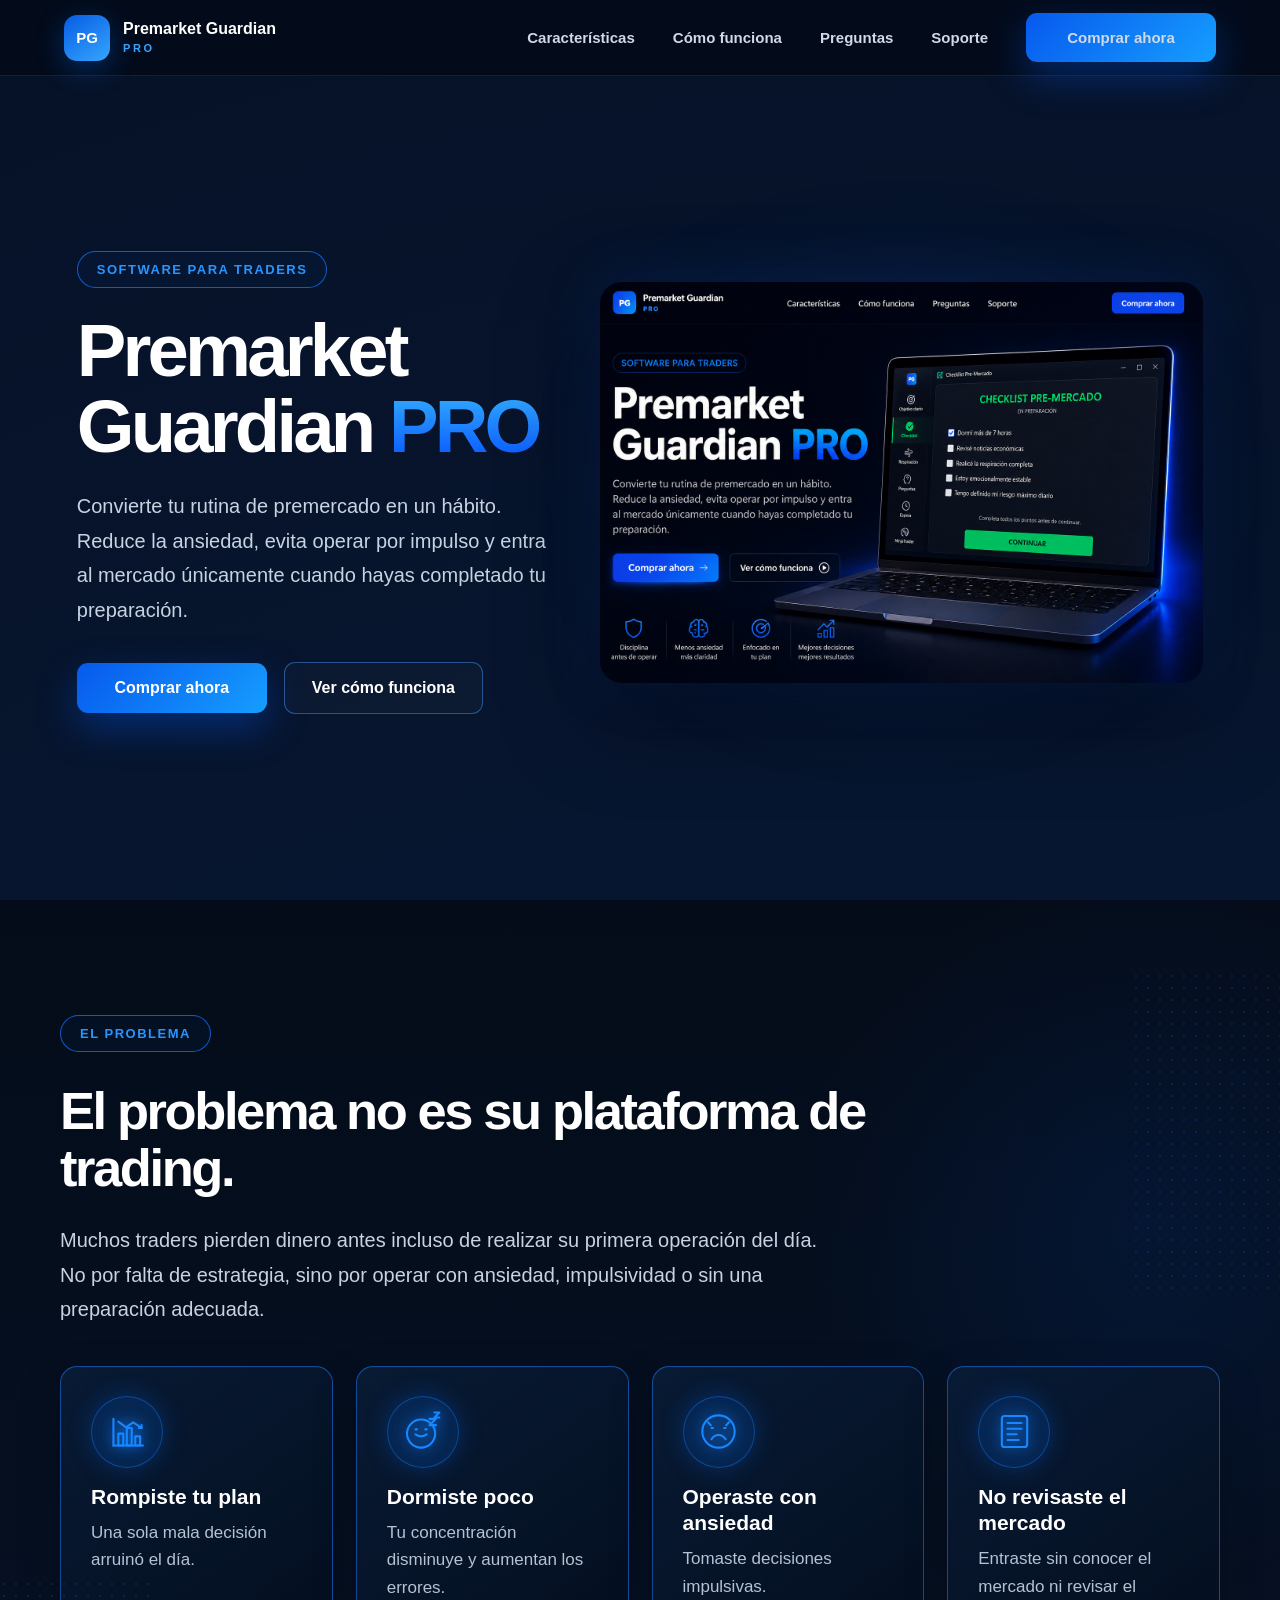
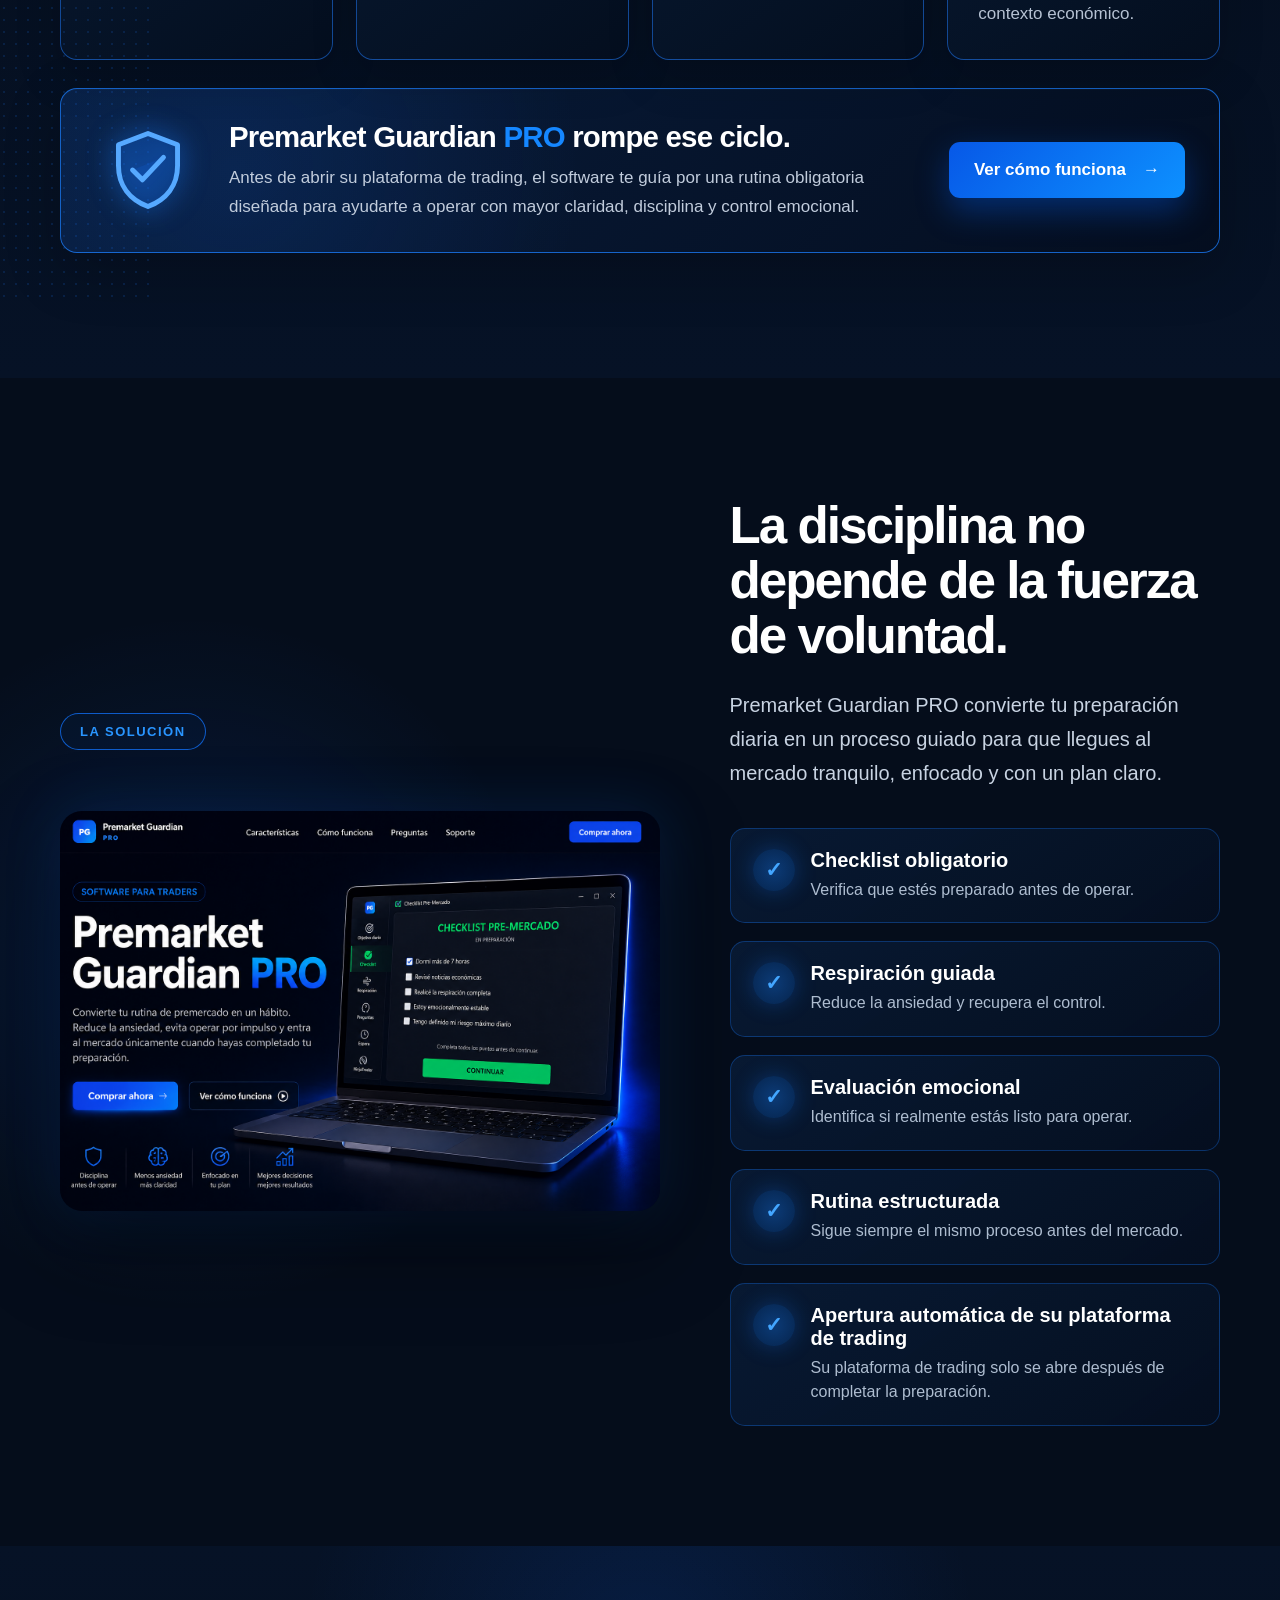
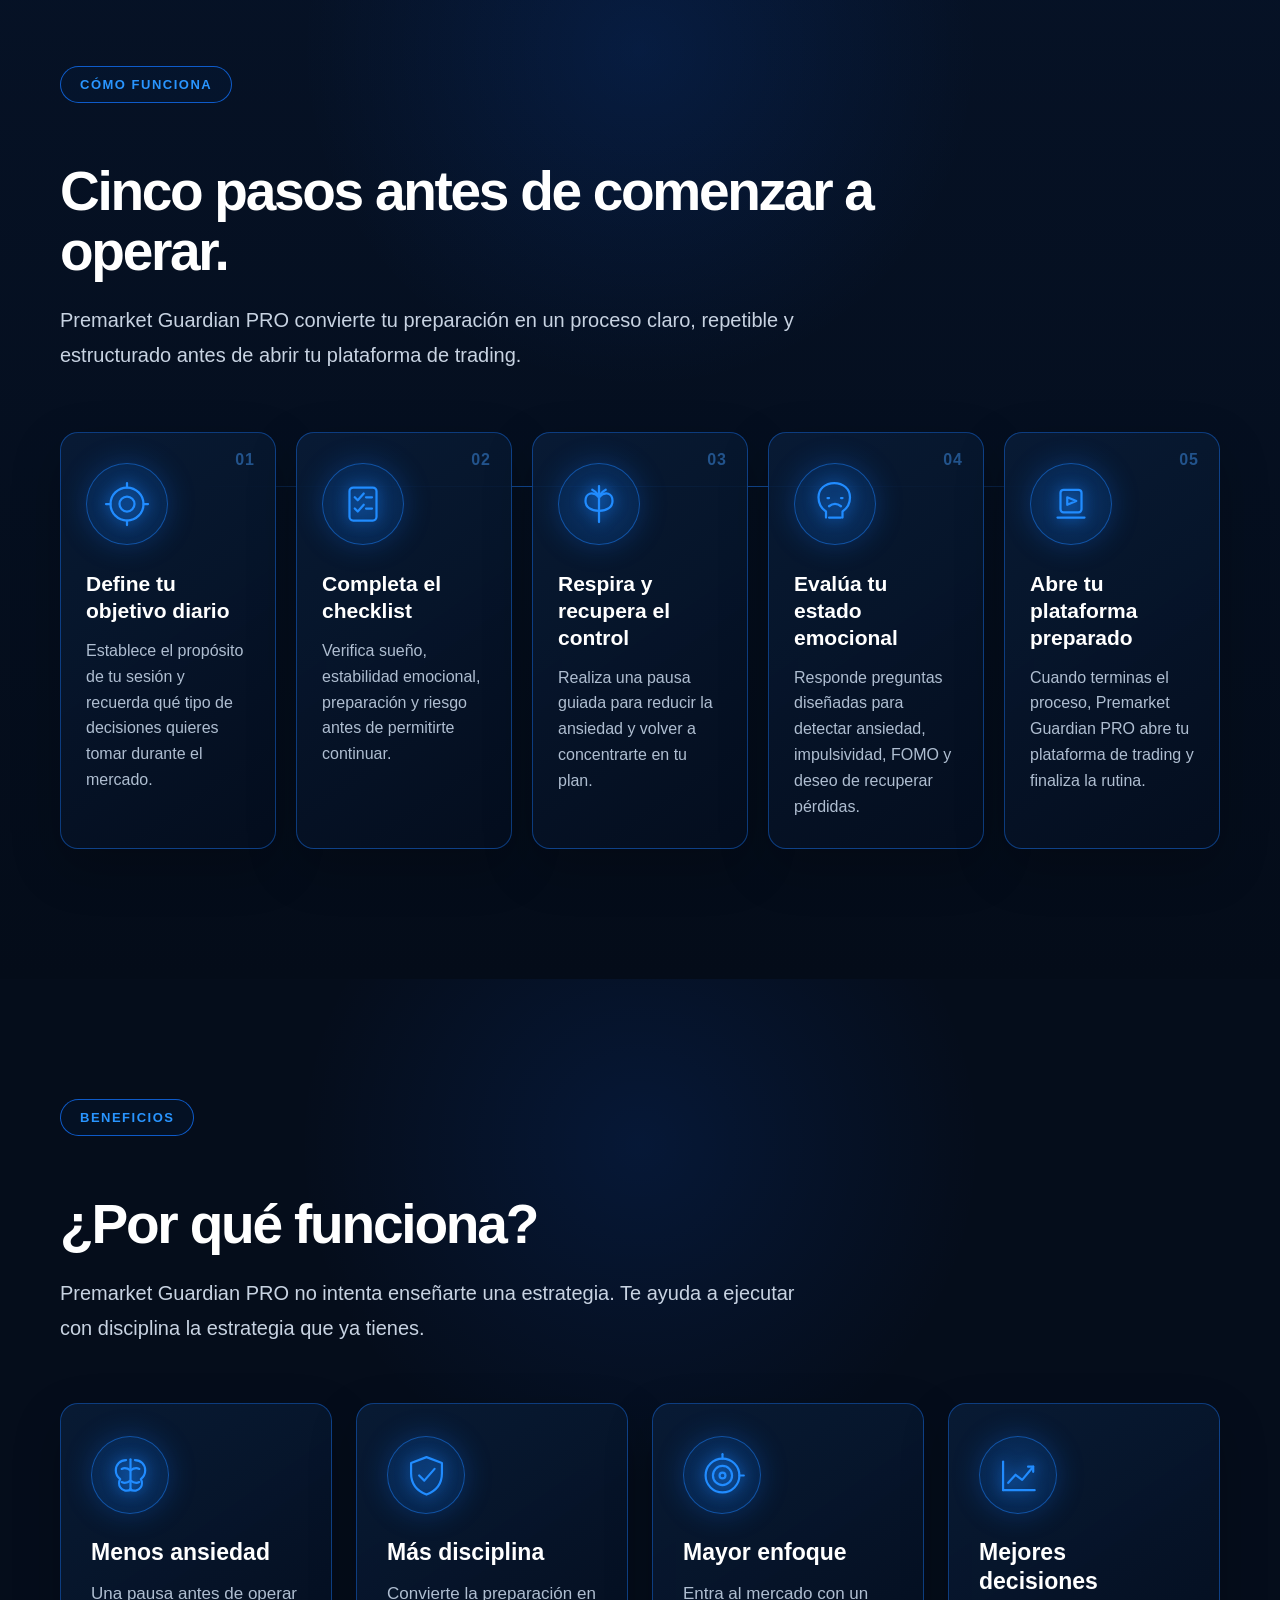
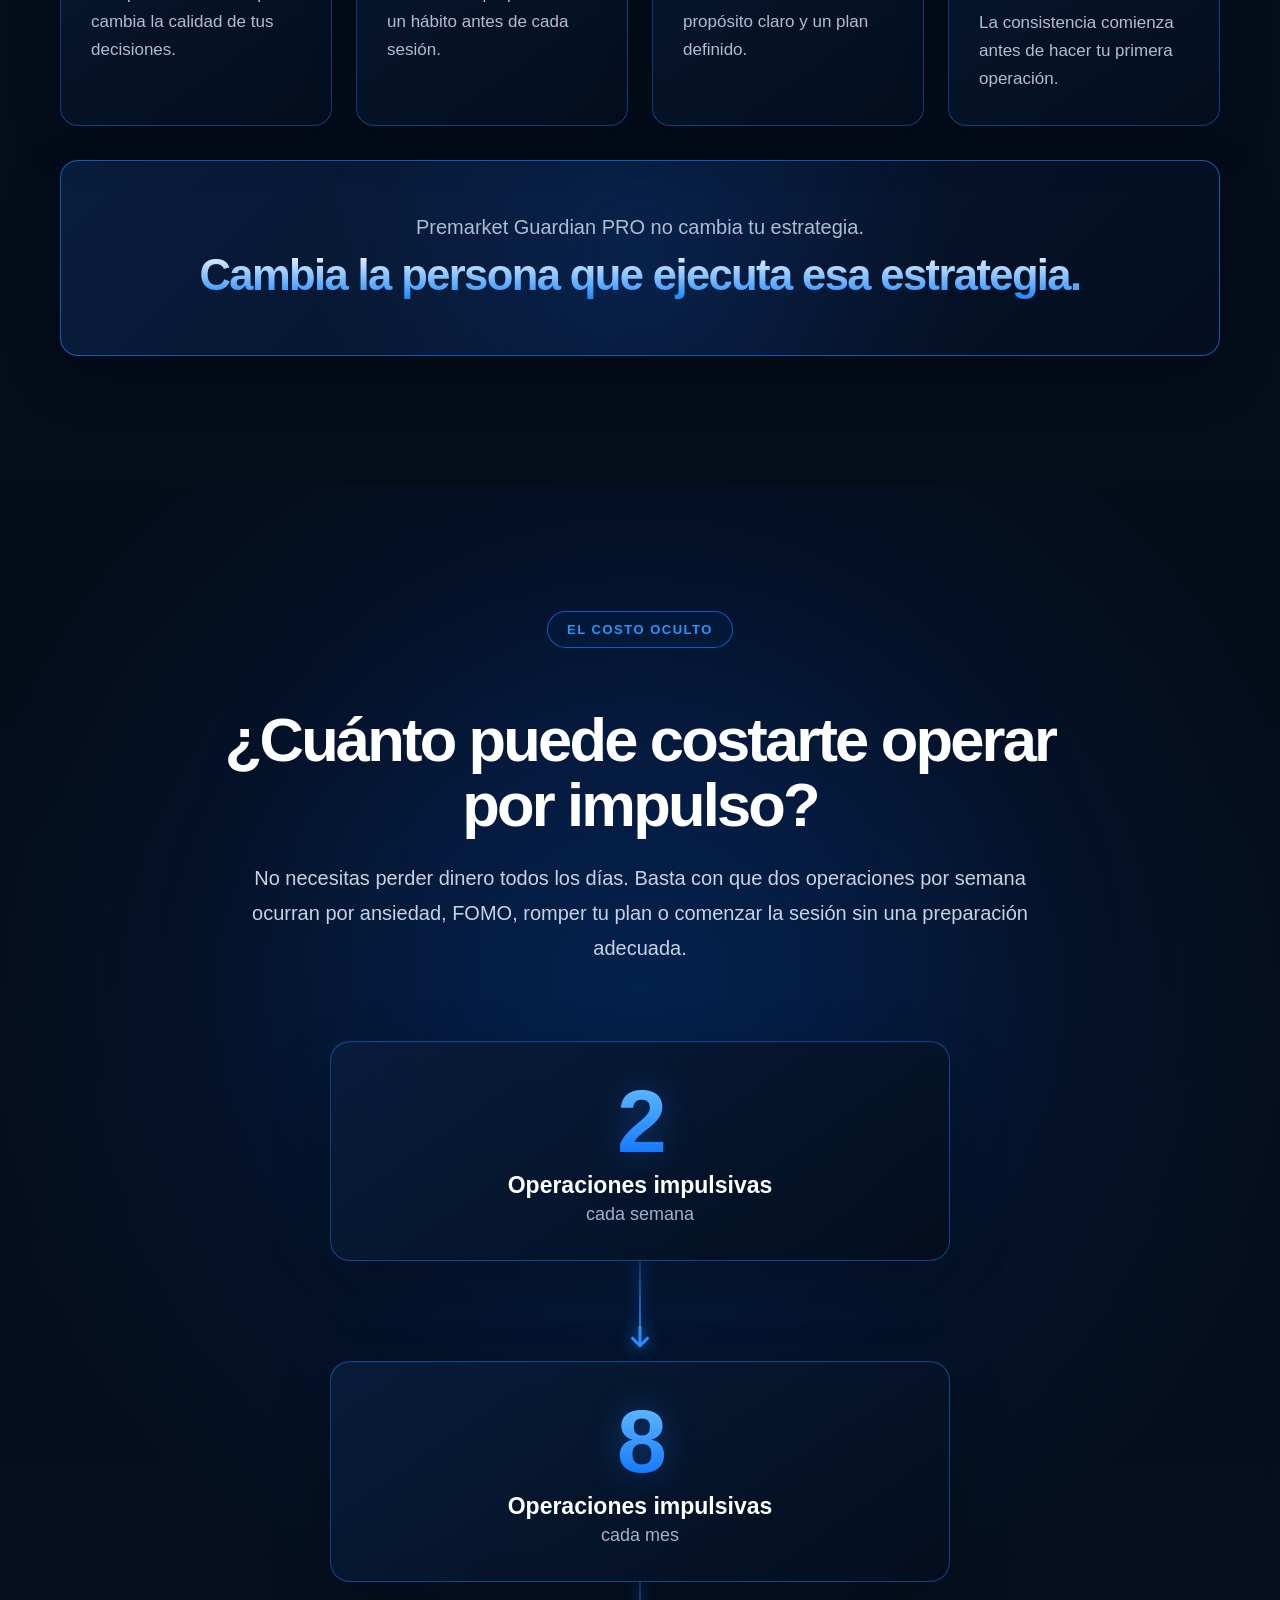
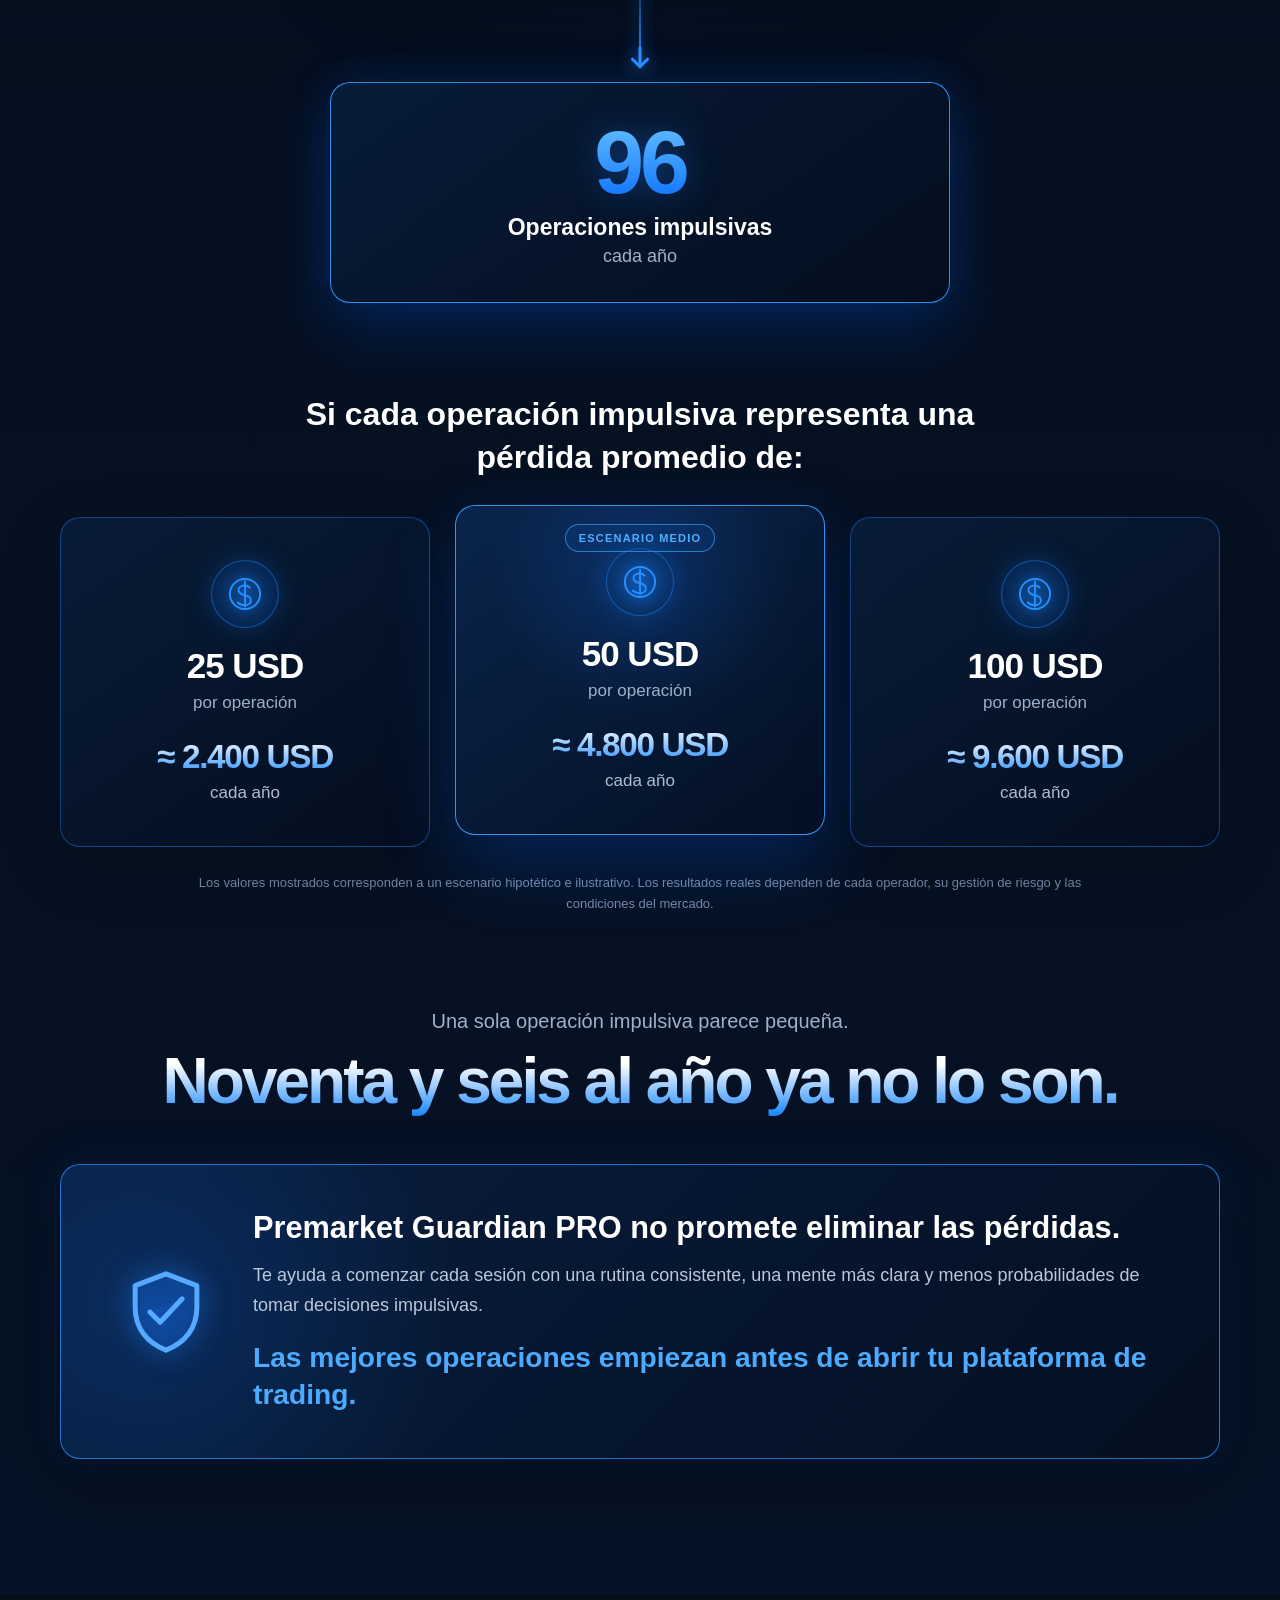
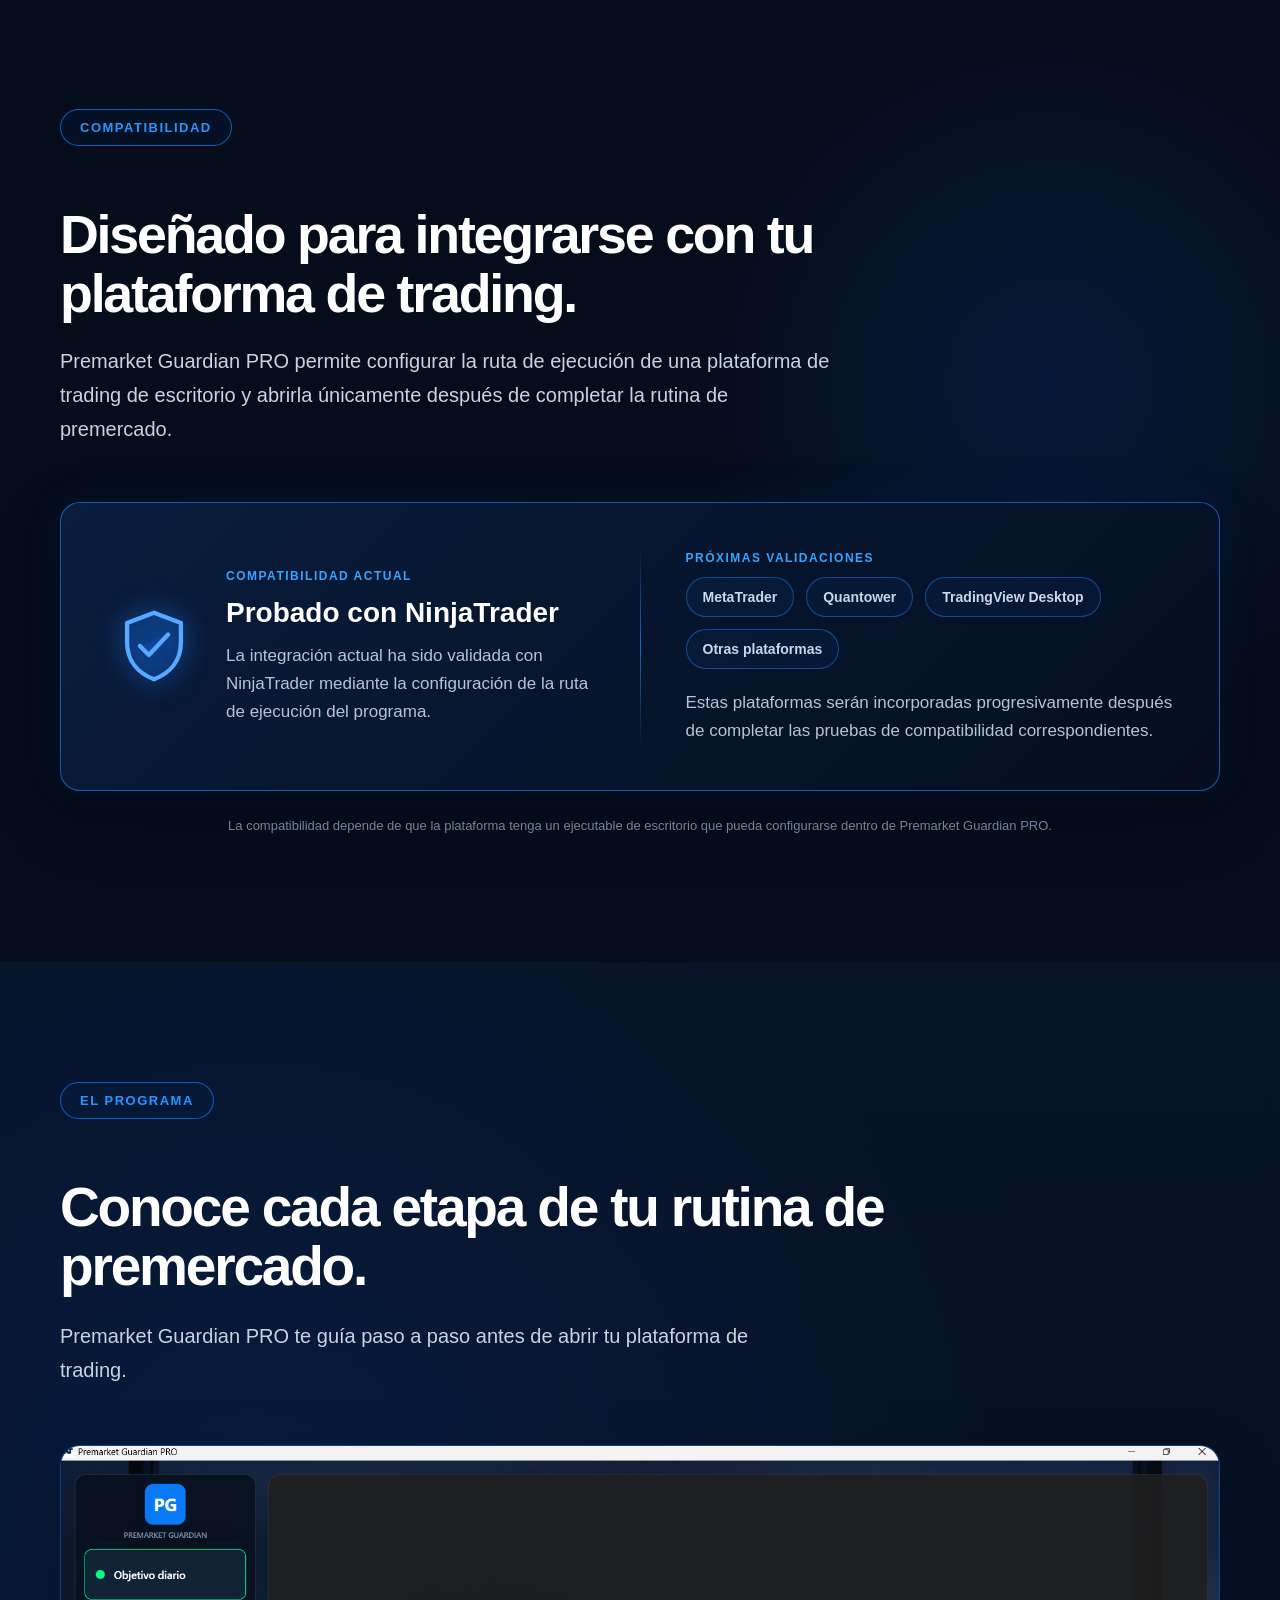
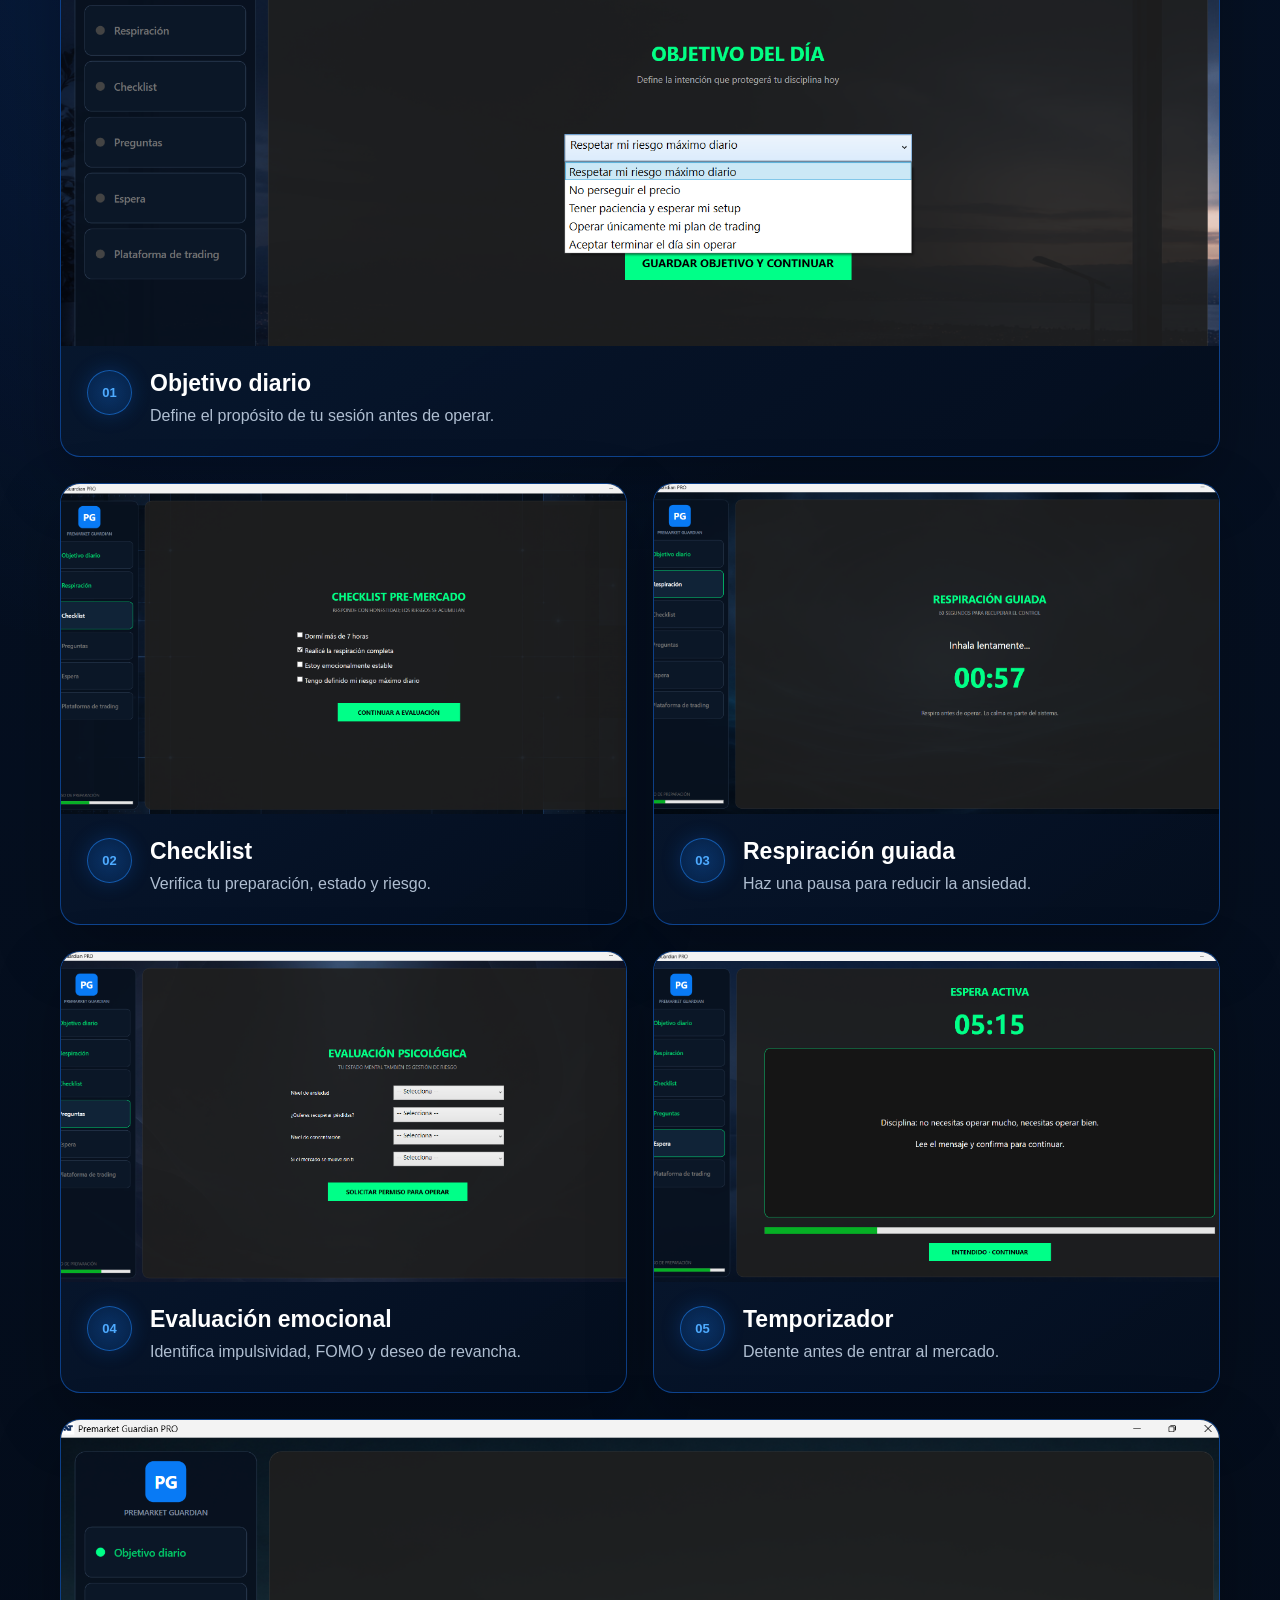
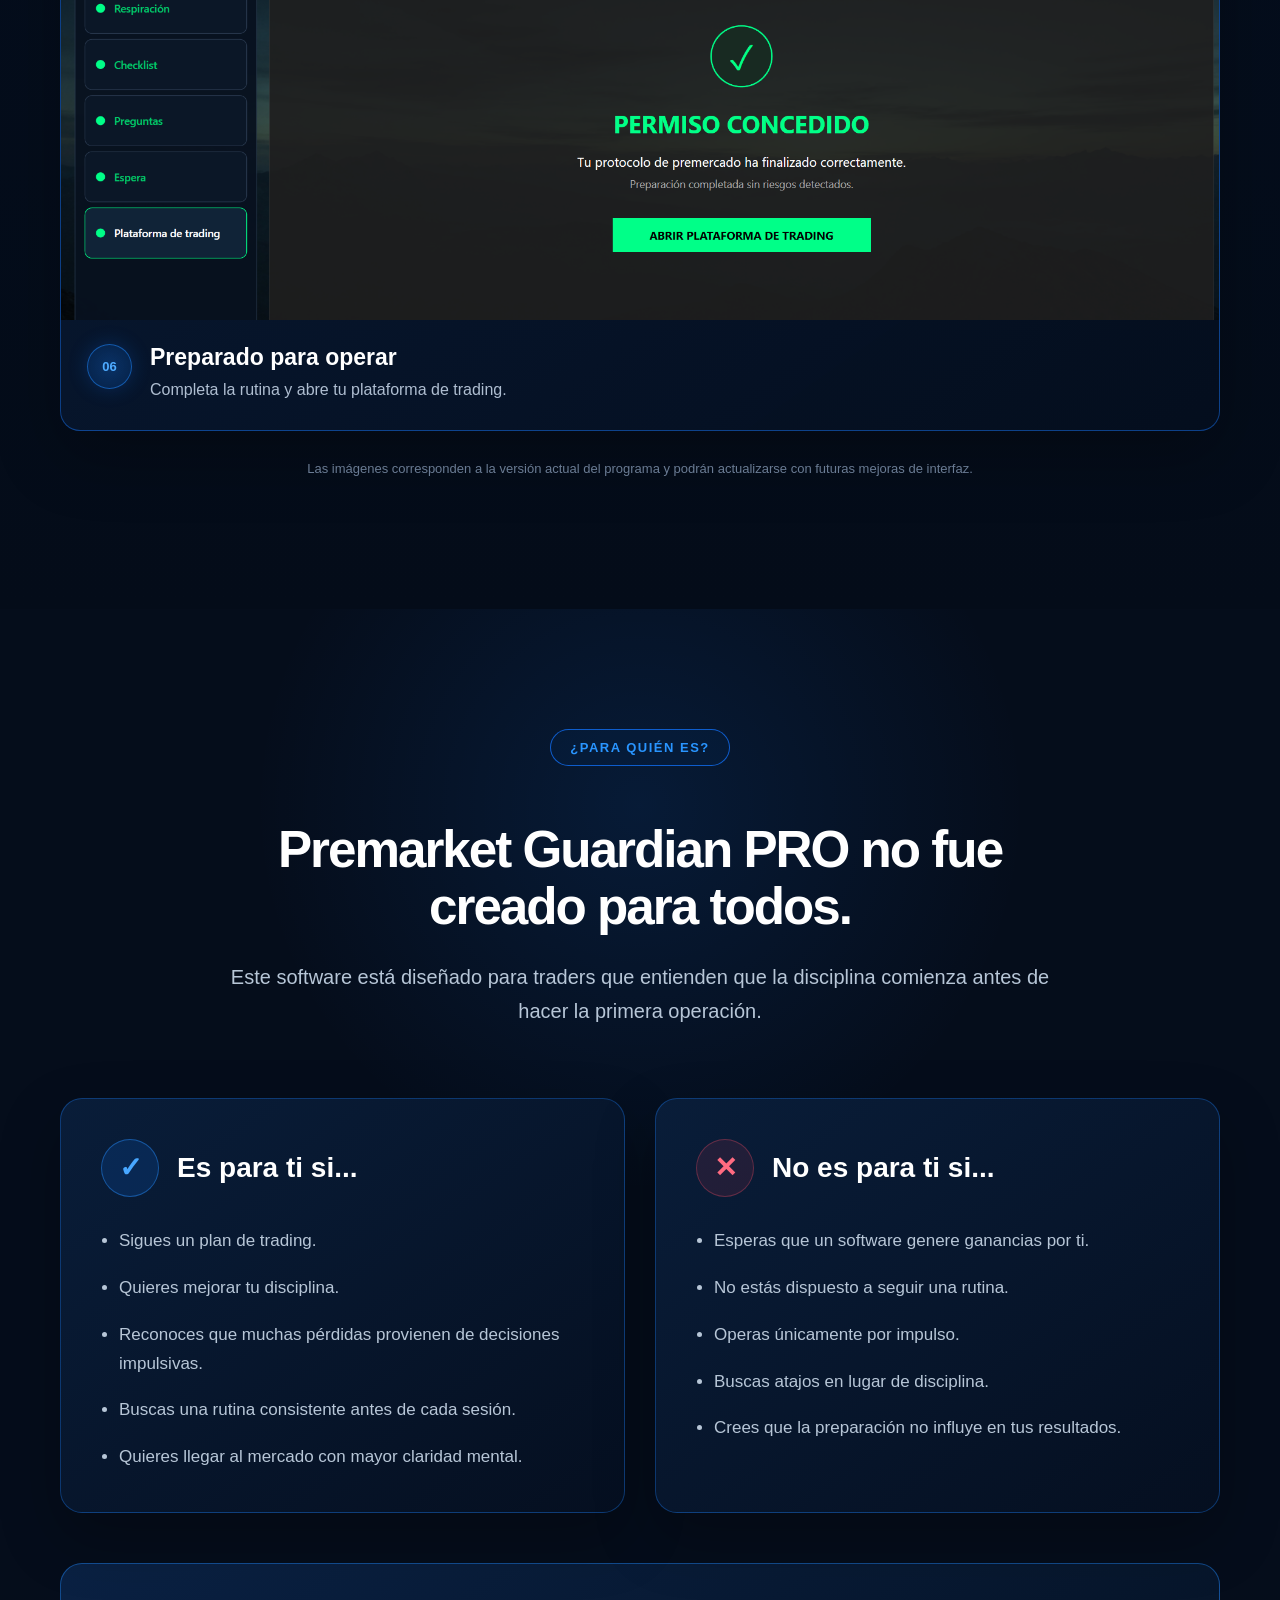
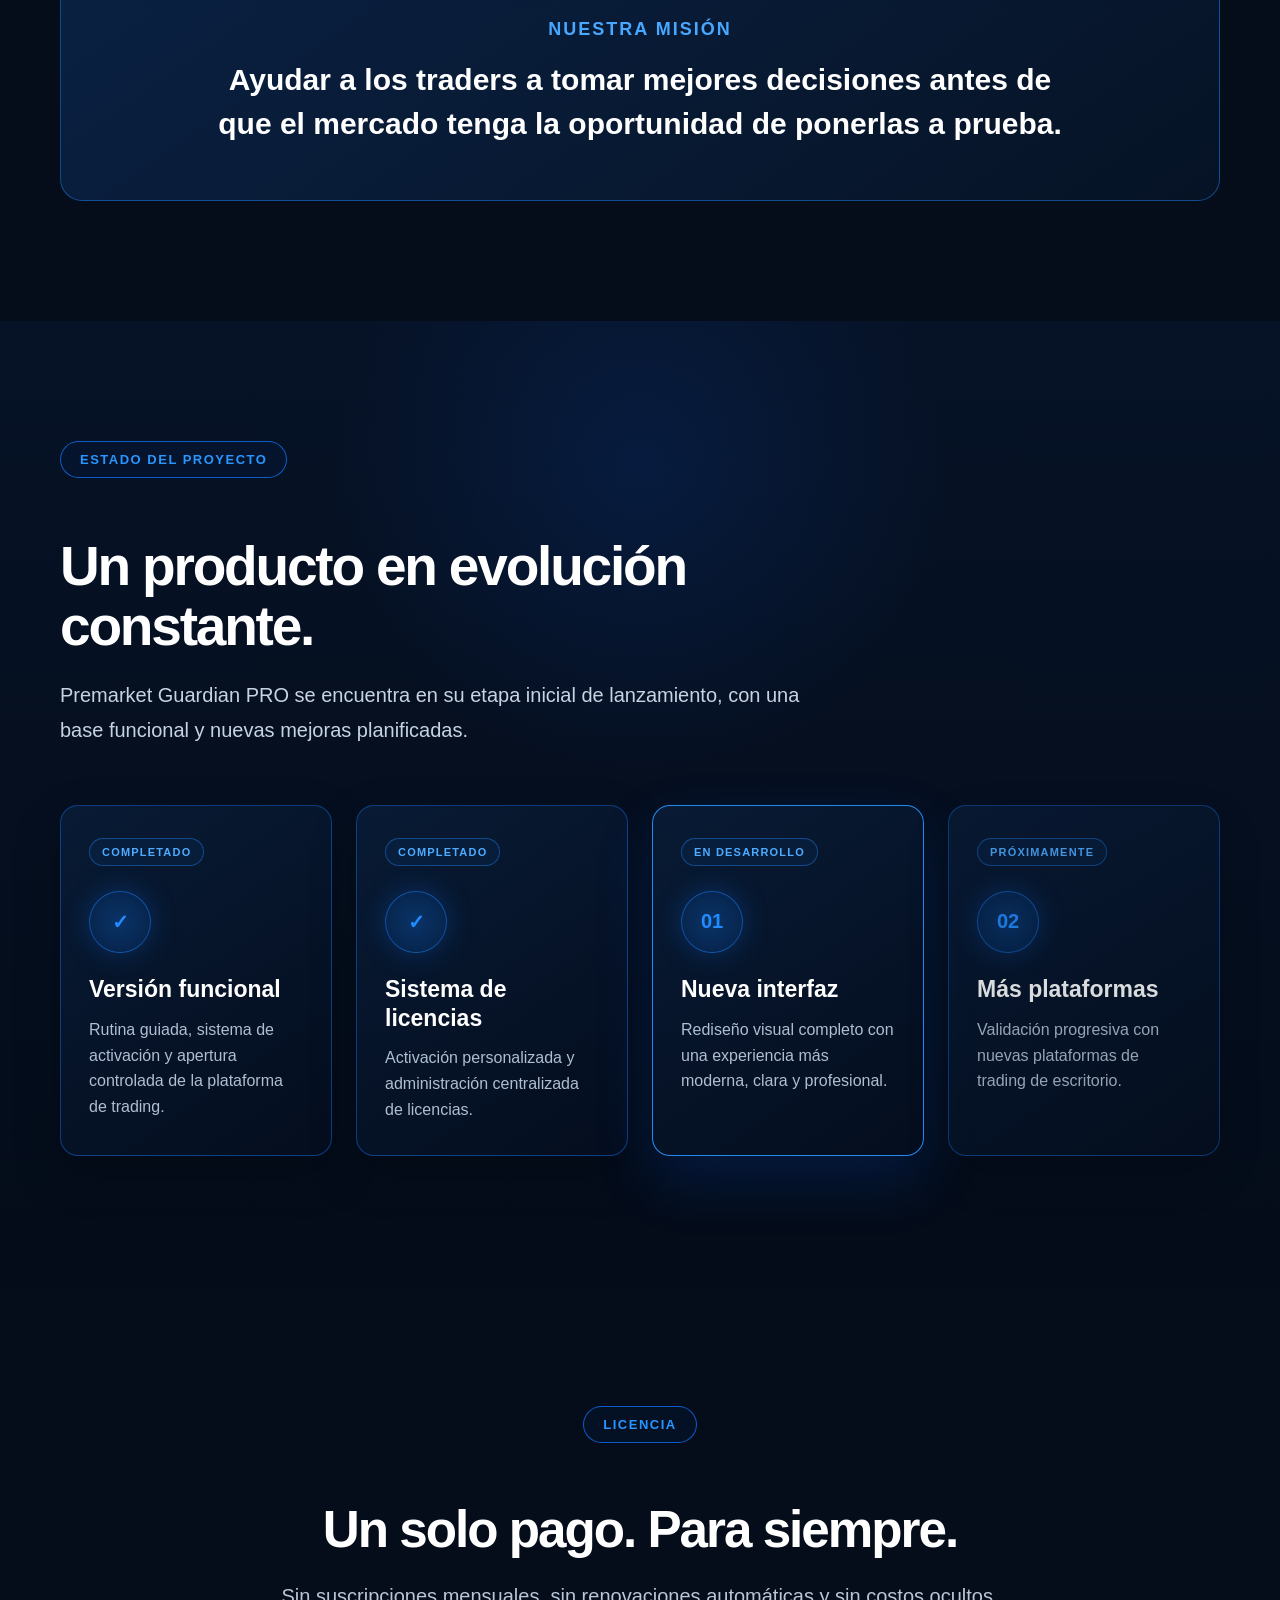
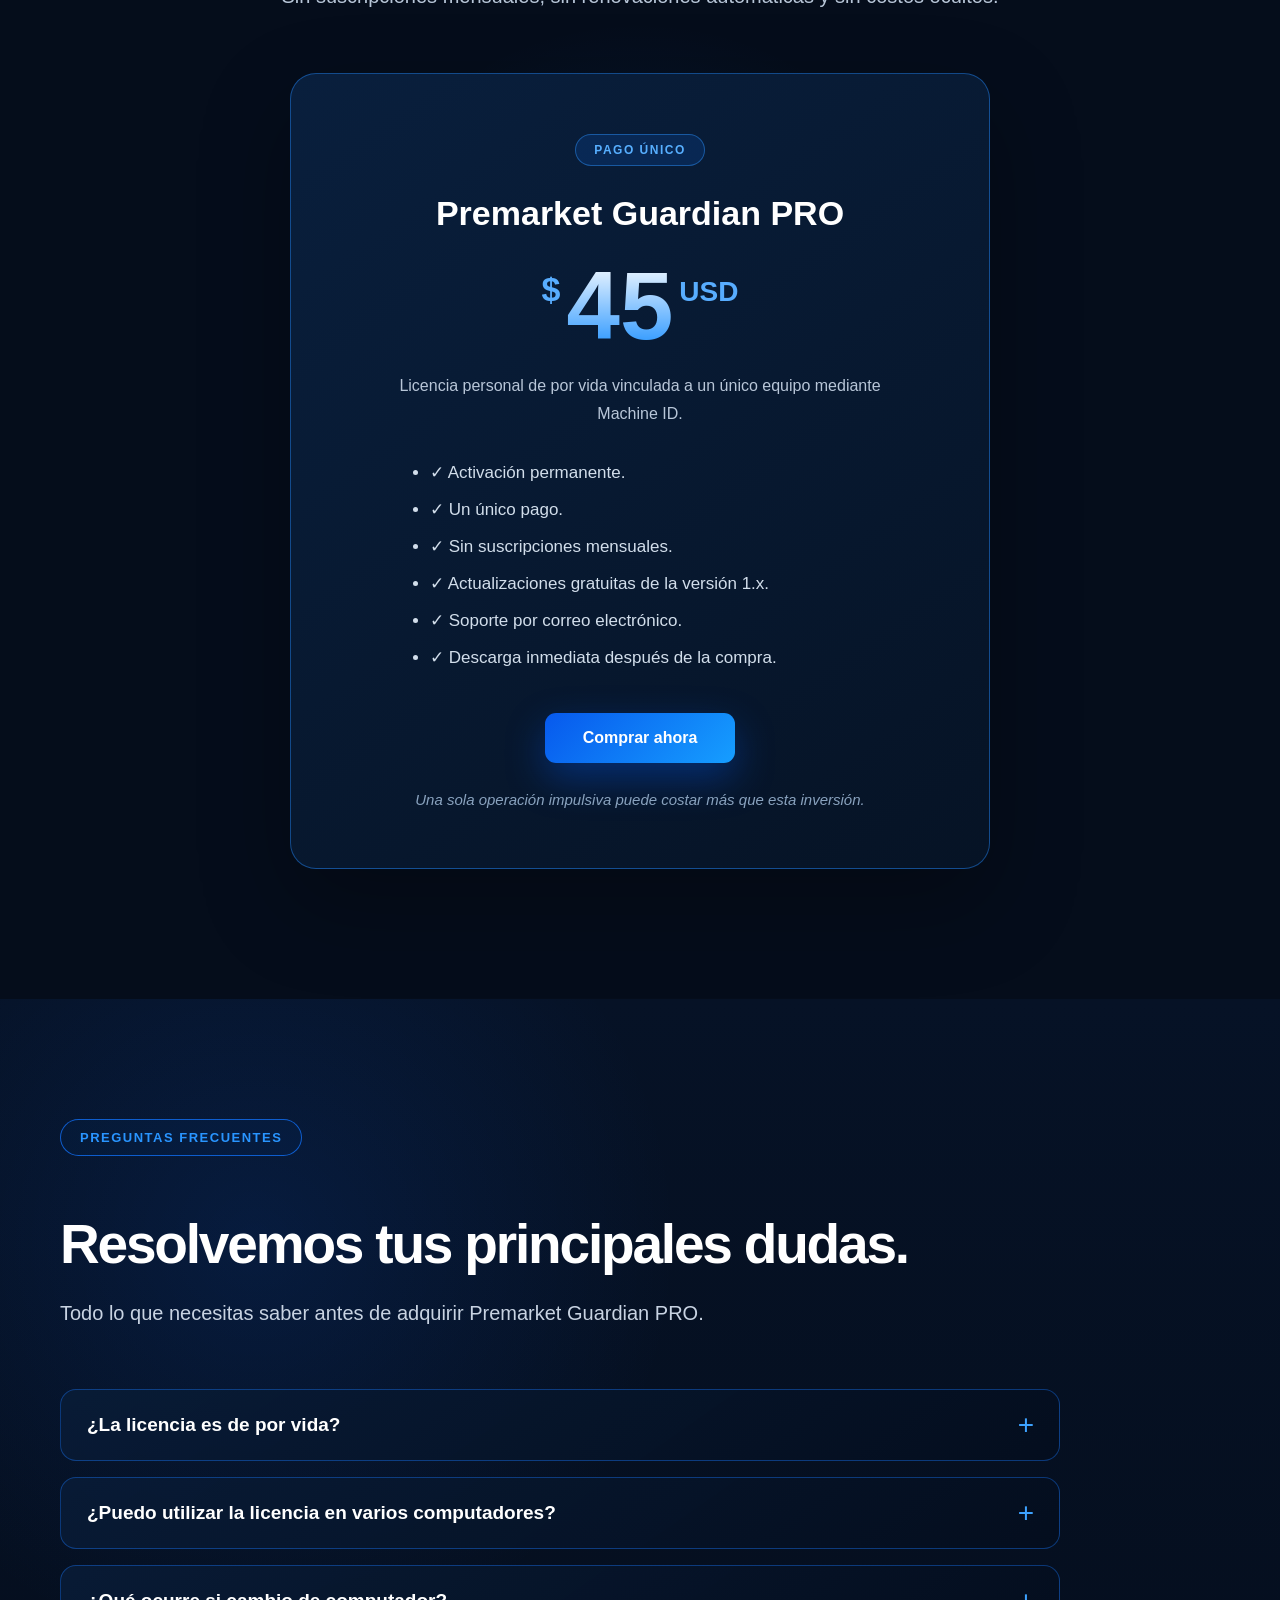
<file: index.html>
<!DOCTYPE html>
<html lang="es">

<head>
    <meta charset="UTF-8">

    <meta name="viewport"
          content="width=device-width, initial-scale=1.0">

    <meta name="description"
          content="Premarket Guardian PRO guía al trader por una rutina estructurada antes de abrir tu plataforma de trading.">

    <title>Premarket Guardian PRO</title>

    <link rel="stylesheet" href="css/style.css">
    <link rel="icon" type="image/x-icon" href="favicon.ico">
    <script src="https://cdn.paddle.com/paddle/v2/paddle.js"></script>
<link rel="icon" type="image/png" sizes="32x32" href="favicon-32x32.png">
<link rel="icon" type="image/png" sizes="16x16" href="favicon-16x16.png">
<link rel="apple-touch-icon" sizes="180x180" href="apple-touch-icon.png">
<link rel="manifest" href="site.webmanifest">
</head>

<body>

    <header class="navbar">

        <a href="#" class="brand">

            <span class="brand-icon">PG</span>

            <span class="brand-text">
                Premarket Guardian
                <strong>PRO</strong>
            </span>

        </a>

        <nav class="nav-links">

            <a href="#caracteristicas">
                Características
            </a>

            <a href="#como-funciona">
                Cómo funciona
            </a>

            <a href="#preguntas">
                Preguntas
            </a>

            <a href="#soporte">
    Soporte
<a
href="#"
class="btn btn-primary paddle-open-button"
>
Comprar ahora
</a>

    </header>

    <main>

        <!-- HERO PRINCIPAL -->

        <section class="hero">

            <div class="hero-content">

                <span class="tag">
                    SOFTWARE PARA TRADERS
                </span>

                <h1>
                    Premarket Guardian
                    <span>PRO</span>
                </h1>

                <p>
                    Convierte tu rutina de premercado en un hábito.
                    Reduce la ansiedad, evita operar por impulso y entra
                    al mercado únicamente cuando hayas completado tu preparación.
                </p>

                <div class="hero-buttons">

                   <a
href="#"
class="btn btn-primary paddle-open-button"
>
Comprar ahora
</a>

                    <a href="#como-funciona" class="btn-secondary">
                        Ver cómo funciona
                    </a>

                </div>

            </div>

            <div class="hero-image">

                <img
                    src="images/hero-mockup.png"
                    alt="Premarket Guardian PRO mostrando el checklist de premercado"
                >

            </div>

        </section>


        <!-- SECCIÓN DEL PROBLEMA -->

        <section class="problem" id="caracteristicas">

            <div class="container">

                <span class="section-tag">
                    EL PROBLEMA
                </span>

                <h2>
                    El problema no es su plataforma de trading.
                </h2>

                <p class="problem-intro">
                    Muchos traders pierden dinero antes incluso de realizar
                    su primera operación del día. No por falta de estrategia,
                    sino por operar con ansiedad, impulsividad o sin una
                    preparación adecuada.
                </p>

         <div class="problem-grid">

    <!-- TARJETA 1: ROMPISTE TU PLAN -->

    <article class="problem-card">

        <div class="problem-icon">

            <svg viewBox="0 0 64 64"
                 aria-hidden="true">

                <path d="M12 52V14"></path>
                <path d="M12 52h42"></path>

                <rect x="19"
                      y="35"
                      width="7"
                      height="17">
                </rect>

                <rect x="31"
                      y="27"
                      width="7"
                      height="25">
                </rect>

                <rect x="43"
                      y="39"
                      width="7"
                      height="13">
                </rect>

                <path d="M19 18l11 8 10-7 12 8"></path>
                <path d="M48 27h4v-4"></path>

            </svg>

        </div>

        <h3>Rompiste tu plan</h3>

        <p>
            Una sola mala decisión arruinó el día.
        </p>

    </article>


    <!-- TARJETA 2: DORMISTE POCO -->

    <article class="problem-card">

        <div class="problem-icon">

            <svg viewBox="0 0 64 64"
                 aria-hidden="true">

                <circle cx="30"
                        cy="35"
                        r="20">
                </circle>

                <path d="M22 36c4 4 12 4 16 0"></path>
                <path d="M22 29h2"></path>
                <path d="M36 29h2"></path>
                <path d="M42 14h9l-9 9h9"></path>
                <path d="M49 5h7l-7 7h7"></path>

            </svg>

        </div>

        <h3>Dormiste poco</h3>

        <p>
            Tu concentración disminuye y aumentan los errores.
        </p>

    </article>


    <!-- TARJETA 3: OPERASTE CON ANSIEDAD -->

    <article class="problem-card">

        <div class="problem-icon">

            <svg viewBox="0 0 64 64"
                 aria-hidden="true">

                <circle cx="32"
                        cy="32"
                        r="23">
                </circle>

                <path d="M22 27h2"></path>
                <path d="M40 27h2"></path>
                <path d="M22 43c5-8 15-8 20 0"></path>
                <path d="M17 19l4 4"></path>
                <path d="M47 19l-4 4"></path>

            </svg>

        </div>

        <h3>Operaste con ansiedad</h3>

        <p>
            Tomaste decisiones impulsivas.
        </p>

    </article>


    <!-- TARJETA 4: NO REVISASTE EL MERCADO -->

    <article class="problem-card">

        <div class="problem-icon">

            <svg viewBox="0 0 64 64"
                 aria-hidden="true">

                <rect x="14"
                      y="10"
                      width="36"
                      height="44"
                      rx="4">
                </rect>

                <path d="M22 20h20"></path>
                <path d="M22 28h20"></path>
                <path d="M22 36h13"></path>
                <path d="M22 44h16"></path>

            </svg>

        </div>

        <h3>No revisaste el mercado</h3>

        <p>
            Entraste sin conocer el mercado ni revisar el contexto económico.
        </p>

    </article>

</div>


                <!-- CAJA DE SOLUCIÓN -->

                <div class="solution-box">

                    <div class="solution-shield">

                        <svg viewBox="0 0 64 64"
                             aria-hidden="true">

                            <path d="M32 6l21 8v15c0 14-8 24-21 29C19 53 11 43 11 29V14z">
                            </path>

                            <path d="M21 32l7 7 15-16">
                            </path>

                        </svg>

                    </div>

                    <div class="solution-content">

                        <h3>
                            Premarket Guardian
                            <span>PRO</span>
                            rompe ese ciclo.
                        </h3>

                        <p>
                            Antes de abrir su plataforma de trading, el software te guía
                            por una rutina obligatoria diseñada para ayudarte
                            a operar con mayor claridad, disciplina y control emocional.
                        </p>

                    </div>

                    <a href="#como-funciona"
                       class="solution-button">

                        Ver cómo funciona
                        <span aria-hidden="true">→</span>

                    </a>

                </div>

            </div>

        </section>
                </section>


        <!-- SECCIÓN DE LA SOLUCIÓN -->

        <section class="solution-section" >

            <div class="container solution-layout">

                <div class="solution-visual">

                    <span class="section-tag">
                        LA SOLUCIÓN
                    </span>

                    <img
                        src="images/hero-mockup.png"
                        alt="Interfaz de Premarket Guardian PRO"
                    >

                </div>

                <div class="solution-details">

                    <h2>
                        La disciplina no depende de la fuerza de voluntad.
                    </h2>

                    <p class="solution-intro">
                        Premarket Guardian PRO convierte tu preparación diaria
                        en un proceso guiado para que llegues al mercado tranquilo,
                        enfocado y con un plan claro.
                    </p>

                    <div class="feature-list">

                        <article class="feature-item">

                            <div class="feature-icon">
                                ✓
                            </div>

                            <div>
                                <h3>Checklist obligatorio</h3>

                                <p>
                                    Verifica que estés preparado antes de operar.
                                </p>
                            </div>

                        </article>

                        <article class="feature-item">

                            <div class="feature-icon">
                                ✓
                            </div>

                            <div>
                                <h3>Respiración guiada</h3>

                                <p>
                                    Reduce la ansiedad y recupera el control.
                                </p>
                            </div>

                        </article>

                        <article class="feature-item">

                            <div class="feature-icon">
                                ✓
                            </div>

                            <div>
                                <h3>Evaluación emocional</h3>

                                <p>
                                    Identifica si realmente estás listo para operar.
                                </p>
                            </div>

                        </article>

                        <article class="feature-item">

                            <div class="feature-icon">
                                ✓
                            </div>

                            <div>
                                <h3>Rutina estructurada</h3>

                                <p>
                                    Sigue siempre el mismo proceso antes del mercado.
                                </p>
                            </div>

                        </article>

                        <article class="feature-item">

                            <div class="feature-icon">
                                ✓
                            </div>

                            <div>
                                <h3>Apertura automática de su plataforma de trading</h3>

                                <p>
                                    Su plataforma de trading solo se abre después de completar la preparación.
                                </p>
                            </div>

                        </article>

                    </div>

                </div>

            </div>

        </section>
<!-- CÓMO FUNCIONA -->

<section class="process-section" id="como-funciona">

    <div class="container">

        <div class="process-heading">

            <span class="section-tag">
                CÓMO FUNCIONA
            </span>

            <h2>
                Cinco pasos antes de comenzar a operar.
            </h2>

            <p>
                Premarket Guardian PRO convierte tu preparación en un proceso
                claro, repetible y estructurado antes de abrir tu plataforma de trading.
            </p>

        </div>

        <div class="process-grid">

            <article class="process-card">

                <div class="process-number">01</div>

                <div class="process-icon">

                    <svg viewBox="0 0 64 64" aria-hidden="true">
                        <circle cx="32" cy="32" r="22"></circle>
                        <circle cx="32" cy="32" r="10"></circle>
                        <path d="M32 10V4"></path>
                        <path d="M54 32h6"></path>
                        <path d="M32 54v6"></path>
                        <path d="M10 32H4"></path>
                    </svg>

                </div>

                <h3>Define tu objetivo diario</h3>

                <p>
                    Establece el propósito de tu sesión y recuerda qué tipo de
                    decisiones quieres tomar durante el mercado.
                </p>

            </article>

            <article class="process-card">

                <div class="process-number">02</div>

                <div class="process-icon">

                    <svg viewBox="0 0 64 64" aria-hidden="true">
                        <rect x="14" y="10" width="36" height="44" rx="5"></rect>
                        <path d="M21 23l4 4 8-9"></path>
                        <path d="M36 23h8"></path>
                        <path d="M21 38l4 4 8-9"></path>
                        <path d="M36 38h8"></path>
                    </svg>

                </div>

                <h3>Completa el checklist</h3>

                <p>
                    Verifica sueño, estabilidad emocional, preparación y riesgo
                    antes de permitirte continuar.
                </p>

            </article>

            <article class="process-card">

                <div class="process-number">03</div>

                <div class="process-icon">

                    <svg viewBox="0 0 64 64" aria-hidden="true">
                        <path d="M32 8v48"></path>
                        <path d="M32 23c-9-9-18-5-18 5 0 8 7 13 18 13"></path>
                        <path d="M32 23c9-9 18-5 18 5 0 8-7 13-18 13"></path>
                        <path d="M23 13c4 2 7 5 9 10"></path>
                        <path d="M41 13c-4 2-7 5-9 10"></path>
                    </svg>

                </div>

                <h3>Respira y recupera el control</h3>

                <p>
                    Realiza una pausa guiada para reducir la ansiedad y volver
                    a concentrarte en tu plan.
                </p>

            </article>

            <article class="process-card">

                <div class="process-number">04</div>

                <div class="process-icon">

                    <svg viewBox="0 0 64 64" aria-hidden="true">
                        <path d="M20 50v-8c-6-4-10-11-10-19 0-11 9-19 21-19s21 8 21 19c0 8-4 15-10 19v8"></path>
                        <path d="M24 50h16"></path>
                        <path d="M22 24h2"></path>
                        <path d="M40 24h2"></path>
                        <path d="M24 35c5-4 11-4 16 0"></path>
                    </svg>

                </div>

                <h3>Evalúa tu estado emocional</h3>

                <p>
                    Responde preguntas diseñadas para detectar ansiedad,
                    impulsividad, FOMO y deseo de recuperar pérdidas.
                </p>

            </article>

            <article class="process-card">

                <div class="process-number">05</div>

                <div class="process-icon">

                    <svg viewBox="0 0 64 64" aria-hidden="true">
                        <path d="M14 50h36"></path>
                        <rect x="18" y="13" width="28" height="30" rx="4"></rect>
                        <path d="M27 23l12 5-12 5z"></path>
                    </svg>

                </div>

                <h3>Abre tu plataforma preparado</h3>

                <p>
                    Cuando terminas el proceso, Premarket Guardian PRO abre
                    tu plataforma de trading y finaliza la rutina.
                </p>

            </article>

        </div>

    </div>

</section>
<!-- BENEFICIOS -->

<section class="benefits-section">

    <div class="container">

        <div class="benefits-header">

            <span class="section-tag">
                BENEFICIOS
            </span>

            <h2>
                ¿Por qué funciona?
            </h2>

            <p>
                Premarket Guardian PRO no intenta enseñarte una estrategia.
                Te ayuda a ejecutar con disciplina la estrategia que ya tienes.
            </p>

        </div>

        <div class="benefits-grid">

            <article class="benefit-card">

                <div class="benefit-icon">

                    <svg viewBox="0 0 64 64" aria-hidden="true">
                        <path d="M26 11c-8 0-14 6-14 14 0 5 2 9 6 12-2 3-2 8 0 11 3 5 10 6 15 3"></path>
                        <path d="M38 11c8 0 14 6 14 14 0 5-2 9-6 12 2 3 2 8 0 11-3 5-10 6-15 3"></path>
                        <path d="M32 10v42"></path>
                        <path d="M20 23c4-2 8-1 12 2"></path>
                        <path d="M44 23c-4-2-8-1-12 2"></path>
                        <path d="M20 41c4 2 8 1 12-2"></path>
                        <path d="M44 41c-4 2-8 1-12-2"></path>
                    </svg>

                </div>

                <h3>Menos ansiedad</h3>

                <p>
                    Una pausa antes de operar cambia la calidad de tus decisiones.
                </p>

            </article>

            <article class="benefit-card">

                <div class="benefit-icon">

                    <svg viewBox="0 0 64 64" aria-hidden="true">
                        <path d="M32 7l21 8v14c0 14-8 24-21 29C19 53 11 43 11 29V15z"></path>
                        <path d="M22 32l7 7 14-16"></path>
                    </svg>

                </div>

                <h3>Más disciplina</h3>

                <p>
                    Convierte la preparación en un hábito antes de cada sesión.
                </p>

            </article>

            <article class="benefit-card">

                <div class="benefit-icon">

                    <svg viewBox="0 0 64 64" aria-hidden="true">
                        <circle cx="32" cy="32" r="23"></circle>
                        <circle cx="32" cy="32" r="13"></circle>
                        <circle cx="32" cy="32" r="4"></circle>
                        <path d="M32 9V3"></path>
                        <path d="M55 32h6"></path>
                    </svg>

                </div>

                <h3>Mayor enfoque</h3>

                <p>
                    Entra al mercado con un propósito claro y un plan definido.
                </p>

            </article>

            <article class="benefit-card">

                <div class="benefit-icon">

                    <svg viewBox="0 0 64 64" aria-hidden="true">
                        <path d="M11 52V13"></path>
                        <path d="M11 52h43"></path>
                        <path d="M18 42l10-11 9 7 15-18"></path>
                        <path d="M45 20h7v7"></path>
                    </svg>

                </div>

                <h3>Mejores decisiones</h3>

                <p>
                    La consistencia comienza antes de hacer tu primera operación.
                </p>

            </article>

        </div>

        <div class="benefits-quote">

            <p>
                Premarket Guardian PRO no cambia tu estrategia.
            </p>

            <h2>
                Cambia la persona que ejecuta esa estrategia.
            </h2>

        </div>

    </div>

</section>
<!-- COSTO DE OPERAR SIN RUTINA -->

<section class="cost-section" id="costo-rutina">

    <div class="container">

        <div class="cost-header">

            <span class="section-tag">
                EL COSTO OCULTO
            </span>

            <h2>
                ¿Cuánto puede costarte operar por impulso?
            </h2>

            <p>
                No necesitas perder dinero todos los días. Basta con que
                dos operaciones por semana ocurran por ansiedad, FOMO,
                romper tu plan o comenzar la sesión sin una preparación adecuada.
            </p>

        </div>

        <div class="cost-timeline">

            <article class="cost-step">

                <div class="cost-number">
                    2
                </div>

                <h3>
                    Operaciones impulsivas
                </h3>

                <p>
                    cada semana
                </p>

            </article>

            <div class="cost-arrow" aria-hidden="true">
                <span></span>
                <svg viewBox="0 0 24 24">
                    <path d="M12 4v14"></path>
                    <path d="M6 13l6 6 6-6"></path>
                </svg>
            </div>

            <article class="cost-step">

                <div class="cost-number">
                    8
                </div>

                <h3>
                    Operaciones impulsivas
                </h3>

                <p>
                    cada mes
                </p>

            </article>

            <div class="cost-arrow" aria-hidden="true">
                <span></span>
                <svg viewBox="0 0 24 24">
                    <path d="M12 4v14"></path>
                    <path d="M6 13l6 6 6-6"></path>
                </svg>
            </div>

            <article class="cost-step cost-step-highlight">

                <div class="cost-number">
                    96
                </div>

                <h3>
                    Operaciones impulsivas
                </h3>

                <p>
                    cada año
                </p>

            </article>

        </div>

        <div class="cost-scenarios-header">

            <h3>
                Si cada operación impulsiva representa una pérdida promedio de:
            </h3>

        </div>

        <div class="cost-scenarios">

            <article class="cost-card">

                <div class="cost-card-icon">

                    <svg viewBox="0 0 64 64" aria-hidden="true">
                        <circle cx="32" cy="32" r="23"></circle>
                        <path d="M39 22c-2-2-5-3-8-3-5 0-9 3-9 7 0 5 4 6 10 8 5 1 9 3 9 8 0 4-4 7-9 7-4 0-8-1-11-4"></path>
                        <path d="M32 13v38"></path>
                    </svg>

                </div>

                <span class="cost-per-operation">
                    25 USD
                </span>

                <p>
                    por operación
                </p>

                <div class="cost-total">
                    ≈ 2.400 USD
                </div>

                <span class="cost-period">
                    cada año
                </span>

            </article>

            <article class="cost-card cost-card-featured">

                <div class="cost-card-label">
                    ESCENARIO MEDIO
                </div>

                <div class="cost-card-icon">

                    <svg viewBox="0 0 64 64" aria-hidden="true">
                        <circle cx="32" cy="32" r="23"></circle>
                        <path d="M39 22c-2-2-5-3-8-3-5 0-9 3-9 7 0 5 4 6 10 8 5 1 9 3 9 8 0 4-4 7-9 7-4 0-8-1-11-4"></path>
                        <path d="M32 13v38"></path>
                    </svg>

                </div>

                <span class="cost-per-operation">
                    50 USD
                </span>

                <p>
                    por operación
                </p>

                <div class="cost-total">
                    ≈ 4.800 USD
                </div>

                <span class="cost-period">
                    cada año
                </span>

            </article>

            <article class="cost-card">

                <div class="cost-card-icon">

                    <svg viewBox="0 0 64 64" aria-hidden="true">
                        <circle cx="32" cy="32" r="23"></circle>
                        <path d="M39 22c-2-2-5-3-8-3-5 0-9 3-9 7 0 5 4 6 10 8 5 1 9 3 9 8 0 4-4 7-9 7-4 0-8-1-11-4"></path>
                        <path d="M32 13v38"></path>
                    </svg>

                </div>

                <span class="cost-per-operation">
                    100 USD
                </span>

                <p>
                    por operación
                </p>

                <div class="cost-total">
                    ≈ 9.600 USD
                </div>

                <span class="cost-period">
                    cada año
                </span>

            </article>

        </div>

        <p class="cost-disclaimer">
            Los valores mostrados corresponden a un escenario hipotético e
            ilustrativo. Los resultados reales dependen de cada operador,
            su gestión de riesgo y las condiciones del mercado.
        </p>

        <div class="cost-impact">

            <p>
                Una sola operación impulsiva parece pequeña.
            </p>

            <h2>
                Noventa y seis al año ya no lo son.
            </h2>

        </div>

        <div class="cost-message">

            <div class="cost-message-icon">

                <svg viewBox="0 0 64 64" aria-hidden="true">
                    <path d="M32 6l21 8v15c0 14-8 24-21 29C19 53 11 43 11 29V14z"></path>
                    <path d="M21 32l7 7 15-16"></path>
                </svg>

            </div>

            <div class="cost-message-content">

                <h3>
                    Premarket Guardian PRO no promete eliminar las pérdidas.
                </h3>

                <p>
                    Te ayuda a comenzar cada sesión con una rutina consistente,
                    una mente más clara y menos probabilidades de tomar
                    decisiones impulsivas.
                </p>

                <strong>
                    Las mejores operaciones empiezan antes de abrir tu plataforma de trading.
                </strong>

            </div>

        </div>

    </div>

</section>
<!-- COMPATIBILIDAD -->

<section class="compatibility-section" id="compatibilidad">

    <div class="container">

        <div class="compatibility-header">

            <span class="section-tag">
                COMPATIBILIDAD
            </span>

            <h2>
                Diseñado para integrarse con tu plataforma de trading.
            </h2>

            <p>
                Premarket Guardian PRO permite configurar la ruta de ejecución
                de una plataforma de trading de escritorio y abrirla únicamente
                después de completar la rutina de premercado.
            </p>

        </div>

        <div class="compatibility-panel">

            <div class="compatibility-status">

                <div class="status-icon">

                    <svg viewBox="0 0 64 64" aria-hidden="true">
                        <path d="M32 6l21 8v15c0 14-8 24-21 29C19 53 11 43 11 29V14z"></path>
                        <path d="M21 32l7 7 15-16"></path>
                    </svg>

                </div>

                <div>

                    <span class="status-label">
                        COMPATIBILIDAD ACTUAL
                    </span>

                    <h3>
                        Probado con NinjaTrader
                    </h3>

                    <p>
                        La integración actual ha sido validada con NinjaTrader
                        mediante la configuración de la ruta de ejecución del programa.
                    </p>

                </div>

            </div>

            <div class="compatibility-divider"></div>

            <div class="compatibility-future">

                <span class="status-label">
                    PRÓXIMAS VALIDACIONES
                </span>

                <div class="platform-list">

                    <span>MetaTrader</span>
                    <span>Quantower</span>
                    <span>TradingView Desktop</span>
                    <span>Otras plataformas</span>

                </div>

                <p>
                    Estas plataformas serán incorporadas progresivamente después
                    de completar las pruebas de compatibilidad correspondientes.
                </p>

            </div>

        </div>

        <p class="compatibility-note">
            La compatibilidad depende de que la plataforma tenga un ejecutable
            de escritorio que pueda configurarse dentro de Premarket Guardian PRO.
        </p>

    </div>

</section>
<!-- GALERÍA DEL PROGRAMA -->

<section class="gallery-section" id="galeria">

    <div class="container">

        <div class="gallery-header">

            <span class="section-tag">
                EL PROGRAMA
            </span>

            <h2>
                Conoce cada etapa de tu rutina de premercado.
            </h2>

            <p>
                Premarket Guardian PRO te guía paso a paso antes de abrir
                tu plataforma de trading.
            </p>

        </div>

        <div class="gallery-grid">

            <article class="gallery-card gallery-card-large">

                <img
                    src="images/screenshots/objetivo.png"
                    alt="Pantalla de objetivo diario de Premarket Guardian PRO"
                >

                <div class="gallery-caption">
                    <span>01</span>

                    <div>
                        <h3>Objetivo diario</h3>
                        <p>Define el propósito de tu sesión antes de operar.</p>
                    </div>
                </div>

            </article>

            <article class="gallery-card">

                <img
                    src="images/screenshots/checklist.png"
                    alt="Checklist de premercado"
                >

                <div class="gallery-caption">
                    <span>02</span>

                    <div>
                        <h3>Checklist</h3>
                        <p>Verifica tu preparación, estado y riesgo.</p>
                    </div>
                </div>

            </article>

            <article class="gallery-card">

                <img
                    src="images/screenshots/respiracion.png"
                    alt="Respiración guiada"
                >

                <div class="gallery-caption">
                    <span>03</span>

                    <div>
                        <h3>Respiración guiada</h3>
                        <p>Haz una pausa para reducir la ansiedad.</p>
                    </div>
                </div>

            </article>

            <article class="gallery-card">

                <img
                    src="images/screenshots/preguntas.png"
                    alt="Evaluación emocional"
                >

                <div class="gallery-caption">
                    <span>04</span>

                    <div>
                        <h3>Evaluación emocional</h3>
                        <p>Identifica impulsividad, FOMO y deseo de revancha.</p>
                    </div>
                </div>

            </article>

            <article class="gallery-card">

                <img
                    src="images/screenshots/temporizador.png"
                    alt="Temporizador de espera"
                >

                <div class="gallery-caption">
                    <span>05</span>

                    <div>
                        <h3>Temporizador</h3>
                        <p>Detente antes de entrar al mercado.</p>
                    </div>
                </div>

            </article>

            <article class="gallery-card gallery-card-wide">

                <img
                    src="images/screenshots/final.png"
                    alt="Apertura de la plataforma de trading"
                >

                <div class="gallery-caption">
                    <span>06</span>

                    <div>
                        <h3>Preparado para operar</h3>
                        <p>
                            Completa la rutina y abre tu plataforma de trading.
                        </p>
                    </div>
                </div>

            </article>

        </div>

        <p class="gallery-note">
            Las imágenes corresponden a la versión actual del programa y
            podrán actualizarse con futuras mejoras de interfaz.
        </p>

    </div>

</section>
<!-- PARA QUIÉN ES -->

<section class="audience-section" id="para-quien">

    <div class="container">

        <div class="audience-header">

            <span class="section-tag">
                ¿PARA QUIÉN ES?
            </span>

            <h2>
                Premarket Guardian PRO no fue creado para todos.
            </h2>

            <p>
                Este software está diseñado para traders que entienden que
                la disciplina comienza antes de hacer la primera operación.
            </p>

        </div>

        <div class="audience-grid">

            <article class="audience-card positive">

                <div class="audience-title">

                    <span class="audience-symbol">✓</span>

                    <h3>
                        Es para ti si...
                    </h3>

                </div>

                <ul>

                    <li>Sigues un plan de trading.</li>

                    <li>Quieres mejorar tu disciplina.</li>

                    <li>Reconoces que muchas pérdidas provienen de decisiones impulsivas.</li>

                    <li>Buscas una rutina consistente antes de cada sesión.</li>

                    <li>Quieres llegar al mercado con mayor claridad mental.</li>

                </ul>

            </article>

            <article class="audience-card negative">

                <div class="audience-title">

                    <span class="audience-symbol">✕</span>

                    <h3>
                        No es para ti si...
                    </h3>

                </div>

                <ul>

                    <li>Esperas que un software genere ganancias por ti.</li>

                    <li>No estás dispuesto a seguir una rutina.</li>

                    <li>Operas únicamente por impulso.</li>

                    <li>Buscas atajos en lugar de disciplina.</li>

                    <li>Crees que la preparación no influye en tus resultados.</li>

                </ul>

            </article>

        </div>

        <div class="mission-box">

            <h3>
                Nuestra misión
            </h3>

            <p>

                Ayudar a los traders a tomar mejores decisiones antes de que
                el mercado tenga la oportunidad de ponerlas a prueba.

            </p>

        </div>

    </div>

</section>
<!-- ESTADO DEL PROYECTO -->

<section class="roadmap-section" id="roadmap">

    <div class="container">

        <div class="roadmap-header">

            <span class="section-tag">
                ESTADO DEL PROYECTO
            </span>

            <h2>
                Un producto en evolución constante.
            </h2>

            <p>
                Premarket Guardian PRO se encuentra en su etapa inicial de
                lanzamiento, con una base funcional y nuevas mejoras planificadas.
            </p>

        </div>

        <div class="roadmap-panel">

            <article class="roadmap-item completed">

                <span class="roadmap-status">COMPLETADO</span>

                <div class="roadmap-icon">
                    ✓
                </div>

                <h3>Versión funcional</h3>

                <p>
                    Rutina guiada, sistema de activación y apertura controlada
                    de la plataforma de trading.
                </p>

            </article>

            <article class="roadmap-item completed">

                <span class="roadmap-status">COMPLETADO</span>

                <div class="roadmap-icon">
                    ✓
                </div>

                <h3>Sistema de licencias</h3>

                <p>
                    Activación personalizada y administración centralizada
                    de licencias.
                </p>

            </article>

            <article class="roadmap-item current">

                <span class="roadmap-status">EN DESARROLLO</span>

                <div class="roadmap-icon">
                    01
                </div>

                <h3>Nueva interfaz</h3>

                <p>
                    Rediseño visual completo con una experiencia más moderna,
                    clara y profesional.
                </p>

            </article>

            <article class="roadmap-item future">

                <span class="roadmap-status">PRÓXIMAMENTE</span>

                <div class="roadmap-icon">
                    02
                </div>

                <h3>Más plataformas</h3>

                <p>
                    Validación progresiva con nuevas plataformas de trading
                    de escritorio.
                </p>

            </article>

        </div>

    </div>

</section>
<!-- PRECIO -->

<section class="pricing-section" id="comprar">

    <div class="container">

        <div class="pricing-header">

            <span class="section-tag">
                LICENCIA
            </span>

            <h2>
                Un solo pago. Para siempre.
            </h2>

            <p>
                Sin suscripciones mensuales, sin renovaciones automáticas y
                sin costos ocultos.
            </p>

        </div>

        <div class="pricing-card">

            <div class="pricing-badge">
                PAGO ÚNICO
            </div>

            <h3>

                Premarket Guardian PRO

            </h3>

            <div class="price">

                <span class="currency">$</span>

                <span class="amount">45</span>

                <span class="usd">USD</span>

            </div>

            <p class="price-description">

                Licencia personal de por vida
                vinculada a un único equipo mediante Machine ID.

            </p>

            <ul class="pricing-features">

                <li>✓ Activación permanente.</li>

                <li>✓ Un único pago.</li>

                <li>✓ Sin suscripciones mensuales.</li>

                <li>✓ Actualizaciones gratuitas de la versión 1.x.</li>

                <li>✓ Soporte por correo electrónico.</li>

                <li>✓ Descarga inmediata después de la compra.</li>

            </ul>

           <a
href="#"
class="btn btn-primary paddle-open-button"
>
Comprar ahora
</a>

            <p class="pricing-note">

                Una sola operación impulsiva puede costar más que esta inversión.

            </p>

        </div>

    </div>

</section>
<!-- PREGUNTAS FRECUENTES -->

<section class="faq-section" id="preguntas">

    <div class="container">

        <div class="faq-header">

            <span class="section-tag">
                PREGUNTAS FRECUENTES
            </span>

            <h2>
                Resolvemos tus principales dudas.
            </h2>

            <p>
                Todo lo que necesitas saber antes de adquirir
                Premarket Guardian PRO.
            </p>

        </div>

        <div class="faq-list">

            <details class="faq-item">

                <summary>
                    ¿La licencia es de por vida?
                </summary>

                <p>
                    Sí. Realizas un único pago de 45 USD y recibes una licencia
                    permanente vinculada al Machine ID de un equipo.
                </p>

            </details>

            <details class="faq-item">

                <summary>
                    ¿Puedo utilizar la licencia en varios computadores?
                </summary>

                <p>
                    No. Cada licencia es personal y queda asociada a un único
                    equipo mediante su Machine ID.
                </p>

            </details>

            <details class="faq-item">

                <summary>
                    ¿Qué ocurre si cambio de computador?
                </summary>

                <p>
                    Deberás comunicarte con soporte para revisar el cambio de
                    equipo y el proceso correspondiente de reactivación.
                </p>

            </details>

            <details class="faq-item">

                <summary>
                    ¿Con qué plataformas funciona actualmente?
                </summary>

                <p>
                    La versión actual ha sido probada con NinjaTrader. Se
                    realizarán validaciones progresivas con otras plataformas
                    de trading de escritorio.
                </p>

            </details>

            <details class="faq-item">

                <summary>
                    ¿Premarket Guardian PRO genera señales de trading?
                </summary>

                <p>
                    No. El programa no genera señales, recomendaciones de
                    inversión ni estrategias. Su función es guiarte por una
                    rutina de preparación antes de operar.
                </p>

            </details>

            <details class="faq-item">

                <summary>
                    ¿El programa garantiza ganancias?
                </summary>

                <p>
                    No. Premarket Guardian PRO no garantiza resultados
                    financieros. Su objetivo es ayudarte a mejorar tu
                    preparación, disciplina y control antes de operar.
                </p>

            </details>

            <details class="faq-item">

                <summary>
                    ¿Cómo recibo mi licencia?
                </summary>

                <p>
                    Después de realizar el pago, recibirás las instrucciones
                    para solicitar tu licencia al correo de soporte. Una vez
                    verificada la compra, se enviará la licencia personalizada.
                </p>

            </details>

            <details class="faq-item">

                <summary>
                    ¿Cómo contacto al soporte?
                </summary>

                <p>
                    Puedes escribir a soporte@premarketguardian.com.
                </p>

            </details>

        </div>

    </div>

</section>
    </main>
<script src="js/script.js"></script>
<!-- FOOTER -->

<footer class="footer" id="soporte">

    <div class="container footer-content">

        <div class="footer-brand">

            <a href="#" class="brand">

                <span class="brand-icon">PG</span>

                <span class="brand-text">
                    Premarket Guardian
                    <strong>PRO</strong>
                </span>

            </a>

            <p>
                Preparación, disciplina y control antes de abrir
                tu plataforma de trading.
            </p>

        </div>

        <div class="footer-links">

            <div>

                <h3>Producto</h3>

                <a href="#caracteristicas">Características</a>
                <a href="#como-funciona">Cómo funciona</a>
                <a href="#compatibilidad">Compatibilidad</a>
                
               <a href="#"
class="btn btn-primary paddle-open-button"
>
Comprar ahora
</a>

            </div>

            <div>

                <h3>Soporte</h3>

<a href="mailto:soporte@premarketguardian.com">
    Correo de soporte
</a>

<a href="privacidad.html">
    Política de Privacidad
</a>

<a href="terminos.html">
    Términos y Condiciones
</a>

<a href="reembolsos.html">
    Política de Reembolsos
</a>

<a href="contacto.html">
    Contacto
</a>

<a href="#preguntas">
    Preguntas frecuentes
</a>

            </div>

        </div>

    </div>

    <div class="container footer-bottom">

        <p>
            © 2026 Premarket Guardian. Todos los derechos reservados.
        </p>

        <p>
            Premarket Guardian PRO no proporciona señales ni asesoría financiera.
        </p>

    </div>

</footer>

    <script src="js/script.js"></script>

</body>

</html>
</file>
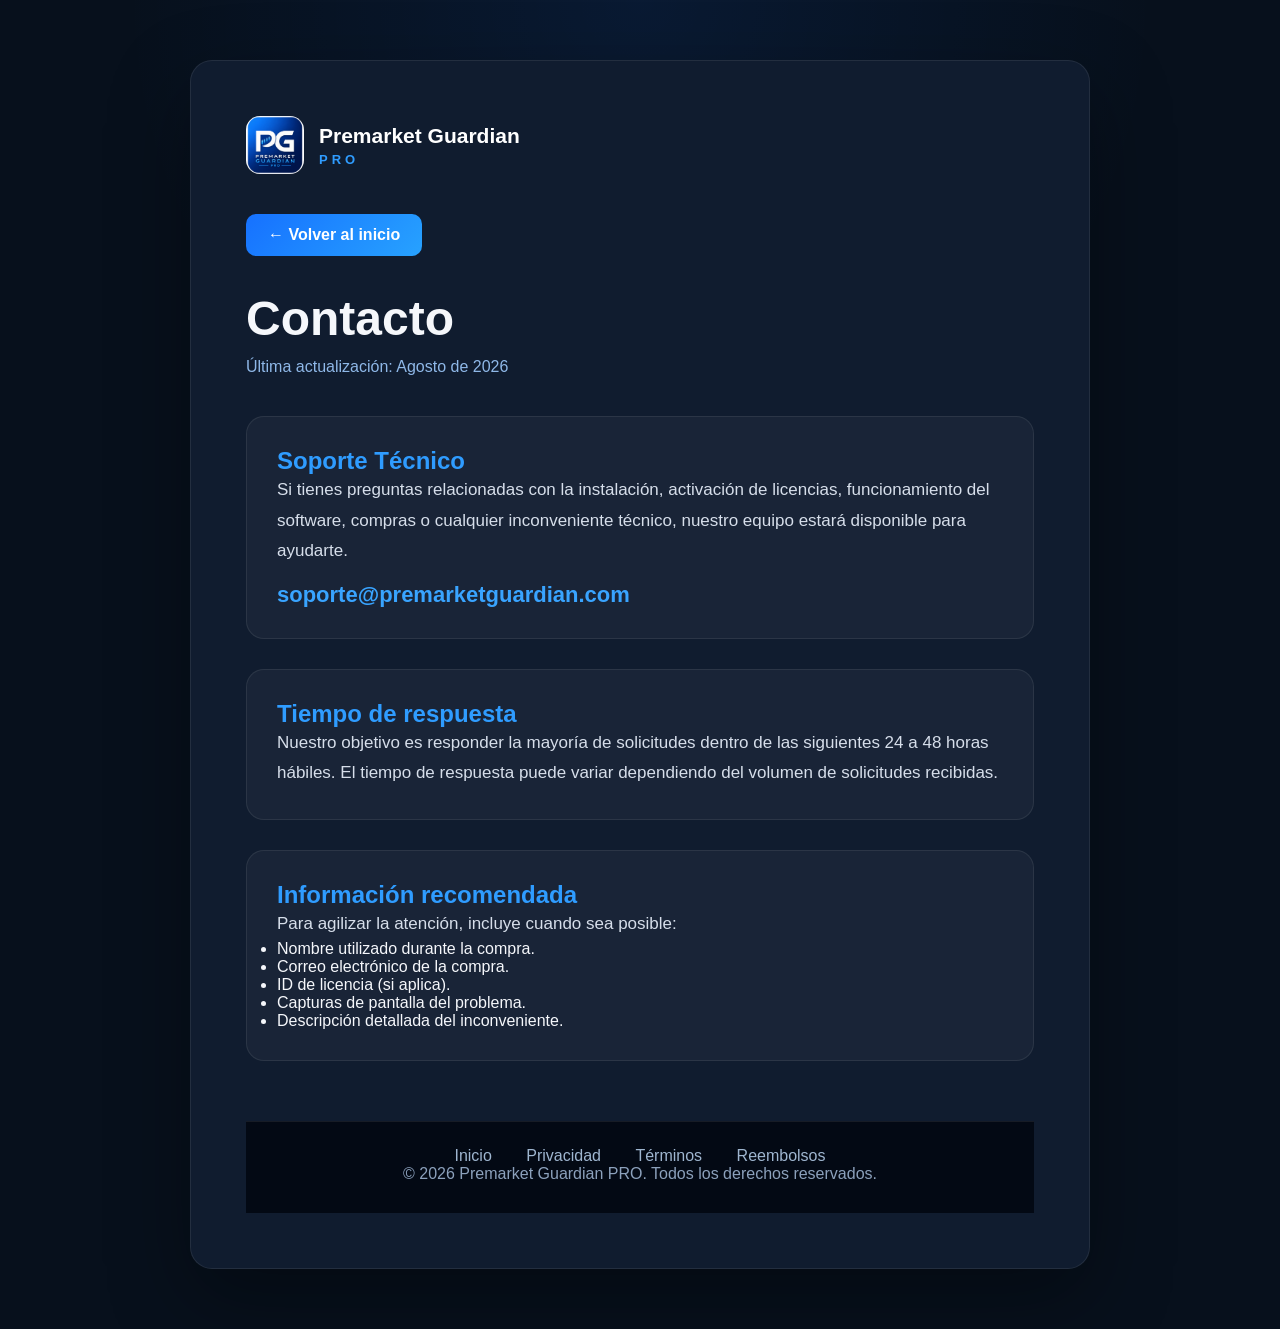
<file: contacto.html>
<!DOCTYPE html>
<html lang="es">

<head>

<meta charset="UTF-8">
<meta name="viewport" content="width=device-width, initial-scale=1.0">

<title>Contacto | Premarket Guardian PRO</title>

<meta name="description" content="Contacto y soporte de Premarket Guardian PRO.">

<link rel="icon" href="favicon.ico">
<link rel="stylesheet" href="css/style.css">

<style>

body{
margin:0;
min-height:100vh;
background:
radial-gradient(circle at top,rgba(30,116,255,.10),transparent 35%),
#07101c;
font-family:Arial,Helvetica,sans-serif;
color:#f5f7fb;
}

.legal-wrapper{
padding:60px 20px;
}

.legal-container{
max-width:900px;
margin:auto;
background:#101c2f;
padding:55px;
border-radius:22px;
border:1px solid rgba(255,255,255,.08);
box-shadow:0 30px 80px rgba(0,0,0,.35);
}

.logo{
display:flex;
align-items:center;
gap:15px;
text-decoration:none;
margin-bottom:25px;
}

.logo img{
width:58px;
height:58px;
border-radius:14px;
}

.logo-text{
display:flex;
flex-direction:column;
}

.logo-title{
font-size:21px;
font-weight:700;
color:white;
}

.logo-pro{
font-size:13px;
letter-spacing:4px;
font-weight:800;
color:#2f9cff;
margin-top:4px;
}

.back{
display:inline-block;
margin:15px 0 35px;
padding:12px 22px;
background:linear-gradient(135deg,#1671ff,#27a2ff);
border-radius:10px;
text-decoration:none;
color:white;
font-weight:bold;
}

h1{
font-size:48px;
margin:0;
}

.fecha{
color:#8fb8e8;
margin-top:12px;
margin-bottom:40px;
}

.card{
background:rgba(255,255,255,.04);
padding:30px;
border-radius:18px;
margin-top:30px;
border:1px solid rgba(255,255,255,.08);
}

.card h2{
color:#2f9cff;
margin-top:0;
}

.card p{
line-height:1.8;
color:#d6deea;
font-size:17px;
}

.email{
font-size:22px;
font-weight:bold;
margin-top:15px;
}

.email a{
color:#39a4ff;
text-decoration:none;
}

.email a:hover{
text-decoration:underline;
}

.footer{
margin-top:60px;
padding-top:25px;
border-top:1px solid rgba(255,255,255,.08);
text-align:center;
color:#8ca1bc;
}

.footer a{
color:#9fb6d0;
text-decoration:none;
margin:0 15px;
}

.footer a:hover{
color:white;
}

</style>

</head>

<body>

<div class="legal-wrapper">

<div class="legal-container">

<a href="index.html" class="logo">

<img src="logo-pg.png">

<div class="logo-text">
<div class="logo-title">
Premarket Guardian
</div>

<div class="logo-pro">
PRO
</div>

</div>

</a>

<a class="back" href="index.html">
← Volver al inicio
</a>

<h1>Contacto</h1>

<p class="fecha">
Última actualización: Agosto de 2026
</p>

<div class="card">

<h2>Soporte Técnico</h2>

<p>

Si tienes preguntas relacionadas con la instalación,
activación de licencias, funcionamiento del software,
compras o cualquier inconveniente técnico,
nuestro equipo estará disponible para ayudarte.

</p>

<div class="email">

<a href="mailto:soporte@premarketguardian.com">

soporte@premarketguardian.com

</a>

</div>

</div>

<div class="card">

<h2>Tiempo de respuesta</h2>

<p>

Nuestro objetivo es responder la mayoría de solicitudes
dentro de las siguientes 24 a 48 horas hábiles.

El tiempo de respuesta puede variar dependiendo del volumen
de solicitudes recibidas.

</p>

</div>

<div class="card">

<h2>Información recomendada</h2>

<p>

Para agilizar la atención, incluye cuando sea posible:

</p>

<ul>

<li>Nombre utilizado durante la compra.</li>

<li>Correo electrónico de la compra.</li>

<li>ID de licencia (si aplica).</li>

<li>Capturas de pantalla del problema.</li>

<li>Descripción detallada del inconveniente.</li>

</ul>

</div>

<div class="footer">

<p>

<a href="index.html">Inicio</a>

<a href="privacidad.html">Privacidad</a>

<a href="terminos.html">Términos</a>

<a href="reembolsos.html">Reembolsos</a>

</p>

<p>

© 2026 Premarket Guardian PRO.
Todos los derechos reservados.

</p>

</div>

</div>

</div>

</body>

</html>
</file>
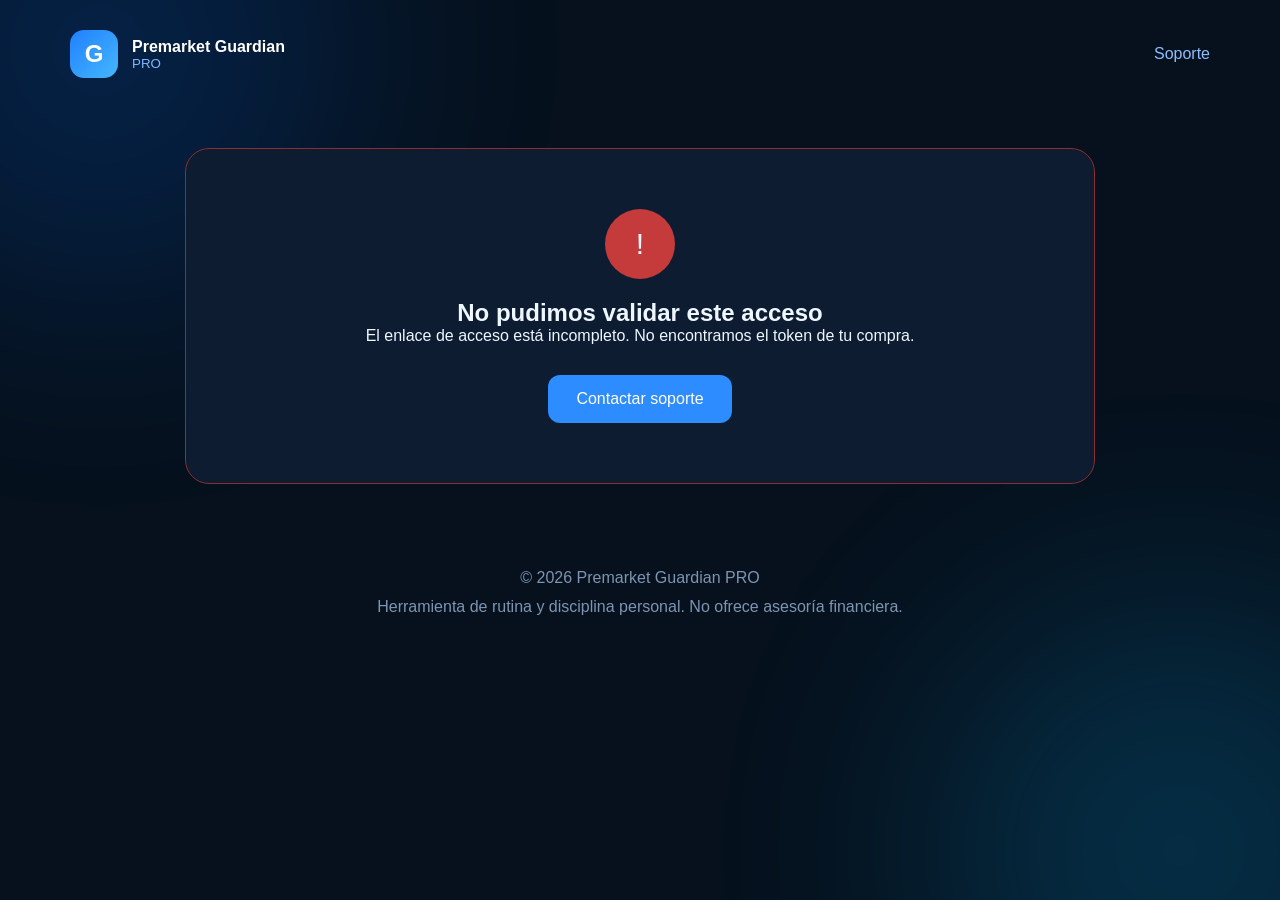
<file: download.html>
<!DOCTYPE html>
<html lang="es">
<head>
    <meta charset="UTF-8">

    <meta
        name="viewport"
        content="width=device-width, initial-scale=1.0"
    >

    <meta
        name="robots"
        content="noindex, nofollow"
    >

    <title>Portal de descarga | Premarket Guardian PRO</title>

    <link
        rel="icon"
        type="image/x-icon"
        href="favicon.ico"
    >

    <link
        rel="stylesheet"
        href="css/download.css"
    >
</head>

<body>

    <div class="background-glow background-glow-one"></div>
    <div class="background-glow background-glow-two"></div>

    <header class="portal-header">
        <a class="brand" href="index.html">
            <span class="brand-icon">G</span>

            <span class="brand-text">
                <strong>Premarket Guardian</strong>
                <small>PRO</small>
            </span>
        </a>

        <a
            class="support-link"
            href="mailto:soporte@premarketguardian.com"
        >
            Soporte
        </a>
    </header>

    <main class="portal-main">

        <section id="loading-state" class="state-card">
            <div class="loader"></div>

            <h1>Verificando tu acceso</h1>

            <p>
                Estamos validando tu compra y preparando tus archivos.
            </p>
        </section>

        <section
            id="portal-content"
            class="portal-card hidden"
        >
            <div class="success-badge">
                Compra confirmada
            </div>

            <div class="portal-heading">
                <p class="eyebrow">
                    PREMARKET GUARDIAN PRO
                </p>

                <h1>Tu producto está listo</h1>

                <p
                    id="welcome-message"
                    class="welcome-message"
                >
                    Gracias por tu compra.
                </p>
            </div>

            <div class="license-panel">
                <div>
                    <span class="panel-label">
                        Tu licencia personal
                    </span>

                    <strong id="license-key">
                        XXXX-XXXX-XXXX-XXXX
                    </strong>
                </div>

                <button
                    id="copy-license-button"
                    class="copy-button"
                    type="button"
                >
                    Copiar licencia
                </button>
            </div>

            <div
                id="copy-message"
                class="copy-message"
                aria-live="polite"
            ></div>

            <div class="information-grid">

                <article class="information-card">
                    <span class="information-label">
                        Producto
                    </span>

                    <strong>
                        Premarket Guardian PRO
                    </strong>
                </article>

                <article class="information-card">
                    <span class="information-label">
                        Licencia
                    </span>

                    <strong>De por vida</strong>
                </article>

                <article class="information-card">
                    <span class="information-label">
                        Versión disponible
                    </span>

                    <strong id="product-version">
                        1.0.0
                    </strong>
                </article>

            </div>

            <div class="downloads-section">
                <div class="section-heading">
                    <h2>Descargas</h2>

                    <p>
                        Descarga primero el manual y luego instala
                        Premarket Guardian PRO.
                    </p>
                </div>

                <div class="download-grid">

                    <a
                        id="installer-download"
                        class="download-card primary-download"
                        href="#"
                    >
                        <div class="download-icon">↓</div>

                        <div>
                            <span class="download-label">
                                INSTALADOR PARA WINDOWS
                            </span>

                            <strong>
                                Descargar Premarket Guardian PRO
                            </strong>

                            <small>
                                Archivo de instalación oficial
                            </small>
                        </div>
                    </a>

                    <a
                        id="manual-download"
                        class="download-card"
                        href="#"
                    >
                        <div class="download-icon">↗</div>

                        <div>
                            <span class="download-label">
                                GUÍA DE INSTALACIÓN
                            </span>

                            <strong>
                                Descargar manual de instalación
                            </strong>

                            <small>
                                Documento PDF paso a paso
                            </small>
                        </div>
                    </a>

                </div>
            </div>

            <div class="installation-steps">
                <h2>Pasos para comenzar</h2>

                <ol>
                    <li>
                        Descarga y revisa el manual de instalación.
                    </li>

                    <li>
                        Descarga el instalador oficial.
                    </li>

                    <li>
                        Instala Premarket Guardian PRO.
                    </li>

                    <li>
                        Abre el programa e introduce tu licencia.
                    </li>
                </ol>
            </div>

            <div class="security-notice">
                <strong>
                    Guarda este enlace y tu licencia.
                </strong>

                <p>
                    Son personales y están asociados a tu compra.
                    No compartas esta información con terceros.
                </p>
            </div>
        </section>

        <section
            id="error-state"
            class="state-card error-card hidden"
        >
            <div class="error-icon">!</div>

            <h1>No pudimos validar este acceso</h1>

            <p id="error-message">
                El enlace es inválido, está incompleto o ha expirado.
            </p>

            <a
                class="support-button"
                href="mailto:soporte@premarketguardian.com"
            >
                Contactar soporte
            </a>
        </section>

    </main>

    <footer class="portal-footer">
        <p>© 2026 Premarket Guardian PRO</p>

        <p>
            Herramienta de rutina y disciplina personal.
            No ofrece asesoría financiera.
        </p>
    </footer>

    <script src="js/download.js"></script>

</body>
</html>
</file>
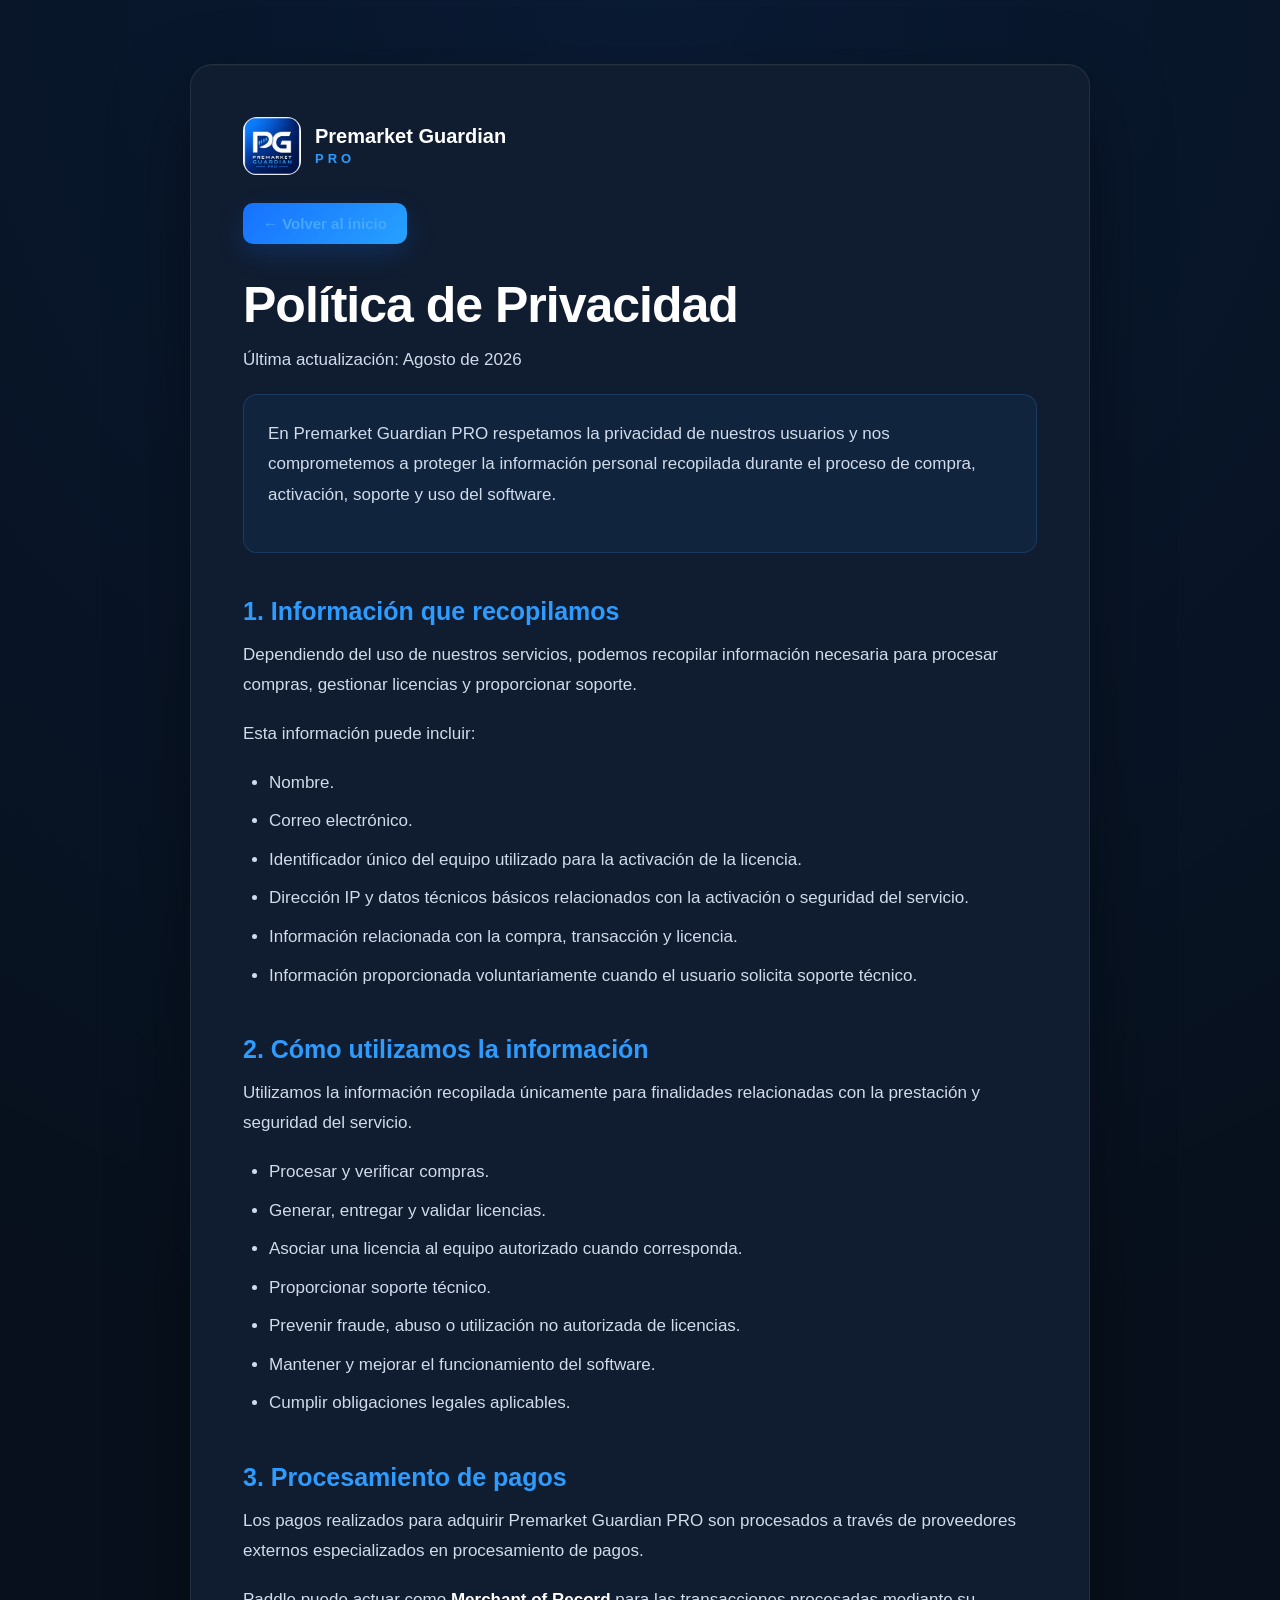
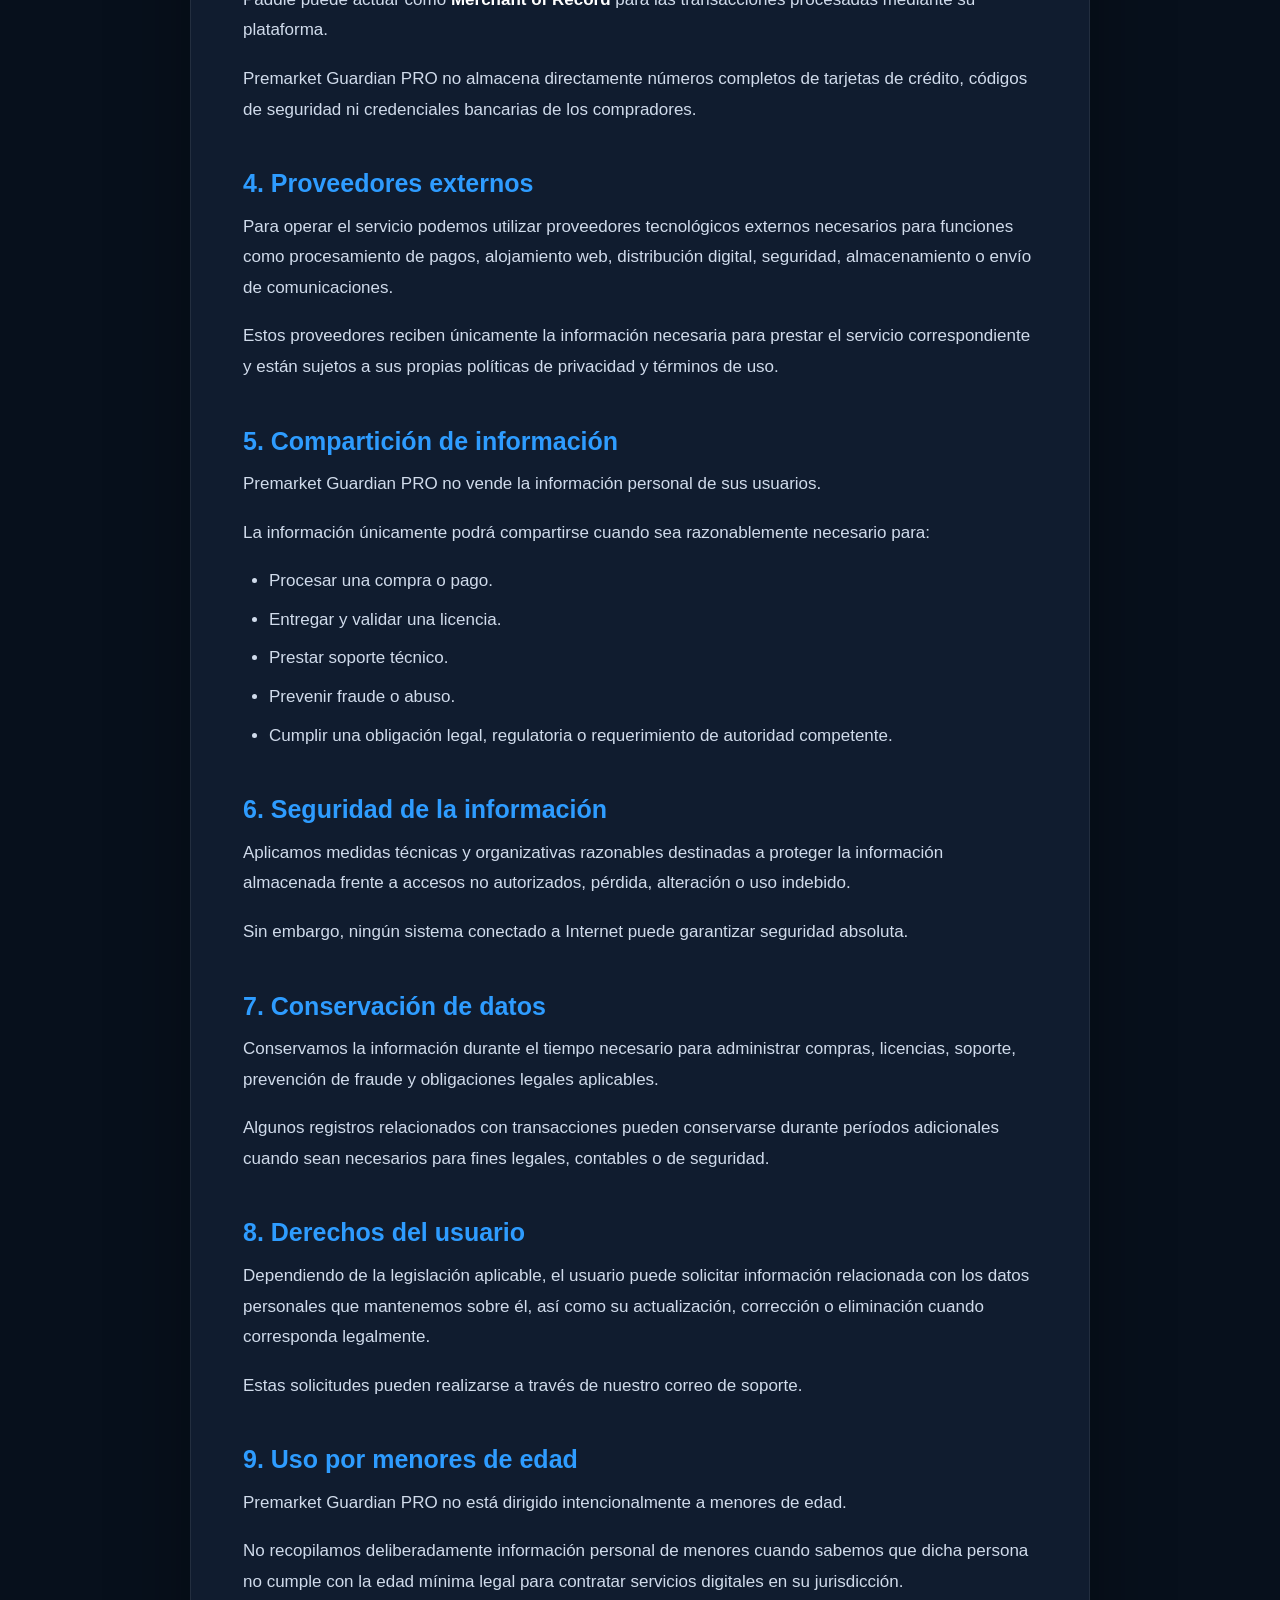
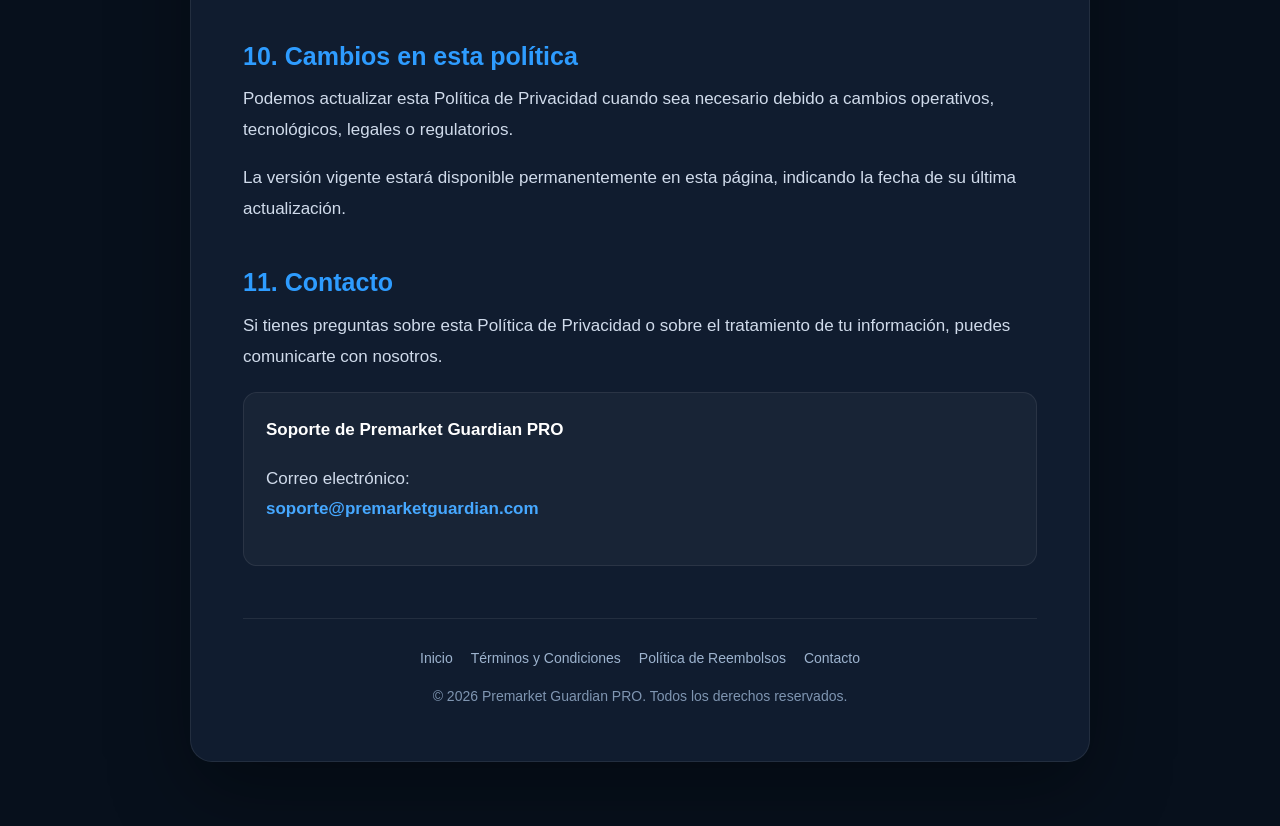
<file: privacidad.html>
<!DOCTYPE html>
<html lang="es">

<head>
    <meta charset="UTF-8">
    <meta name="viewport" content="width=device-width, initial-scale=1.0">

    <title>Política de Privacidad | Premarket Guardian PRO</title>

    <meta
        name="description"
        content="Política de Privacidad de Premarket Guardian PRO."
    >

    <link rel="icon" href="favicon.ico">
    <link rel="stylesheet" href="css/style.css">

    <style>
        body {
            margin: 0;
            min-height: 100vh;
            background:
                radial-gradient(
                    circle at top,
                    rgba(30, 116, 255, 0.10),
                    transparent 35%
                ),
                #07101c;
            color: #f5f7fb;
            font-family: Arial, Helvetica, sans-serif;
        }

        .legal-wrapper {
            width: 100%;
            padding: 64px 24px;
            box-sizing: border-box;
        }

        .legal-container {
            max-width: 900px;
            margin: 0 auto;
            padding: 52px;
            background: #101c2f;
            border: 1px solid rgba(255, 255, 255, 0.08);
            border-radius: 22px;
            box-shadow:
                0 30px 80px rgba(0, 0, 0, 0.35),
                inset 0 1px 0 rgba(255, 255, 255, 0.03);
        }

        .legal-logo {
            display: inline-flex;
            align-items: center;
            gap: 14px;
            margin-bottom: 28px;
            text-decoration: none;
        }

        .legal-logo img {
            width: 58px;
            height: 58px;
            object-fit: contain;
            border-radius: 14px;
        }

        .legal-logo-text {
            display: flex;
            flex-direction: column;
            line-height: 1.1;
        }

        .legal-logo-title {
            color: #ffffff;
            font-size: 20px;
            font-weight: 700;
        }

        .legal-logo-pro {
            margin-top: 5px;
            color: #2e9cff;
            font-size: 13px;
            font-weight: 800;
            letter-spacing: 4px;
        }

        .volver {
            display: inline-flex;
            align-items: center;
            gap: 8px;
            margin-bottom: 34px;
            padding: 12px 20px;
            border-radius: 10px;
            background: linear-gradient(
                135deg,
                #1671ff,
                #27a2ff
            );
            color: #ffffff;
            font-size: 15px;
            font-weight: 700;
            text-decoration: none;
            box-shadow: 0 10px 28px rgba(22, 113, 255, 0.20);
            transition:
                transform 0.2s ease,
                box-shadow 0.2s ease;
        }

        .volver:hover {
            transform: translateY(-1px);
            box-shadow: 0 14px 34px rgba(22, 113, 255, 0.28);
            text-decoration: none;
        }

        .legal-container h1 {
            margin: 0 0 12px;
            color: #ffffff;
            font-size: clamp(36px, 5vw, 50px);
            line-height: 1.1;
            letter-spacing: -1px;
        }

        .fecha {
            margin: 0 0 38px;
            color: #8fb8e8;
            font-size: 16px;
        }

        .legal-intro {
            margin-bottom: 42px;
            padding: 24px;
            background: rgba(36, 139, 255, 0.07);
            border: 1px solid rgba(66, 159, 255, 0.18);
            border-radius: 14px;
        }

        .legal-container h2 {
            margin: 42px 0 12px;
            color: #2e9cff;
            font-size: 25px;
            line-height: 1.3;
        }

        .legal-container p,
        .legal-container li {
            color: #d0dbeb;
            font-size: 17px;
            line-height: 1.8;
        }

        .legal-container p {
            margin: 0 0 18px;
        }

        .legal-container ul {
            margin: 12px 0 24px;
            padding-left: 26px;
        }

        .legal-container li {
            margin-bottom: 8px;
        }

        .legal-container strong {
            color: #ffffff;
        }

        .legal-container a {
            color: #46a8ff;
        }

        .support-box {
            margin-top: 20px;
            padding: 22px;
            background: rgba(255, 255, 255, 0.035);
            border: 1px solid rgba(255, 255, 255, 0.08);
            border-radius: 14px;
        }

        .support-box a {
            font-weight: 700;
            text-decoration: none;
        }

        .support-box a:hover {
            text-decoration: underline;
        }

        .legal-footer {
            margin-top: 52px;
            padding-top: 28px;
            border-top: 1px solid rgba(255, 255, 255, 0.08);
            text-align: center;
            color: #7f95b1;
            font-size: 14px;
            line-height: 1.7;
        }

        .legal-footer-links {
            display: flex;
            justify-content: center;
            flex-wrap: wrap;
            gap: 18px;
            margin-bottom: 14px;
        }

        .legal-footer-links a {
            color: #9db3ce;
            text-decoration: none;
        }

        .legal-footer-links a:hover {
            color: #ffffff;
        }

        @media (max-width: 768px) {
            .legal-wrapper {
                padding: 28px 14px;
            }

            .legal-container {
                padding: 30px 22px;
                border-radius: 18px;
            }

            .legal-container h2 {
                font-size: 22px;
            }

            .legal-container p,
            .legal-container li {
                font-size: 16px;
            }

            .legal-logo img {
                width: 50px;
                height: 50px;
            }

            .legal-logo-title {
                font-size: 18px;
            }
        }
    </style>
</head>

<body>

    <main class="legal-wrapper">

        <section class="legal-container">

            <a href="index.html" class="legal-logo">
                <img src="logo-pg.png" alt="Premarket Guardian PRO">

                <span class="legal-logo-text">
                    <span class="legal-logo-title">
                        Premarket Guardian
                    </span>

                    <span class="legal-logo-pro">
                        PRO
                    </span>
                </span>
            </a>

            <br>

            <a href="index.html" class="volver">
                ← Volver al inicio
            </a>

            <h1>
                Política de Privacidad
            </h1>

            <p class="fecha">
                Última actualización: Agosto de 2026
            </p>

            <div class="legal-intro">
                <p>
                    En Premarket Guardian PRO respetamos la privacidad
                    de nuestros usuarios y nos comprometemos a proteger
                    la información personal recopilada durante el proceso
                    de compra, activación, soporte y uso del software.
                </p>
            </div>

            <h2>
                1. Información que recopilamos
            </h2>

            <p>
                Dependiendo del uso de nuestros servicios, podemos
                recopilar información necesaria para procesar compras,
                gestionar licencias y proporcionar soporte.
            </p>

            <p>
                Esta información puede incluir:
            </p>

            <ul>
                <li>
                    Nombre.
                </li>

                <li>
                    Correo electrónico.
                </li>

                <li>
                    Identificador único del equipo utilizado para
                    la activación de la licencia.
                </li>

                <li>
                    Dirección IP y datos técnicos básicos relacionados
                    con la activación o seguridad del servicio.
                </li>

                <li>
                    Información relacionada con la compra,
                    transacción y licencia.
                </li>

                <li>
                    Información proporcionada voluntariamente
                    cuando el usuario solicita soporte técnico.
                </li>
            </ul>

            <h2>
                2. Cómo utilizamos la información
            </h2>

            <p>
                Utilizamos la información recopilada únicamente
                para finalidades relacionadas con la prestación
                y seguridad del servicio.
            </p>

            <ul>
                <li>
                    Procesar y verificar compras.
                </li>

                <li>
                    Generar, entregar y validar licencias.
                </li>

                <li>
                    Asociar una licencia al equipo autorizado
                    cuando corresponda.
                </li>

                <li>
                    Proporcionar soporte técnico.
                </li>

                <li>
                    Prevenir fraude, abuso o utilización
                    no autorizada de licencias.
                </li>

                <li>
                    Mantener y mejorar el funcionamiento
                    del software.
                </li>

                <li>
                    Cumplir obligaciones legales aplicables.
                </li>
            </ul>

            <h2>
                3. Procesamiento de pagos
            </h2>

            <p>
                Los pagos realizados para adquirir Premarket Guardian PRO
                son procesados a través de proveedores externos
                especializados en procesamiento de pagos.
            </p>

            <p>
                Paddle puede actuar como
                <strong>Merchant of Record</strong>
                para las transacciones procesadas mediante su plataforma.
            </p>

            <p>
                Premarket Guardian PRO no almacena directamente
                números completos de tarjetas de crédito,
                códigos de seguridad ni credenciales bancarias
                de los compradores.
            </p>

            <h2>
                4. Proveedores externos
            </h2>

            <p>
                Para operar el servicio podemos utilizar proveedores
                tecnológicos externos necesarios para funciones como
                procesamiento de pagos, alojamiento web,
                distribución digital, seguridad,
                almacenamiento o envío de comunicaciones.
            </p>

            <p>
                Estos proveedores reciben únicamente la información
                necesaria para prestar el servicio correspondiente
                y están sujetos a sus propias políticas de privacidad
                y términos de uso.
            </p>

            <h2>
                5. Compartición de información
            </h2>

            <p>
                Premarket Guardian PRO no vende la información personal
                de sus usuarios.
            </p>

            <p>
                La información únicamente podrá compartirse cuando
                sea razonablemente necesario para:
            </p>

            <ul>
                <li>
                    Procesar una compra o pago.
                </li>

                <li>
                    Entregar y validar una licencia.
                </li>

                <li>
                    Prestar soporte técnico.
                </li>

                <li>
                    Prevenir fraude o abuso.
                </li>

                <li>
                    Cumplir una obligación legal,
                    regulatoria o requerimiento de autoridad competente.
                </li>
            </ul>

            <h2>
                6. Seguridad de la información
            </h2>

            <p>
                Aplicamos medidas técnicas y organizativas razonables
                destinadas a proteger la información almacenada
                frente a accesos no autorizados, pérdida,
                alteración o uso indebido.
            </p>

            <p>
                Sin embargo, ningún sistema conectado a Internet
                puede garantizar seguridad absoluta.
            </p>

            <h2>
                7. Conservación de datos
            </h2>

            <p>
                Conservamos la información durante el tiempo necesario
                para administrar compras, licencias, soporte,
                prevención de fraude y obligaciones legales aplicables.
            </p>

            <p>
                Algunos registros relacionados con transacciones
                pueden conservarse durante períodos adicionales
                cuando sean necesarios para fines legales,
                contables o de seguridad.
            </p>

            <h2>
                8. Derechos del usuario
            </h2>

            <p>
                Dependiendo de la legislación aplicable,
                el usuario puede solicitar información relacionada
                con los datos personales que mantenemos sobre él,
                así como su actualización, corrección o eliminación
                cuando corresponda legalmente.
            </p>

            <p>
                Estas solicitudes pueden realizarse a través
                de nuestro correo de soporte.
            </p>

            <h2>
                9. Uso por menores de edad
            </h2>

            <p>
                Premarket Guardian PRO no está dirigido
                intencionalmente a menores de edad.
            </p>

            <p>
                No recopilamos deliberadamente información personal
                de menores cuando sabemos que dicha persona
                no cumple con la edad mínima legal
                para contratar servicios digitales en su jurisdicción.
            </p>

            <h2>
                10. Cambios en esta política
            </h2>

            <p>
                Podemos actualizar esta Política de Privacidad
                cuando sea necesario debido a cambios operativos,
                tecnológicos, legales o regulatorios.
            </p>

            <p>
                La versión vigente estará disponible
                permanentemente en esta página,
                indicando la fecha de su última actualización.
            </p>

            <h2>
                11. Contacto
            </h2>

            <p>
                Si tienes preguntas sobre esta Política de Privacidad
                o sobre el tratamiento de tu información,
                puedes comunicarte con nosotros.
            </p>

            <div class="support-box">
                <p>
                    <strong>Soporte de Premarket Guardian PRO</strong>
                </p>

                <p>
                    Correo electrónico:
                    <br>

                    <a href="mailto:soporte@premarketguardian.com">
                        soporte@premarketguardian.com
                    </a>
                </p>
            </div>

            <footer class="legal-footer">

                <div class="legal-footer-links">
                    <a href="index.html">
                        Inicio
                    </a>

                    <a href="terminos.html">
                        Términos y Condiciones
                    </a>

                    <a href="reembolsos.html">
                        Política de Reembolsos
                    </a>

                    <a href="contacto.html">
                        Contacto
                    </a>
                </div>

                <div>
                    © 2026 Premarket Guardian PRO.
                    Todos los derechos reservados.
                </div>

            </footer>

        </section>

    </main>

</body>

</html>
</file>
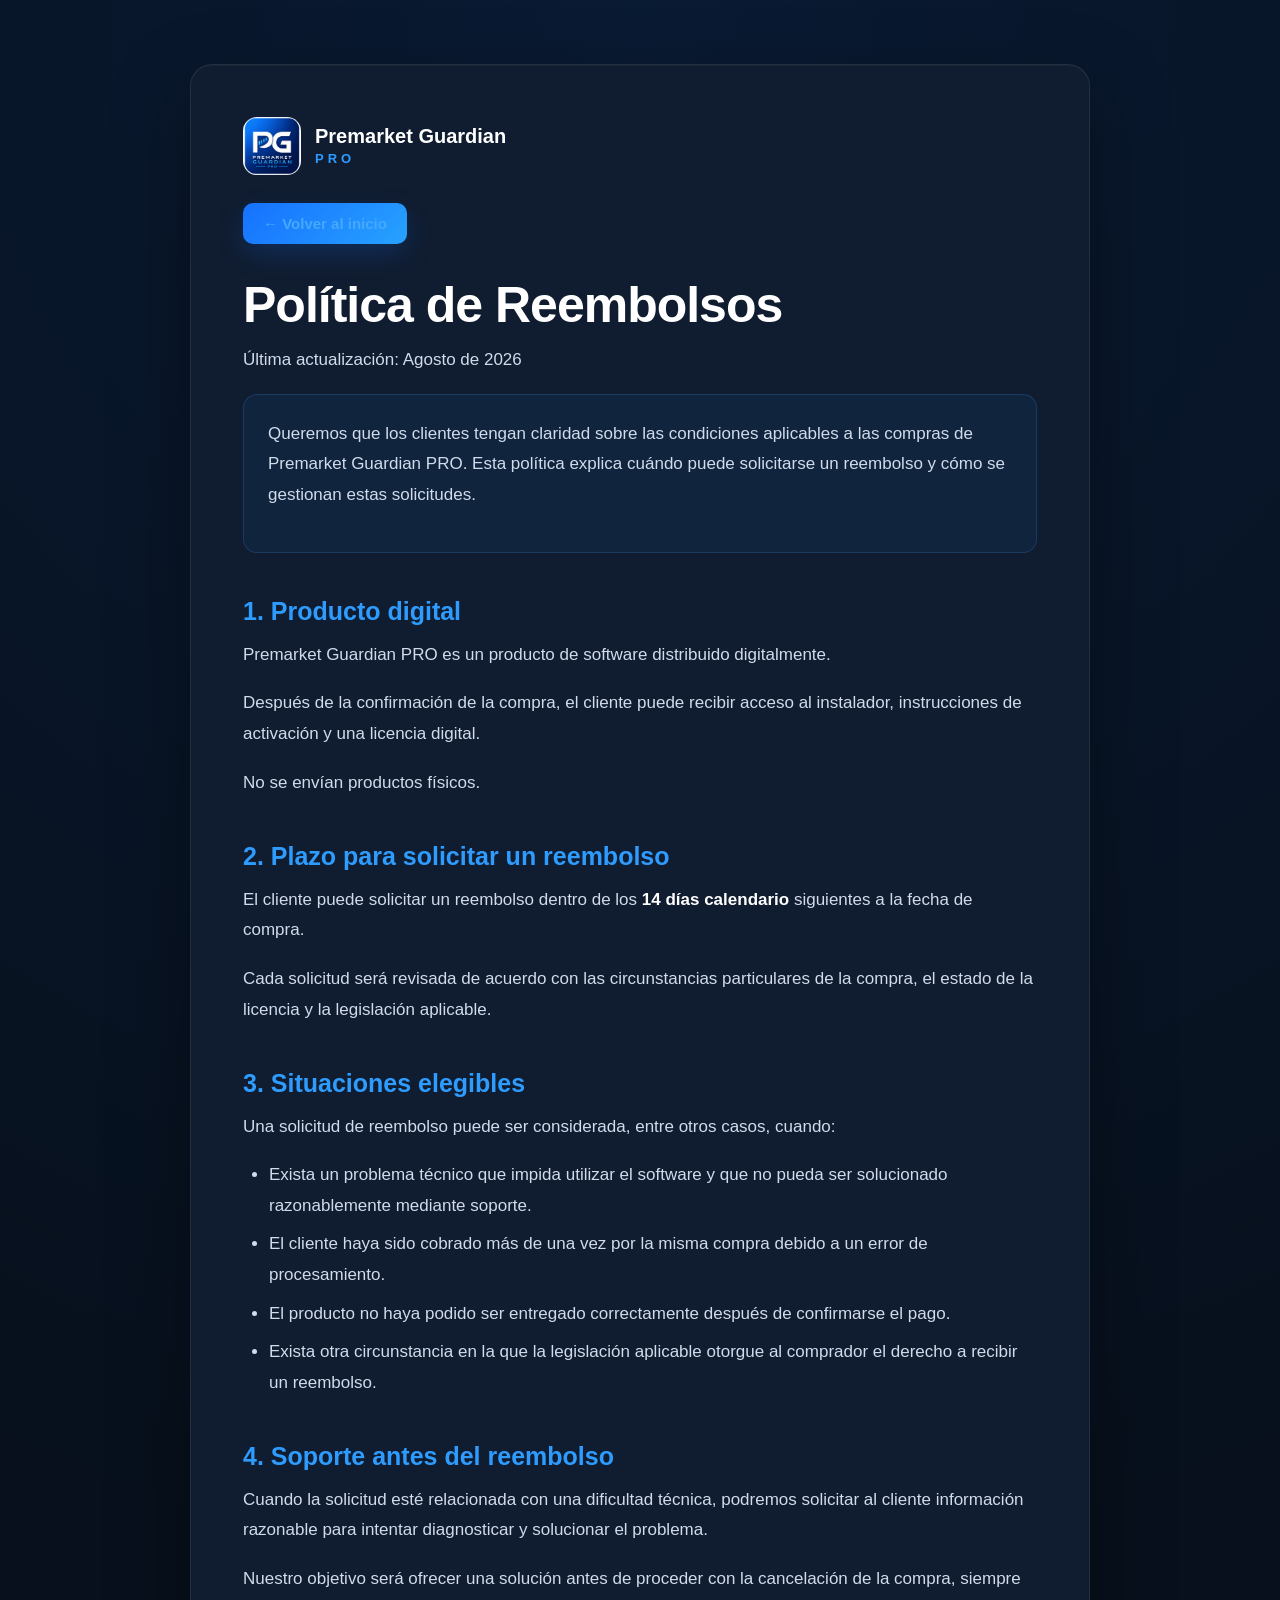
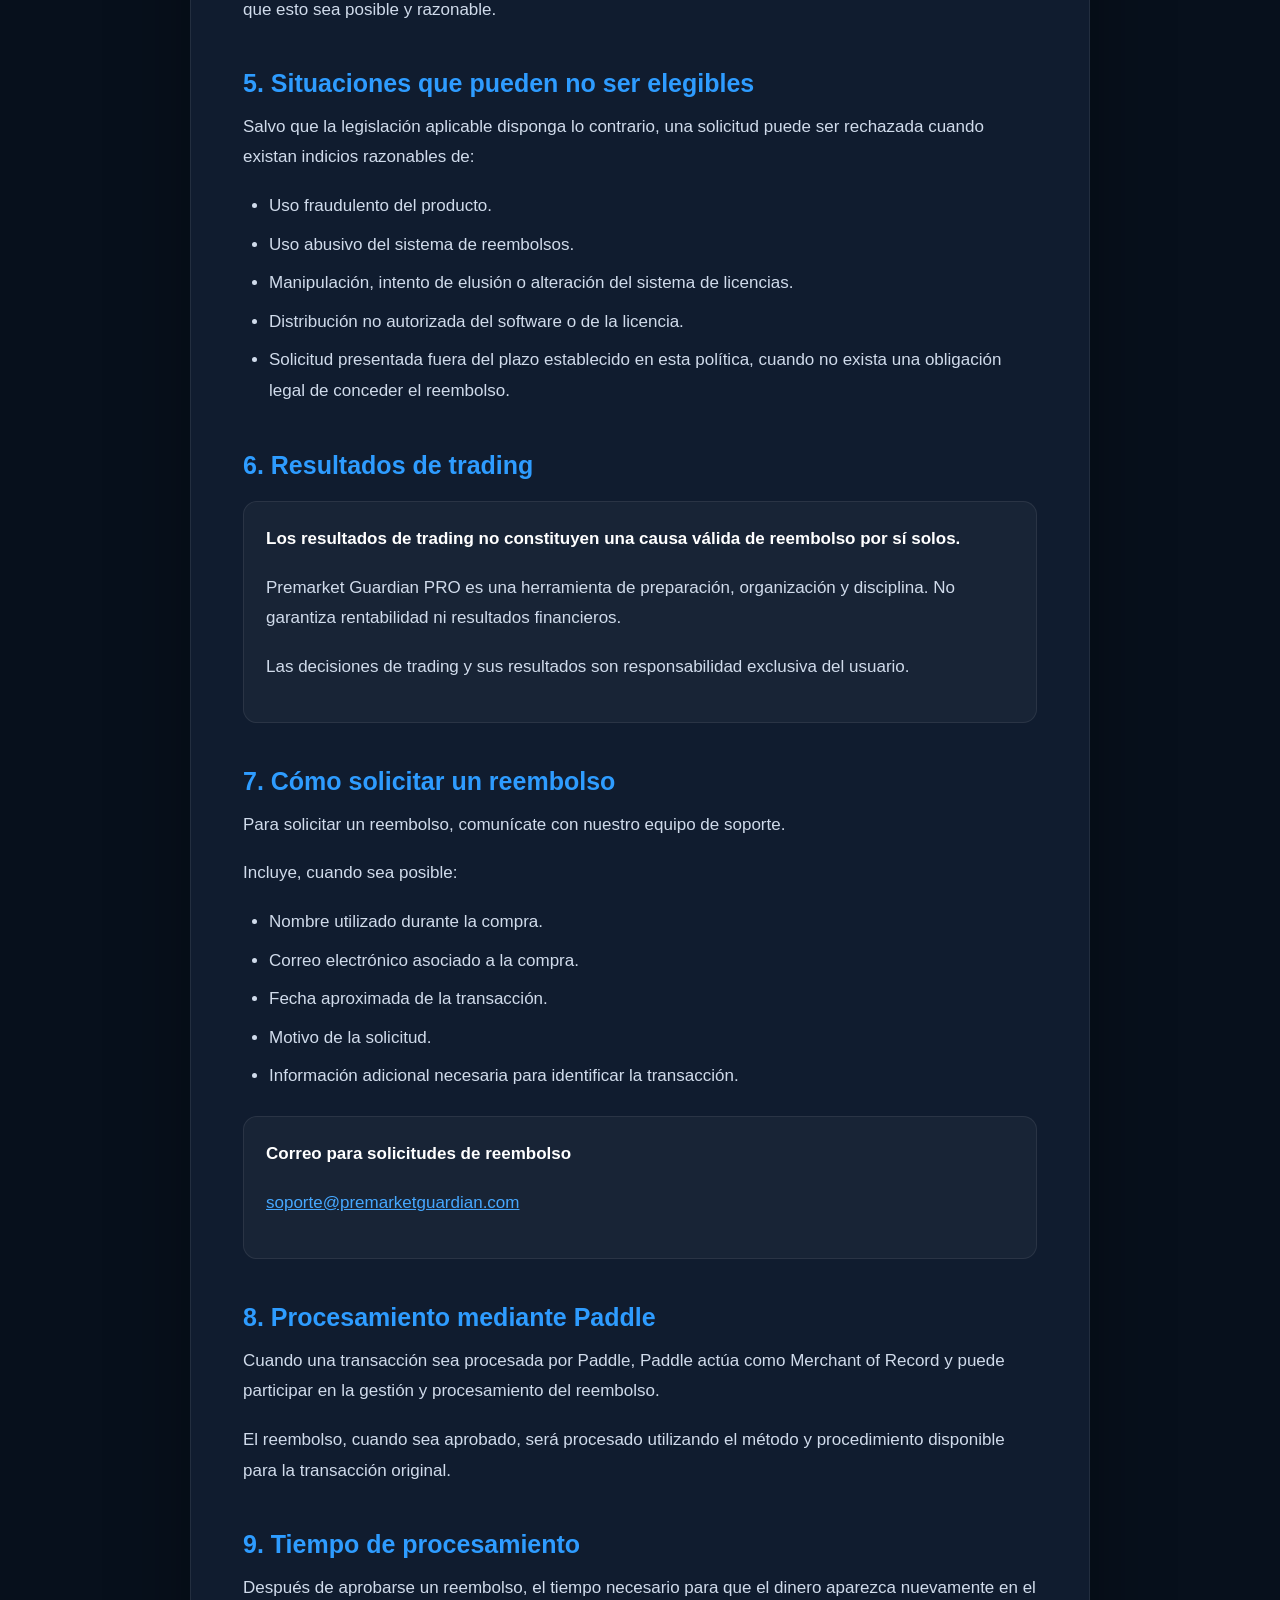
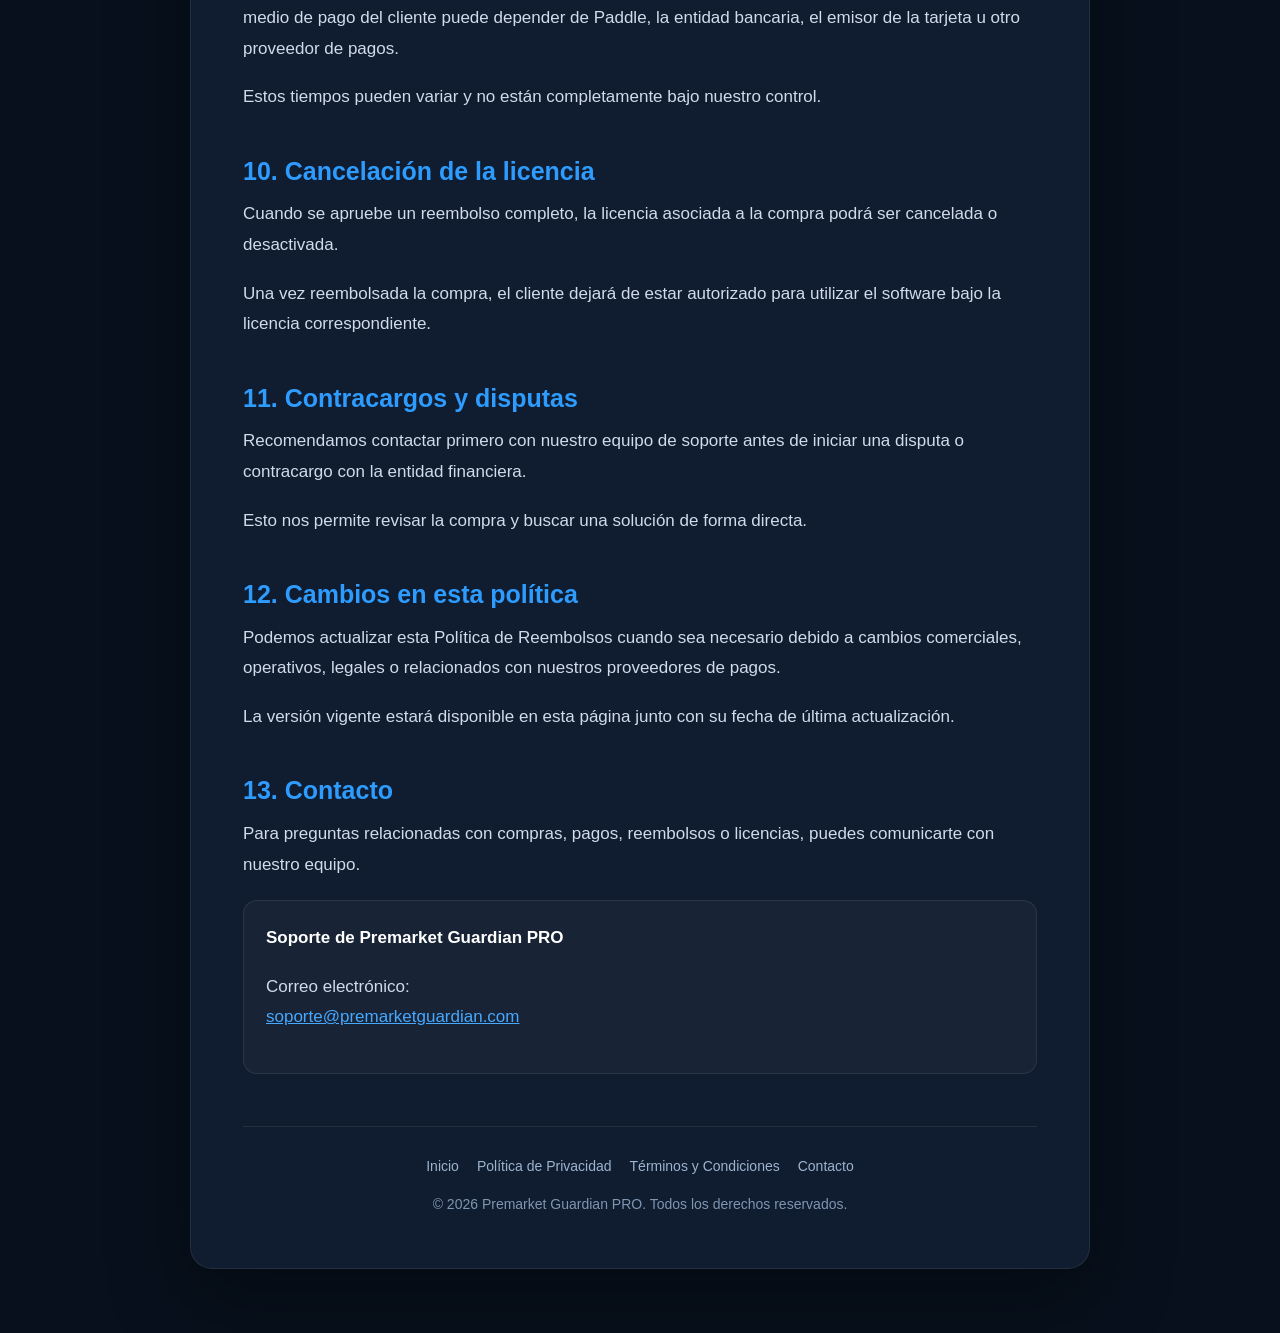
<file: reembolsos.html>
<!DOCTYPE html>
<html lang="es">

<head>
    <meta charset="UTF-8">
    <meta name="viewport" content="width=device-width, initial-scale=1.0">

    <title>Política de Reembolsos | Premarket Guardian PRO</title>

    <meta
        name="description"
        content="Política de Reembolsos de Premarket Guardian PRO."
    >

    <link rel="icon" href="favicon.ico">
    <link rel="stylesheet" href="css/style.css">

    <style>
        body {
            margin: 0;
            min-height: 100vh;
            background:
                radial-gradient(
                    circle at top,
                    rgba(30, 116, 255, 0.10),
                    transparent 35%
                ),
                #07101c;
            color: #f5f7fb;
            font-family: Arial, Helvetica, sans-serif;
        }

        .legal-wrapper {
            width: 100%;
            padding: 64px 24px;
            box-sizing: border-box;
        }

        .legal-container {
            max-width: 900px;
            margin: 0 auto;
            padding: 52px;
            background: #101c2f;
            border: 1px solid rgba(255, 255, 255, 0.08);
            border-radius: 22px;
            box-shadow:
                0 30px 80px rgba(0, 0, 0, 0.35),
                inset 0 1px 0 rgba(255, 255, 255, 0.03);
        }

        .legal-logo {
            display: inline-flex;
            align-items: center;
            gap: 14px;
            margin-bottom: 28px;
            text-decoration: none;
        }

        .legal-logo img {
            width: 58px;
            height: 58px;
            object-fit: contain;
            border-radius: 14px;
        }

        .legal-logo-text {
            display: flex;
            flex-direction: column;
            line-height: 1.1;
        }

        .legal-logo-title {
            color: #ffffff;
            font-size: 20px;
            font-weight: 700;
        }

        .legal-logo-pro {
            margin-top: 5px;
            color: #2e9cff;
            font-size: 13px;
            font-weight: 800;
            letter-spacing: 4px;
        }

        .volver {
            display: inline-flex;
            align-items: center;
            gap: 8px;
            margin-bottom: 34px;
            padding: 12px 20px;
            border-radius: 10px;
            background: linear-gradient(
                135deg,
                #1671ff,
                #27a2ff
            );
            color: #ffffff;
            font-size: 15px;
            font-weight: 700;
            text-decoration: none;
            box-shadow: 0 10px 28px rgba(22, 113, 255, 0.20);
            transition:
                transform 0.2s ease,
                box-shadow 0.2s ease;
        }

        .volver:hover {
            transform: translateY(-1px);
            box-shadow: 0 14px 34px rgba(22, 113, 255, 0.28);
            text-decoration: none;
        }

        .legal-container h1 {
            margin: 0 0 12px;
            color: #ffffff;
            font-size: clamp(36px, 5vw, 50px);
            line-height: 1.1;
            letter-spacing: -1px;
        }

        .fecha {
            margin: 0 0 38px;
            color: #8fb8e8;
            font-size: 16px;
        }

        .legal-intro {
            margin-bottom: 42px;
            padding: 24px;
            background: rgba(36, 139, 255, 0.07);
            border: 1px solid rgba(66, 159, 255, 0.18);
            border-radius: 14px;
        }

        .legal-container h2 {
            margin: 42px 0 12px;
            color: #2e9cff;
            font-size: 25px;
            line-height: 1.3;
        }

        .legal-container p,
        .legal-container li {
            color: #d0dbeb;
            font-size: 17px;
            line-height: 1.8;
        }

        .legal-container p {
            margin: 0 0 18px;
        }

        .legal-container ul {
            margin: 12px 0 24px;
            padding-left: 26px;
        }

        .legal-container li {
            margin-bottom: 8px;
        }

        .legal-container strong {
            color: #ffffff;
        }

        .legal-container a {
            color: #46a8ff;
        }

        .notice-box {
            margin-top: 20px;
            padding: 22px;
            background: rgba(255, 255, 255, 0.035);
            border: 1px solid rgba(255, 255, 255, 0.08);
            border-radius: 14px;
        }

        .legal-footer {
            margin-top: 52px;
            padding-top: 28px;
            border-top: 1px solid rgba(255, 255, 255, 0.08);
            text-align: center;
            color: #7f95b1;
            font-size: 14px;
            line-height: 1.7;
        }

        .legal-footer-links {
            display: flex;
            justify-content: center;
            flex-wrap: wrap;
            gap: 18px;
            margin-bottom: 14px;
        }

        .legal-footer-links a {
            color: #9db3ce;
            text-decoration: none;
        }

        .legal-footer-links a:hover {
            color: #ffffff;
        }

        @media (max-width: 768px) {
            .legal-wrapper {
                padding: 28px 14px;
            }

            .legal-container {
                padding: 30px 22px;
                border-radius: 18px;
            }

            .legal-container h2 {
                font-size: 22px;
            }

            .legal-container p,
            .legal-container li {
                font-size: 16px;
            }

            .legal-logo img {
                width: 50px;
                height: 50px;
            }

            .legal-logo-title {
                font-size: 18px;
            }
        }
    </style>
</head>

<body>

    <main class="legal-wrapper">

        <section class="legal-container">

            <a href="index.html" class="legal-logo">
                <img src="logo-pg.png" alt="Premarket Guardian PRO">

                <span class="legal-logo-text">
                    <span class="legal-logo-title">
                        Premarket Guardian
                    </span>

                    <span class="legal-logo-pro">
                        PRO
                    </span>
                </span>
            </a>

            <br>

            <a href="index.html" class="volver">
                ← Volver al inicio
            </a>

            <h1>
                Política de Reembolsos
            </h1>

            <p class="fecha">
                Última actualización: Agosto de 2026
            </p>

            <div class="legal-intro">
                <p>
                    Queremos que los clientes tengan claridad sobre
                    las condiciones aplicables a las compras de
                    Premarket Guardian PRO. Esta política explica
                    cuándo puede solicitarse un reembolso y cómo
                    se gestionan estas solicitudes.
                </p>
            </div>

            <h2>
                1. Producto digital
            </h2>

            <p>
                Premarket Guardian PRO es un producto de software
                distribuido digitalmente.
            </p>

            <p>
                Después de la confirmación de la compra,
                el cliente puede recibir acceso al instalador,
                instrucciones de activación y una licencia digital.
            </p>

            <p>
                No se envían productos físicos.
            </p>

            <h2>
                2. Plazo para solicitar un reembolso
            </h2>

            <p>
                El cliente puede solicitar un reembolso dentro
                de los <strong>14 días calendario</strong>
                siguientes a la fecha de compra.
            </p>

            <p>
                Cada solicitud será revisada de acuerdo
                con las circunstancias particulares de la compra,
                el estado de la licencia y la legislación aplicable.
            </p>

            <h2>
                3. Situaciones elegibles
            </h2>

            <p>
                Una solicitud de reembolso puede ser considerada,
                entre otros casos, cuando:
            </p>

            <ul>
                <li>
                    Exista un problema técnico que impida
                    utilizar el software y que no pueda ser
                    solucionado razonablemente mediante soporte.
                </li>

                <li>
                    El cliente haya sido cobrado más de una vez
                    por la misma compra debido a un error
                    de procesamiento.
                </li>

                <li>
                    El producto no haya podido ser entregado
                    correctamente después de confirmarse el pago.
                </li>

                <li>
                    Exista otra circunstancia en la que
                    la legislación aplicable otorgue al comprador
                    el derecho a recibir un reembolso.
                </li>
            </ul>

            <h2>
                4. Soporte antes del reembolso
            </h2>

            <p>
                Cuando la solicitud esté relacionada con
                una dificultad técnica, podremos solicitar
                al cliente información razonable para intentar
                diagnosticar y solucionar el problema.
            </p>

            <p>
                Nuestro objetivo será ofrecer una solución
                antes de proceder con la cancelación de la compra,
                siempre que esto sea posible y razonable.
            </p>

            <h2>
                5. Situaciones que pueden no ser elegibles
            </h2>

            <p>
                Salvo que la legislación aplicable disponga
                lo contrario, una solicitud puede ser rechazada
                cuando existan indicios razonables de:
            </p>

            <ul>
                <li>
                    Uso fraudulento del producto.
                </li>

                <li>
                    Uso abusivo del sistema de reembolsos.
                </li>

                <li>
                    Manipulación, intento de elusión
                    o alteración del sistema de licencias.
                </li>

                <li>
                    Distribución no autorizada
                    del software o de la licencia.
                </li>

                <li>
                    Solicitud presentada fuera
                    del plazo establecido en esta política,
                    cuando no exista una obligación legal
                    de conceder el reembolso.
                </li>
            </ul>

            <h2>
                6. Resultados de trading
            </h2>

            <div class="notice-box">

                <p>
                    <strong>
                        Los resultados de trading no constituyen
                        una causa válida de reembolso por sí solos.
                    </strong>
                </p>

                <p>
                    Premarket Guardian PRO es una herramienta
                    de preparación, organización y disciplina.
                    No garantiza rentabilidad ni resultados financieros.
                </p>

                <p>
                    Las decisiones de trading y sus resultados
                    son responsabilidad exclusiva del usuario.
                </p>

            </div>

            <h2>
                7. Cómo solicitar un reembolso
            </h2>

            <p>
                Para solicitar un reembolso,
                comunícate con nuestro equipo de soporte.
            </p>

            <p>
                Incluye, cuando sea posible:
            </p>

            <ul>
                <li>
                    Nombre utilizado durante la compra.
                </li>

                <li>
                    Correo electrónico asociado a la compra.
                </li>

                <li>
                    Fecha aproximada de la transacción.
                </li>

                <li>
                    Motivo de la solicitud.
                </li>

                <li>
                    Información adicional necesaria
                    para identificar la transacción.
                </li>
            </ul>

            <div class="notice-box">
                <p>
                    <strong>
                        Correo para solicitudes de reembolso
                    </strong>
                </p>

                <p>
                    <a href="mailto:soporte@premarketguardian.com">
                        soporte@premarketguardian.com
                    </a>
                </p>
            </div>

            <h2>
                8. Procesamiento mediante Paddle
            </h2>

            <p>
                Cuando una transacción sea procesada por Paddle,
                Paddle actúa como Merchant of Record
                y puede participar en la gestión
                y procesamiento del reembolso.
            </p>

            <p>
                El reembolso, cuando sea aprobado,
                será procesado utilizando el método
                y procedimiento disponible para
                la transacción original.
            </p>

            <h2>
                9. Tiempo de procesamiento
            </h2>

            <p>
                Después de aprobarse un reembolso,
                el tiempo necesario para que el dinero
                aparezca nuevamente en el medio de pago
                del cliente puede depender de Paddle,
                la entidad bancaria, el emisor de la tarjeta
                u otro proveedor de pagos.
            </p>

            <p>
                Estos tiempos pueden variar
                y no están completamente bajo nuestro control.
            </p>

            <h2>
                10. Cancelación de la licencia
            </h2>

            <p>
                Cuando se apruebe un reembolso completo,
                la licencia asociada a la compra
                podrá ser cancelada o desactivada.
            </p>

            <p>
                Una vez reembolsada la compra,
                el cliente dejará de estar autorizado
                para utilizar el software bajo
                la licencia correspondiente.
            </p>

            <h2>
                11. Contracargos y disputas
            </h2>

            <p>
                Recomendamos contactar primero
                con nuestro equipo de soporte
                antes de iniciar una disputa
                o contracargo con la entidad financiera.
            </p>

            <p>
                Esto nos permite revisar la compra
                y buscar una solución de forma directa.
            </p>

            <h2>
                12. Cambios en esta política
            </h2>

            <p>
                Podemos actualizar esta Política de Reembolsos
                cuando sea necesario debido a cambios comerciales,
                operativos, legales o relacionados
                con nuestros proveedores de pagos.
            </p>

            <p>
                La versión vigente estará disponible
                en esta página junto con su fecha
                de última actualización.
            </p>

            <h2>
                13. Contacto
            </h2>

            <p>
                Para preguntas relacionadas con compras,
                pagos, reembolsos o licencias,
                puedes comunicarte con nuestro equipo.
            </p>

            <div class="notice-box">
                <p>
                    <strong>Soporte de Premarket Guardian PRO</strong>
                </p>

                <p>
                    Correo electrónico:
                    <br>

                    <a href="mailto:soporte@premarketguardian.com">
                        soporte@premarketguardian.com
                    </a>
                </p>
            </div>

            <footer class="legal-footer">

                <div class="legal-footer-links">
                    <a href="index.html">
                        Inicio
                    </a>

                    <a href="privacidad.html">
                        Política de Privacidad
                    </a>

                    <a href="terminos.html">
                        Términos y Condiciones
                    </a>

                    <a href="contacto.html">
                        Contacto
                    </a>
                </div>

                <div>
                    © 2026 Premarket Guardian PRO.
                    Todos los derechos reservados.
                </div>

            </footer>

        </section>

    </main>

</body>

</html>
</file>
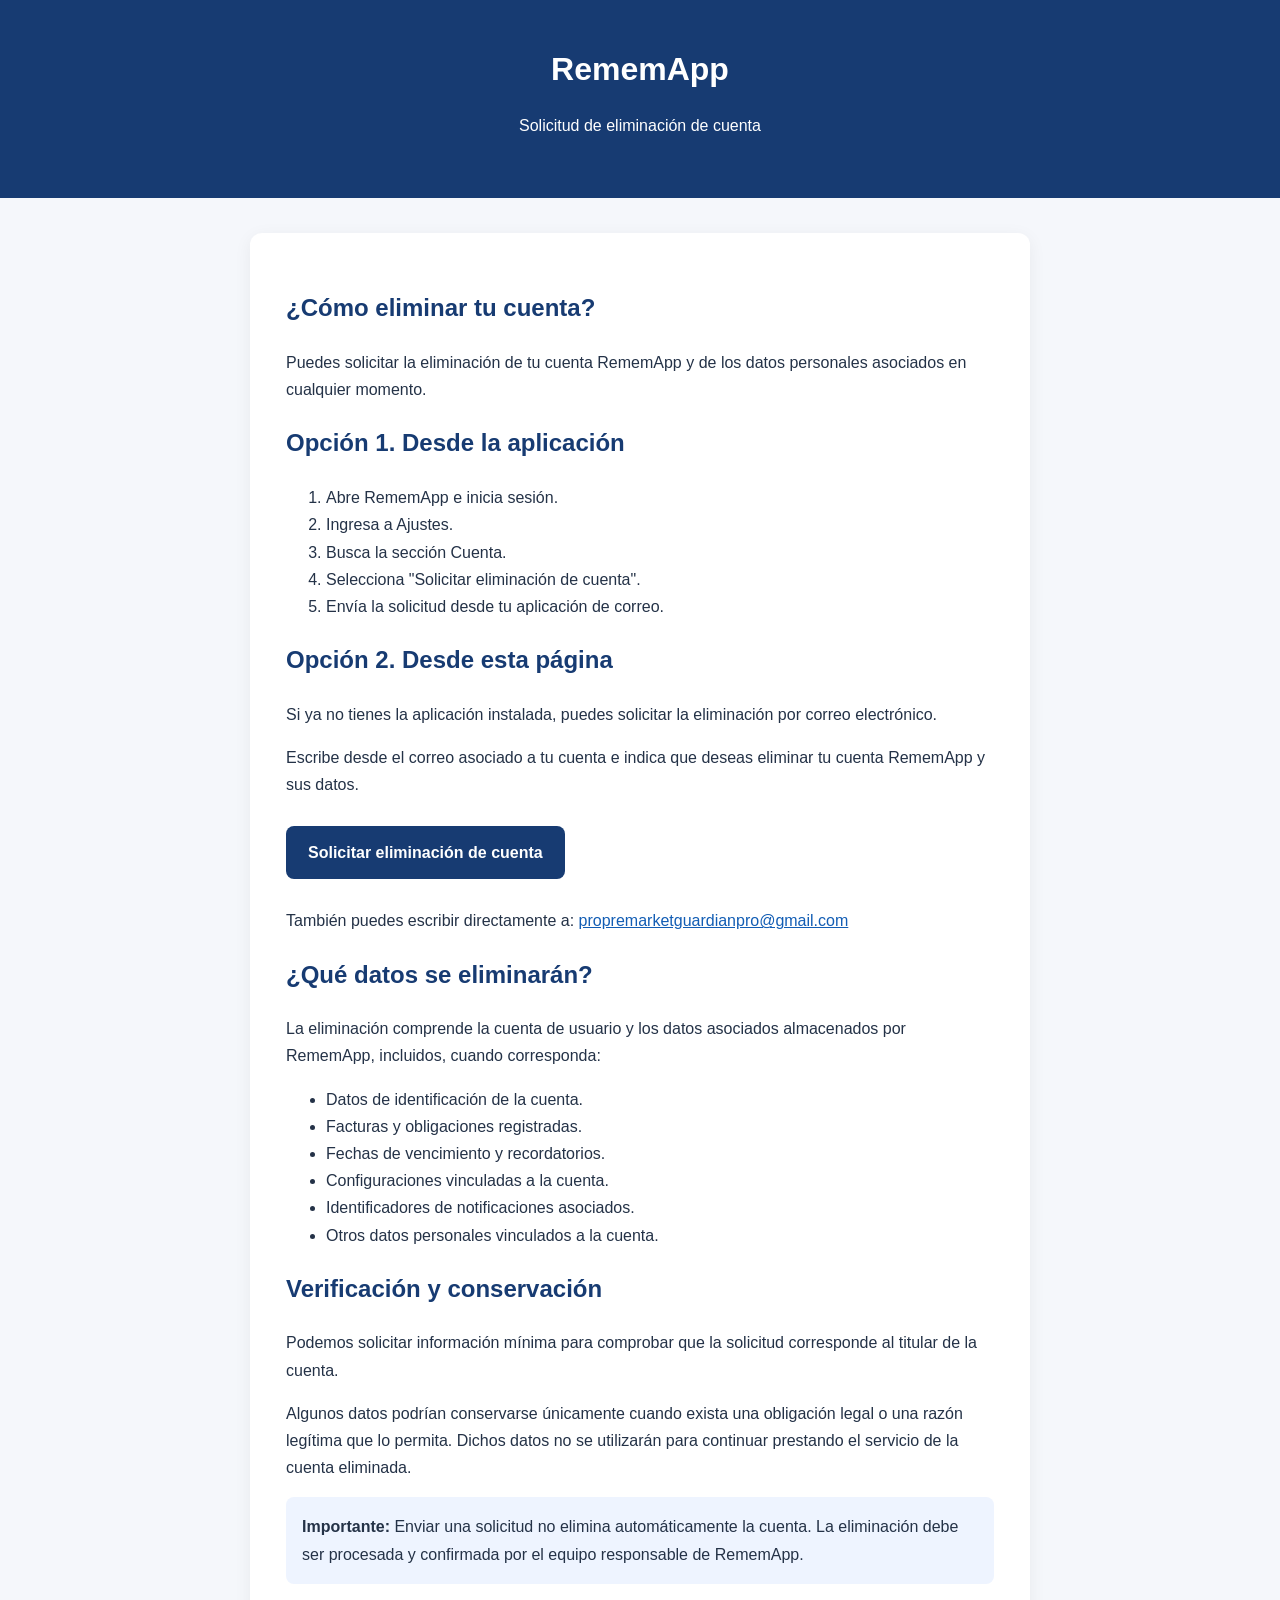
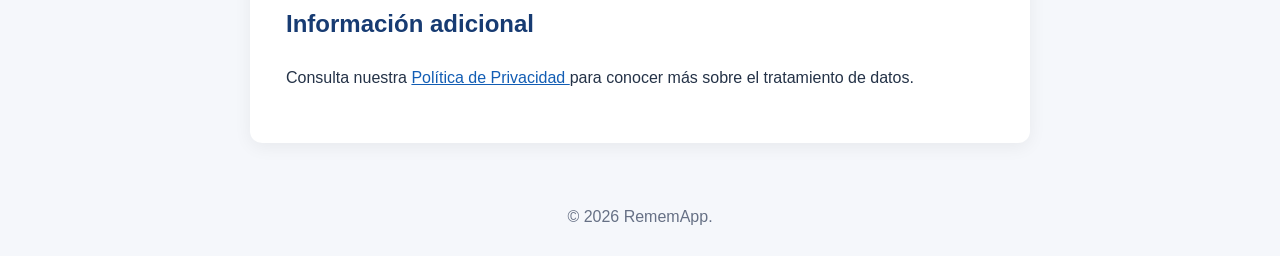
<file: rememapp-eliminar-cuenta.html>
<!DOCTYPE html>
<html lang="es">
<head>
  <meta charset="UTF-8">
  <meta name="viewport" content="width=device-width, initial-scale=1">
  <meta name="description" content="Solicitud de eliminación de cuenta y datos de RememApp">
  <title>Eliminar cuenta | RememApp</title>
  <style>
    * { box-sizing: border-box; }
    body {
      margin: 0;
      font-family: Arial, Helvetica, sans-serif;
      color: #243247;
      background: #f5f7fb;
      line-height: 1.7;
    }
    header {
      background: #173b72;
      color: white;
      text-align: center;
      padding: 42px 20px;
    }
    header h1 { margin: 0; }
    main {
      max-width: 780px;
      margin: 35px auto;
      padding: 36px;
      background: white;
      border-radius: 12px;
      box-shadow: 0 4px 18px rgba(0,0,0,.06);
    }
    h2 { color: #173b72; }
    a { color: #125db4; overflow-wrap: anywhere; }
    .button {
      display: inline-block;
      background: #173b72;
      color: white;
      padding: 13px 22px;
      border-radius: 8px;
      text-decoration: none;
      font-weight: bold;
      margin: 12px 0;
    }
    .note {
      background: #eef4ff;
      padding: 16px;
      border-radius: 8px;
    }
    footer {
      text-align: center;
      padding: 25px;
      color: #667085;
    }
    @media(max-width:600px) {
      main { margin: 14px; padding: 22px; }
    }
  </style>
</head>
<body>
  <header>
    <h1>RememApp</h1>
    <p>Solicitud de eliminación de cuenta</p>
  </header>

  <main>
    <h2>¿Cómo eliminar tu cuenta?</h2>
    <p>
      Puedes solicitar la eliminación de tu cuenta RememApp
      y de los datos personales asociados en cualquier momento.
    </p>

    <h2>Opción 1. Desde la aplicación</h2>
    <ol>
      <li>Abre RememApp e inicia sesión.</li>
      <li>Ingresa a Ajustes.</li>
      <li>Busca la sección Cuenta.</li>
      <li>Selecciona "Solicitar eliminación de cuenta".</li>
      <li>Envía la solicitud desde tu aplicación de correo.</li>
    </ol>

    <h2>Opción 2. Desde esta página</h2>
    <p>
      Si ya no tienes la aplicación instalada,
      puedes solicitar la eliminación por correo electrónico.
    </p>
    <p>
      Escribe desde el correo asociado a tu cuenta e indica
      que deseas eliminar tu cuenta RememApp y sus datos.
    </p>

    <a class="button"
       href="mailto:propremarketguardianpro@gmail.com?subject=Solicitud%20de%20eliminaci%C3%B3n%20de%20cuenta%20RememApp&amp;body=Solicito%20la%20eliminaci%C3%B3n%20de%20mi%20cuenta%20RememApp%20y%20los%20datos%20personales%20asociados.">
      Solicitar eliminación de cuenta
    </a>

    <p>
      También puedes escribir directamente a:
      <a href="mailto:propremarketguardianpro@gmail.com">
        propremarketguardianpro@gmail.com
      </a>
    </p>

    <h2>¿Qué datos se eliminarán?</h2>
    <p>
      La eliminación comprende la cuenta de usuario y
      los datos asociados almacenados por RememApp,
      incluidos, cuando corresponda:
    </p>
    <ul>
      <li>Datos de identificación de la cuenta.</li>
      <li>Facturas y obligaciones registradas.</li>
      <li>Fechas de vencimiento y recordatorios.</li>
      <li>Configuraciones vinculadas a la cuenta.</li>
      <li>Identificadores de notificaciones asociados.</li>
      <li>Otros datos personales vinculados a la cuenta.</li>
    </ul>

    <h2>Verificación y conservación</h2>
    <p>
      Podemos solicitar información mínima para comprobar
      que la solicitud corresponde al titular de la cuenta.
    </p>
    <p>
      Algunos datos podrían conservarse únicamente cuando
      exista una obligación legal o una razón legítima
      que lo permita. Dichos datos no se utilizarán para
      continuar prestando el servicio de la cuenta eliminada.
    </p>

    <div class="note">
      <strong>Importante:</strong>
      Enviar una solicitud no elimina automáticamente la cuenta.
      La eliminación debe ser procesada y confirmada
      por el equipo responsable de RememApp.
    </div>

    <h2>Información adicional</h2>
    <p>
      Consulta nuestra
      <a href="rememapp-privacidad.html">
        Política de Privacidad
      </a>
      para conocer más sobre el tratamiento de datos.
    </p>
  </main>

  <footer>
    &copy; 2026 RememApp.
  </footer>
</body>
</html>
</file>
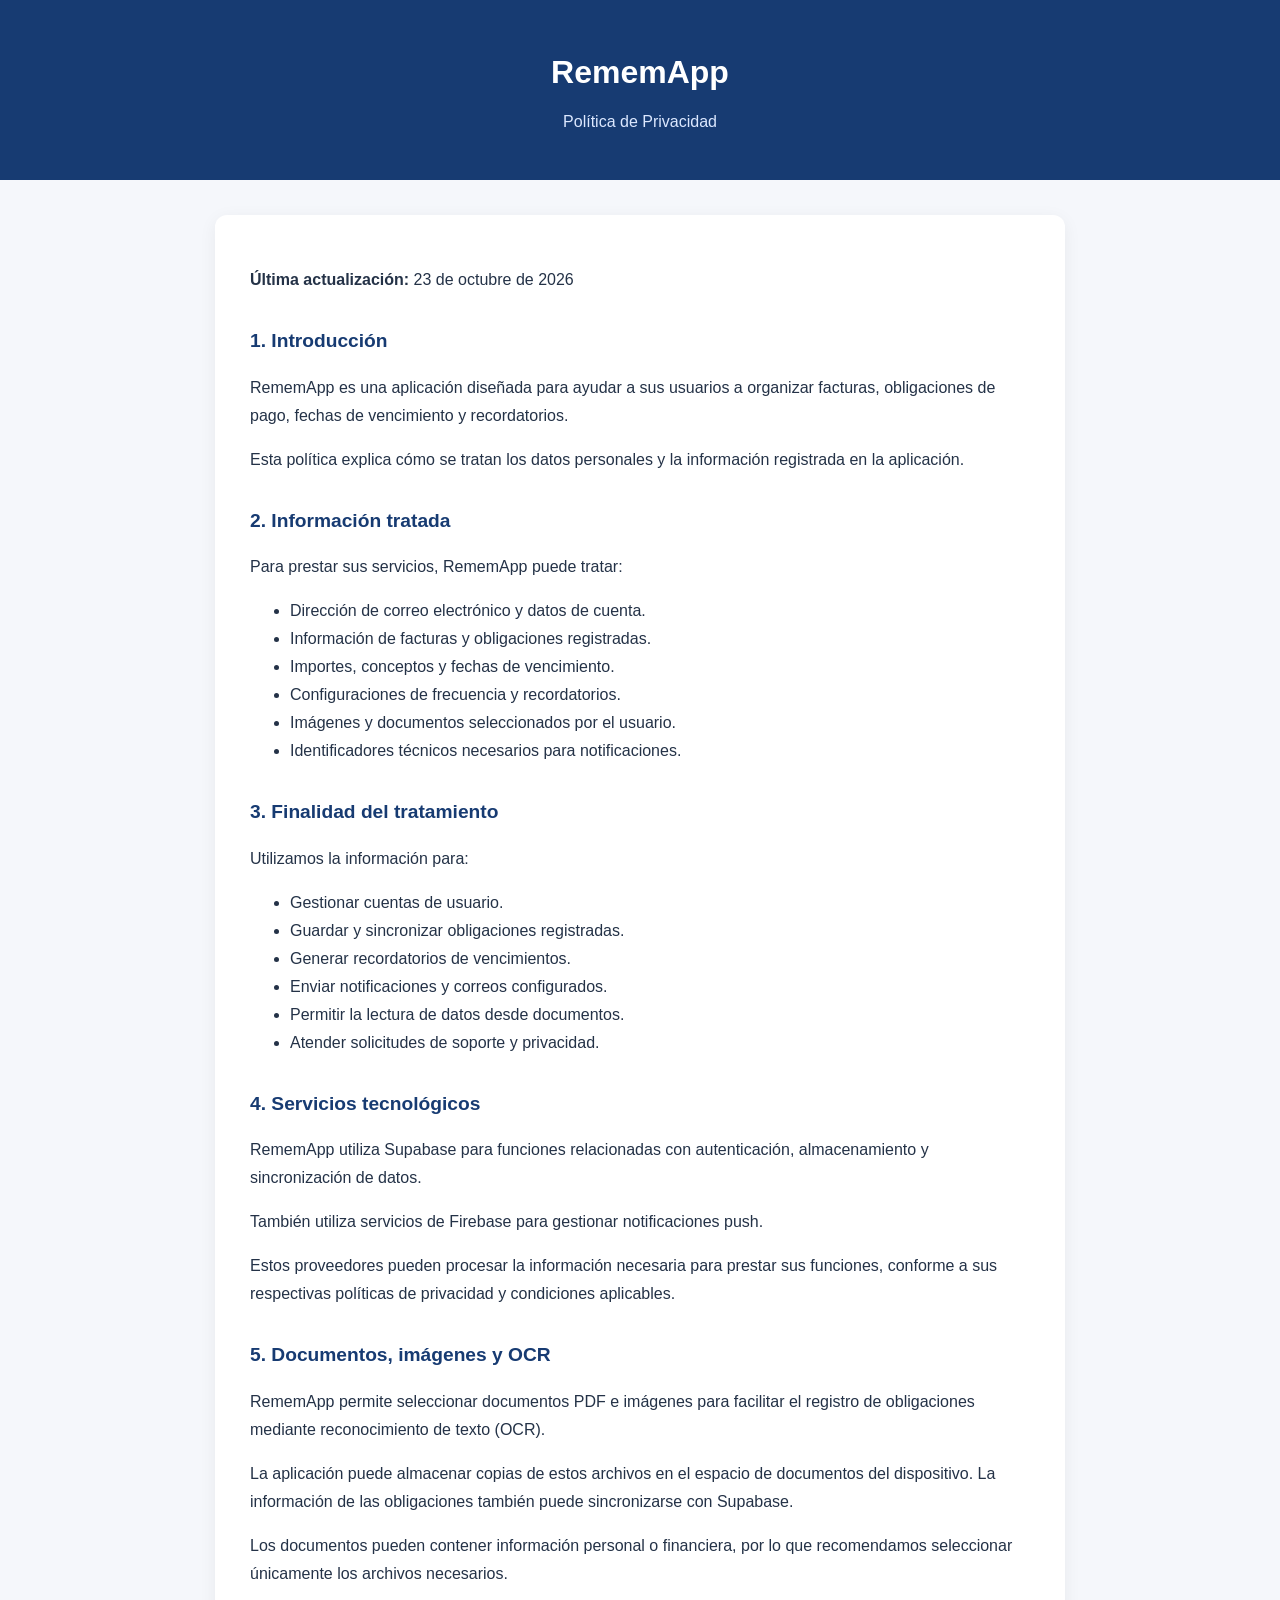
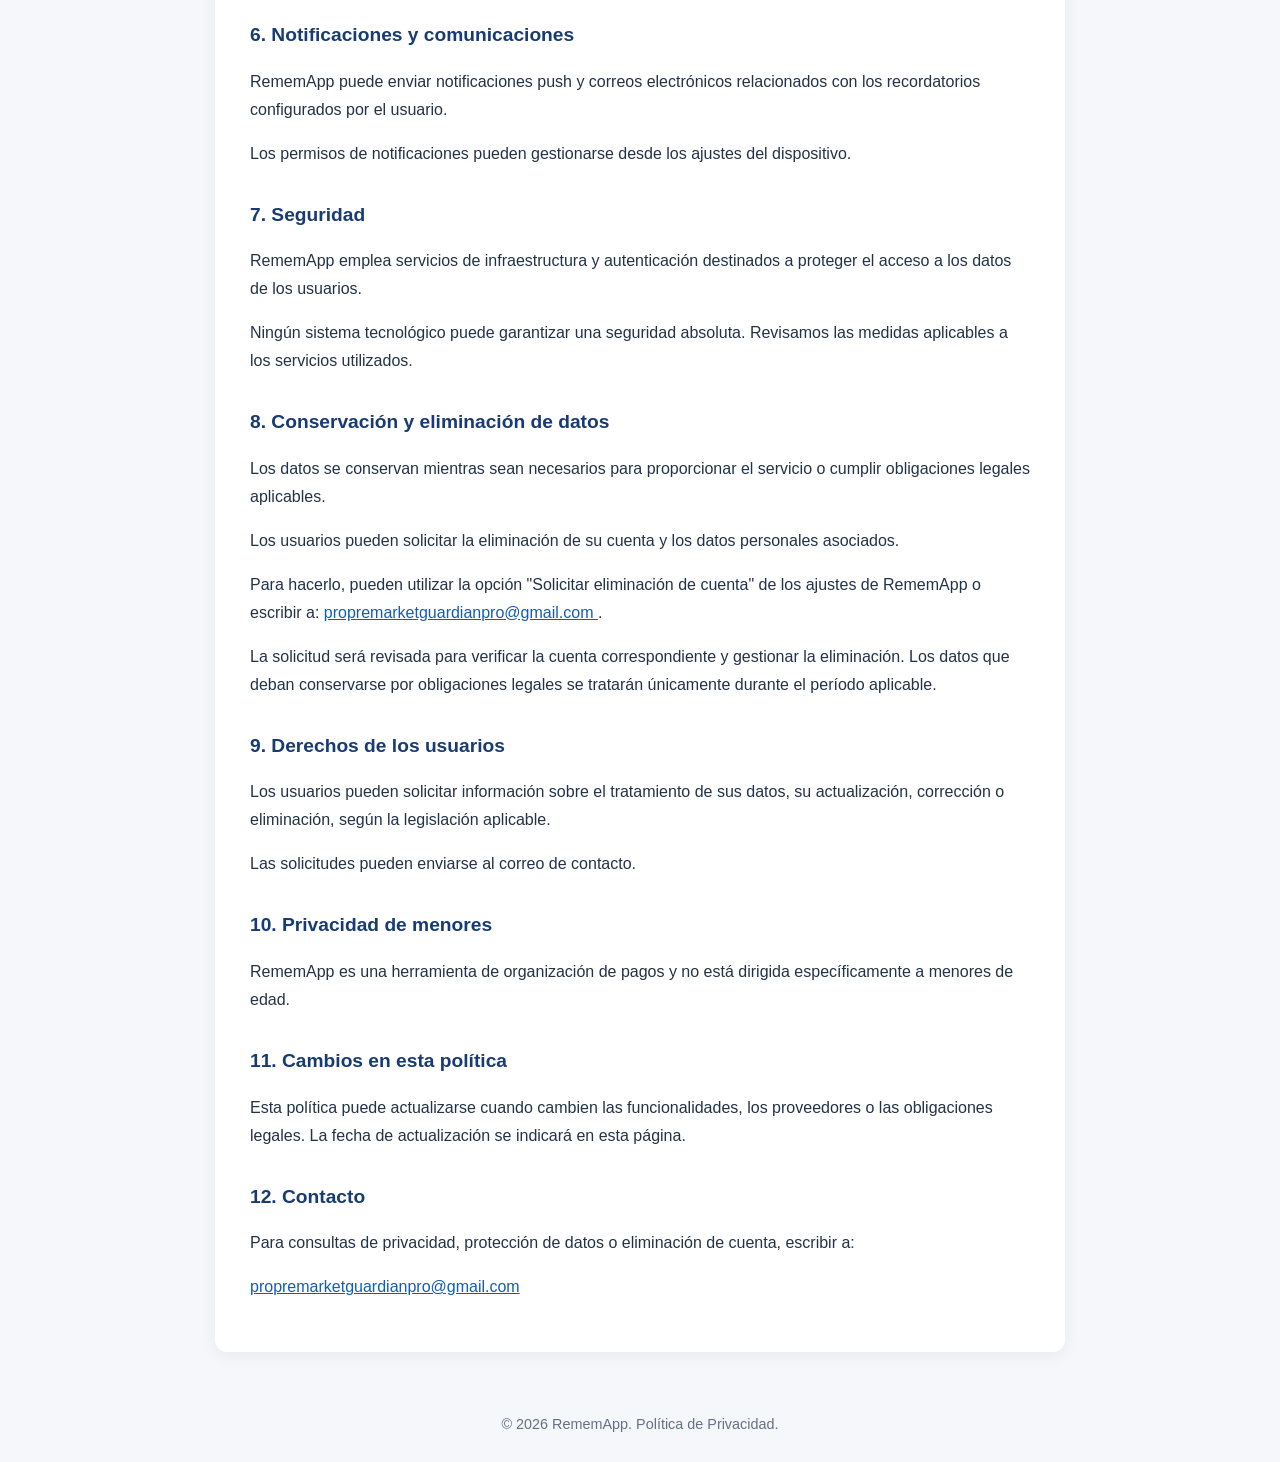
<file: rememapp-privacidad.html>
<!DOCTYPE html>
<html lang="es">
<head>
  <meta charset="UTF-8">
  <meta name="viewport" content="width=device-width, initial-scale=1">
  <meta name="description" content="Política de privacidad de RememApp">
  <title>Política de Privacidad | RememApp</title>
  <style>
    * { box-sizing: border-box; }
    body {
      margin: 0;
      font-family: Arial, Helvetica, sans-serif;
      background: #f5f7fb;
      color: #243247;
      line-height: 1.75;
    }
    header {
      background: #173b72;
      color: white;
      padding: 44px 20px;
      text-align: center;
    }
    header h1 { margin: 0 0 8px; }
    header p { margin: 0; color: #dce8ff; }
    main {
      max-width: 850px;
      margin: 35px auto;
      padding: 35px;
      background: white;
      border-radius: 12px;
      box-shadow: 0 4px 18px rgba(0,0,0,.06);
    }
    h2 {
      color: #173b72;
      font-size: 1.2rem;
      margin-top: 30px;
    }
    a { color: #125db4; overflow-wrap: anywhere; }
    footer {
      text-align: center;
      padding: 25px;
      color: #667085;
      font-size: .9rem;
    }
    @media (max-width: 600px) {
      main { margin: 14px; padding: 22px; }
    }
  </style>
</head>
<body>
  <header>
    <h1>RememApp</h1>
    <p>Política de Privacidad</p>
  </header>

  <main>
    <p><strong>Última actualización:</strong> 23 de octubre de 2026</p>

    <h2>1. Introducción</h2>
    <p>
      RememApp es una aplicación diseñada para ayudar a sus
      usuarios a organizar facturas, obligaciones de pago,
      fechas de vencimiento y recordatorios.
    </p>
    <p>
      Esta política explica cómo se tratan los datos personales
      y la información registrada en la aplicación.
    </p>

    <h2>2. Información tratada</h2>
    <p>
      Para prestar sus servicios, RememApp puede tratar:
    </p>
    <ul>
      <li>Dirección de correo electrónico y datos de cuenta.</li>
      <li>Información de facturas y obligaciones registradas.</li>
      <li>Importes, conceptos y fechas de vencimiento.</li>
      <li>Configuraciones de frecuencia y recordatorios.</li>
      <li>Imágenes y documentos seleccionados por el usuario.</li>
      <li>Identificadores técnicos necesarios para notificaciones.</li>
    </ul>

    <h2>3. Finalidad del tratamiento</h2>
    <p>Utilizamos la información para:</p>
    <ul>
      <li>Gestionar cuentas de usuario.</li>
      <li>Guardar y sincronizar obligaciones registradas.</li>
      <li>Generar recordatorios de vencimientos.</li>
      <li>Enviar notificaciones y correos configurados.</li>
      <li>Permitir la lectura de datos desde documentos.</li>
      <li>Atender solicitudes de soporte y privacidad.</li>
    </ul>

    <h2>4. Servicios tecnológicos</h2>
    <p>
      RememApp utiliza Supabase para funciones relacionadas
      con autenticación, almacenamiento y sincronización de datos.
    </p>
    <p>
      También utiliza servicios de Firebase para gestionar
      notificaciones push.
    </p>
    <p>
      Estos proveedores pueden procesar la información
      necesaria para prestar sus funciones, conforme a
      sus respectivas políticas de privacidad y
      condiciones aplicables.
    </p>

    <h2>5. Documentos, imágenes y OCR</h2>
    <p>
      RememApp permite seleccionar documentos PDF e imágenes
      para facilitar el registro de obligaciones mediante
      reconocimiento de texto (OCR).
    </p>
    <p>
      La aplicación puede almacenar copias de estos archivos
      en el espacio de documentos del dispositivo.
      La información de las obligaciones también puede
      sincronizarse con Supabase.
    </p>
    <p>
      Los documentos pueden contener información personal
      o financiera, por lo que recomendamos seleccionar
      únicamente los archivos necesarios.
    </p>

    <h2>6. Notificaciones y comunicaciones</h2>
    <p>
      RememApp puede enviar notificaciones push y correos
      electrónicos relacionados con los recordatorios
      configurados por el usuario.
    </p>
    <p>
      Los permisos de notificaciones pueden gestionarse
      desde los ajustes del dispositivo.
    </p>

    <h2>7. Seguridad</h2>
    <p>
      RememApp emplea servicios de infraestructura y
      autenticación destinados a proteger el acceso a
      los datos de los usuarios.
    </p>
    <p>
      Ningún sistema tecnológico puede garantizar
      una seguridad absoluta. Revisamos las medidas
      aplicables a los servicios utilizados.
    </p>

    <h2>8. Conservación y eliminación de datos</h2>
    <p>
      Los datos se conservan mientras sean necesarios
      para proporcionar el servicio o cumplir obligaciones
      legales aplicables.
    </p>
    <p>
      Los usuarios pueden solicitar la eliminación de
      su cuenta y los datos personales asociados.
    </p>
    <p>
      Para hacerlo, pueden utilizar la opción
      "Solicitar eliminación de cuenta" de los ajustes
      de RememApp o escribir a:
      <a href="mailto:propremarketguardianpro@gmail.com?subject=Solicitud%20de%20eliminaci%C3%B3n%20de%20cuenta%20RememApp">
        propremarketguardianpro@gmail.com
      </a>.
    </p>
    <p>
      La solicitud será revisada para verificar la cuenta
      correspondiente y gestionar la eliminación.
      Los datos que deban conservarse por obligaciones
      legales se tratarán únicamente durante el
      período aplicable.
    </p>

    <h2>9. Derechos de los usuarios</h2>
    <p>
      Los usuarios pueden solicitar información sobre
      el tratamiento de sus datos, su actualización,
      corrección o eliminación, según la legislación
      aplicable.
    </p>
    <p>
      Las solicitudes pueden enviarse al correo de contacto.
    </p>

    <h2>10. Privacidad de menores</h2>
    <p>
      RememApp es una herramienta de organización de pagos
      y no está dirigida específicamente a menores de edad.
    </p>

    <h2>11. Cambios en esta política</h2>
    <p>
      Esta política puede actualizarse cuando cambien las
      funcionalidades, los proveedores o las obligaciones
      legales. La fecha de actualización se indicará
      en esta página.
    </p>

    <h2>12. Contacto</h2>
    <p>
      Para consultas de privacidad, protección de datos
      o eliminación de cuenta, escribir a:
    </p>
    <p>
      <a href="mailto:propremarketguardianpro@gmail.com">
        propremarketguardianpro@gmail.com
      </a>
    </p>
  </main>

  <footer>
    &copy; 2026 RememApp. Política de Privacidad.
  </footer>
</body>
</html>
</file>
<file: css/style.css>
/* ========================================
   CONFIGURACIÓN GENERAL
======================================== */

* {
    margin: 0;
    padding: 0;
    box-sizing: border-box;
}

:root {
    --background: #050d1b;
    --background-soft: #071426;
    --card: rgba(8, 22, 43, 0.82);

    --blue: #147cff;
    --blue-light: #35a6ff;
    --blue-dark: #075ce4;

    --white: #ffffff;
    --text: #c8d3e2;
    --muted: #9aabc1;

    --border: rgba(31, 125, 255, 0.52);

    --container: 1400px;
}

html {
    scroll-behavior: smooth;
}

body {
    min-height: 100vh;

    background:
        radial-gradient(
            circle at 76% 17%,
            rgba(25, 105, 255, 0.17),
            transparent 31%
        ),
        radial-gradient(
            circle at 10% 72%,
            rgba(0, 100, 255, 0.10),
            transparent 27%
        ),
        var(--background);

    color: var(--white);

    font-family:
        "Segoe UI",
        Arial,
        sans-serif;

    overflow-x: hidden;
}

img {
    display: block;
    max-width: 100%;
}

a {
    color: inherit;
}

.container {
    width: min(
        calc(100% - 120px),
        var(--container)
    );

    margin: 0 auto;
}


/* ========================================
   BARRA SUPERIOR
======================================== */

.navbar {
    position: fixed;
    top: 0;
    left: 0;
    z-index: 1000;

    width: 100%;
    min-height: 76px;

    padding: 13px 5%;

    display: flex;
    align-items: center;
    justify-content: space-between;
    gap: 30px;

    background: rgba(4, 12, 26, 0.90);

    border-bottom:
        1px solid rgba(120, 150, 195, 0.14);

    backdrop-filter: blur(18px);
}

.brand {
    display: flex;
    align-items: center;
    gap: 13px;

    color: var(--white);
    text-decoration: none;
}

.brand-icon {
    width: 46px;
    height: 46px;

    display: grid;
    place-items: center;

    border-radius: 13px;

    background:
        linear-gradient(
            145deg,
            var(--blue-dark),
            var(--blue-light)
        );

    box-shadow:
        0 8px 28px rgba(0, 110, 255, 0.32);

    font-size: 15px;
    font-weight: 900;
}

.brand-text {
    display: flex;
    flex-direction: column;

    font-size: 16px;
    font-weight: 750;
    line-height: 1.05;
}

.brand-text strong {
    margin-top: 5px;

    color: var(--blue-light);

    font-size: 11px;
    letter-spacing: 2.6px;
}

.nav-links {
    display: flex;
    align-items: center;
    gap: 38px;
}

.nav-links a {
    color: #d0d9e7;

    font-size: 15px;
    font-weight: 650;

    text-decoration: none;

    transition:
        color 0.2s ease,
        transform 0.2s ease;
}

.nav-links a:hover {
    color: var(--white);
    transform: translateY(-1px);
}

.nav-button {
    padding: 14px 24px;

    border-radius: 11px;

    background:
        linear-gradient(
            135deg,
            var(--blue-dark),
            var(--blue)
        );

    color: var(--white);

    font-size: 15px;
    font-weight: 750;

    text-decoration: none;

    box-shadow:
        0 10px 28px rgba(0, 97, 255, 0.26);

    transition:
        transform 0.25s ease,
        box-shadow 0.25s ease;
}

.nav-button:hover {
    transform: translateY(-2px);

    box-shadow:
        0 15px 34px rgba(0, 110, 255, 0.39);
}


/* ========================================
   HERO
======================================== */

.hero {
    min-height: 100vh;

    padding:
        135px 6%
        70px;

    display: grid;

    grid-template-columns:
        0.88fr
        1.12fr;

    align-items: center;
    gap: 50px;
}

.hero-content {
    max-width: 680px;
}

.tag,
.section-tag {
    display: inline-flex;
    align-items: center;
    justify-content: center;

    padding: 10px 19px;

    border:
        1px solid rgba(18, 115, 255, 0.75);

    border-radius: 999px;

    background:
        rgba(7, 49, 105, 0.12);

    color: #2995ff;

    font-size: 13px;
    font-weight: 800;
    letter-spacing: 1.5px;
}

.tag {
    margin-bottom: 25px;
}

.hero h1 {
    margin-bottom: 25px;

    font-size:
        clamp(
            50px,
            5.8vw,
            79px
        );

    line-height: 1.02;
    letter-spacing: -3.8px;
}

.hero h1 span {
    background:
        linear-gradient(
            180deg,
            #36b4ff,
            #064fff
        );

    background-clip: text;
    -webkit-background-clip: text;

    color: transparent;
}

.hero p {
    max-width: 650px;

    margin-bottom: 35px;

    color: var(--text);

    font-size: 20px;
    line-height: 1.72;
}

.hero-buttons {
    display: flex;
    align-items: center;
    gap: 17px;

    flex-wrap: wrap;
}

.btn,
.btn-secondary {
    min-width: 190px;

    padding: 16px 27px;

    display: inline-flex;
    align-items: center;
    justify-content: center;
    gap: 14px;

    border-radius: 11px;

    font-size: 16px;
    font-weight: 750;

    text-decoration: none;

    transition:
        transform 0.25s ease,
        box-shadow 0.25s ease,
        background 0.25s ease;
}

.btn {
    background:
        linear-gradient(
            135deg,
            #0759ed,
            #169eff
        );

    color: var(--white);

    box-shadow:
        0 15px 38px rgba(0, 95, 255, 0.34);
}

.btn:hover {
    transform: translateY(-3px);

    box-shadow:
        0 20px 44px rgba(0, 105, 255, 0.47);
}

.btn-secondary {
    border:
        1px solid rgba(63, 132, 226, 0.54);

    background:
        rgba(255, 255, 255, 0.025);

    color: var(--white);
}

.btn-secondary:hover {
    transform: translateY(-3px);

    background:
        rgba(20, 108, 235, 0.11);
}

.hero-image {
    position: relative;

    display: flex;
    align-items: center;
    justify-content: center;
}

.hero-image::before {
    content: "";

    position: absolute;

    width: 75%;
    height: 75%;

    border-radius: 50%;

    background:
        rgba(25, 105, 255, 0.22);

    filter: blur(75px);
}

.hero-image img {
    position: relative;
    z-index: 1;

    width: 100%;
    max-width: 870px;

    border-radius: 22px;

    box-shadow:
        0 30px 90px rgba(0, 0, 0, 0.50),
        0 0 60px rgba(15, 91, 245, 0.19);
}


/* ========================================
   SECCIÓN DEL PROBLEMA
======================================== */

.problem {
    position: relative;

    padding:
        115px 0
        125px;

    background:
        radial-gradient(
            circle at 90% 30%,
            rgba(0, 81, 207, 0.12),
            transparent 26%
        ),
        linear-gradient(
            180deg,
            #040c19,
            #061226
        );

    overflow: hidden;
}

.problem::before,
.problem::after {
    content: "";

    position: absolute;

    width: 320px;
    height: 320px;

    opacity: 0.20;

    background-image:
        radial-gradient(
            rgba(25, 121, 255, 0.75) 1px,
            transparent 1px
        );

    background-size: 12px 12px;

    pointer-events: none;
}

.problem::before {
    left: -170px;
    bottom: 80px;
}

.problem::after {
    right: -170px;
    top: 70px;
}

.section-tag {
    margin-bottom: 31px;
}

.problem h2 {
    max-width: 990px;

    margin-bottom: 27px;

    font-size:
        clamp(
            42px,
            4.1vw,
            66px
        );

    line-height: 1.08;
    letter-spacing: -2.4px;
}

.problem-intro {
    max-width: 770px;

    margin-bottom: 39px;

    color: var(--text);

    font-size: 20px;
    line-height: 1.72;
}


/* ========================================
   TARJETAS DEL PROBLEMA
======================================== */

.problem-grid {
    display: grid;

    grid-template-columns:
        repeat(4, minmax(0, 1fr));

    gap: 23px;

    margin-bottom: 28px;
}

.problem-card {
    min-height: 255px;

    padding:
        29px 30px
        31px;

    border:
        1px solid var(--border);

    border-radius: 17px;

    background:
        linear-gradient(
            145deg,
            rgba(9, 28, 55, 0.90),
            rgba(4, 14, 30, 0.94)
        );

    box-shadow:
        inset 0 1px 0 rgba(255, 255, 255, 0.025),
        0 16px 45px rgba(0, 0, 0, 0.18);

    transition:
        transform 0.28s ease,
        border-color 0.28s ease,
        box-shadow 0.28s ease;
}

.problem-card:hover {
    transform: translateY(-7px);

    border-color:
        rgba(39, 144, 255, 0.93);

    box-shadow:
        0 21px 55px rgba(0, 72, 200, 0.18);
}

.problem-icon {
    width: 72px;
    height: 72px;

    margin-bottom: 16px;

    display: grid;
    place-items: center;

    border:
        1px solid rgba(20, 126, 255, 0.43);

    border-radius: 50%;

    background:
        radial-gradient(
            circle,
            rgba(22, 122, 255, 0.24),
            rgba(3, 37, 82, 0.42)
        );

    box-shadow:
        0 0 25px rgba(0, 112, 255, 0.28),
        inset 0 0 20px rgba(19, 111, 255, 0.11);
}

.problem-icon svg {
    width: 45px;
    height: 45px;

    fill: none;

    stroke: #1688ff;
    stroke-width: 3;
    stroke-linecap: round;
    stroke-linejoin: round;

    filter:
        drop-shadow(
            0 0 7px
            rgba(11, 125, 255, 0.95)
        );
}

.problem-card h3 {
    margin-bottom: 9px;

    font-size: 21px;
    line-height: 1.25;
}

.problem-card p {
    color: #b6c2d3;

    font-size: 17px;
    line-height: 1.62;
}


/* ========================================
   CAJA DE SOLUCIÓN
======================================== */

.solution-box {
    min-height: 165px;

    padding:
        27px 34px;

    display: grid;

    grid-template-columns:
        auto
        minmax(0, 1fr)
        auto;

    align-items: center;
    gap: 29px;

    border:
        1px solid rgba(28, 127, 255, 0.74);

    border-radius: 17px;

    background:
        radial-gradient(
            circle at 15% 50%,
            rgba(22, 111, 255, 0.13),
            transparent 35%
        ),
        linear-gradient(
            135deg,
            rgba(9, 30, 62, 0.96),
            rgba(4, 14, 31, 0.96)
        );

    box-shadow:
        inset 0 1px 0 rgba(255, 255, 255, 0.025),
        0 18px 55px rgba(0, 0, 0, 0.22);
}

.solution-shield {
    width: 105px;
    height: 105px;

    display: grid;
    place-items: center;
}

.solution-shield svg {
    width: 90px;
    height: 90px;

    fill:
        rgba(19, 103, 238, 0.17);

    stroke: #56a9ff;
    stroke-width: 3.5;
    stroke-linecap: round;
    stroke-linejoin: round;

    filter:
        drop-shadow(
            0 0 13px
            rgba(26, 127, 255, 0.88)
        );
}

.solution-content h3 {
    margin-bottom: 11px;

    font-size:
        clamp(
            25px,
            2.3vw,
            36px
        );

    line-height: 1.15;
    letter-spacing: -0.8px;
}

.solution-content h3 span {
    color: #1587ff;
}

.solution-content p {
    max-width: 780px;

    color: #c1ccdc;

    font-size: 17px;
    line-height: 1.65;
}

.solution-button {
    min-width: 230px;

    padding: 18px 25px;

    display: inline-flex;
    align-items: center;
    justify-content: center;
    gap: 17px;

    border-radius: 11px;

    background:
        linear-gradient(
            135deg,
            #0758e7,
            #0d91ff
        );

    color: var(--white);

    font-size: 17px;
    font-weight: 750;

    text-decoration: none;

    box-shadow:
        0 13px 32px rgba(0, 100, 255, 0.34);

    transition:
        transform 0.25s ease,
        box-shadow 0.25s ease;
}

.solution-button:hover {
    transform: translateY(-3px);

    box-shadow:
        0 19px 42px rgba(0, 107, 255, 0.48);
}


/* ========================================
   ADAPTACIÓN A PANTALLAS
======================================== */

@media (max-width: 1150px) {

    .hero {
        grid-template-columns: 1fr;

        text-align: center;

        padding-top: 145px;
    }

    .hero-content {
        margin: 0 auto;
    }

    .hero p {
        margin-left: auto;
        margin-right: auto;
    }

    .hero-buttons {
        justify-content: center;
    }

    .problem-grid {
        grid-template-columns:
            repeat(2, minmax(0, 1fr));
    }

    .solution-box {
        grid-template-columns:
            auto
            minmax(0, 1fr);

        text-align: left;
    }

    .solution-button {
        grid-column: 1 / -1;

        width: 100%;
    }
}


@media (max-width: 900px) {

    .nav-links {
        display: none;
    }

    .container {
        width:
            min(
                calc(100% - 60px),
                var(--container)
            );
    }
}


@media (max-width: 650px) {

    .navbar {
        padding:
            12px 20px;
    }

    .brand-text {
        display: none;
    }

    .nav-button {
        padding:
            12px 17px;
    }

    .hero {
        padding:
            125px 22px
            55px;

        gap: 35px;
    }

    .hero h1 {
        font-size: 48px;
        letter-spacing: -2.5px;
    }

    .hero p {
        font-size: 18px;
    }

    .hero-buttons {
        flex-direction: column;
    }

    .btn,
    .btn-secondary {
        width: 100%;
    }

    .container {
        width:
            calc(100% - 38px);
    }

    .problem {
        padding:
            85px 0
            90px;
    }

    .problem h2 {
        font-size: 43px;
    }

    .problem-intro {
        font-size: 18px;
    }

    .problem-grid {
        grid-template-columns: 1fr;
    }

    .problem-card {
        min-height: auto;
    }

    .solution-box {
        padding:
            30px 24px;

        grid-template-columns: 1fr;

        text-align: center;
    }

    .solution-shield {
        margin: 0 auto;
    }

    .solution-content p {
        font-size: 16px;
    }

    .solution-button {
        min-width: 100%;
    }
}
/* ========================================
   SECCIÓN DE LA SOLUCIÓN
======================================== */

.solution-section {
    padding: 120px 0;
    background:
        radial-gradient(
            circle at 15% 50%,
            rgba(18, 112, 255, 0.14),
            transparent 28%
        ),
        #050d1b;
}

.solution-layout {
    display: grid;
    grid-template-columns: 1.1fr 0.9fr;
    align-items: center;
    gap: 70px;
}

.solution-visual img {
    width: 100%;
    margin-top: 30px;
    border-radius: 22px;

    box-shadow:
        0 35px 90px rgba(0, 0, 0, 0.48),
        0 0 55px rgba(18, 112, 255, 0.18);
}

.solution-details h2 {
    margin-bottom: 24px;

    font-size:
        clamp(
            42px,
            4vw,
            62px
        );

    line-height: 1.08;
    letter-spacing: -2px;
}

.solution-intro {
    margin-bottom: 38px;

    color: var(--text);

    font-size: 20px;
    line-height: 1.7;
}

.feature-list {
    display: grid;
    gap: 18px;
}

.feature-item {
    padding: 20px 22px;

    display: grid;
    grid-template-columns: auto 1fr;
    align-items: start;
    gap: 16px;

    border:
        1px solid rgba(24, 121, 255, 0.32);

    border-radius: 15px;

    background:
        linear-gradient(
            145deg,
            rgba(9, 28, 55, 0.86),
            rgba(5, 15, 32, 0.94)
        );

    transition:
        transform 0.25s ease,
        border-color 0.25s ease;
}

.feature-item:hover {
    transform: translateX(7px);

    border-color:
        rgba(34, 143, 255, 0.88);
}

.feature-icon {
    width: 42px;
    height: 42px;

    display: grid;
    place-items: center;

    border-radius: 50%;

    background:
        radial-gradient(
            circle,
            rgba(20, 126, 255, 0.34),
            rgba(5, 41, 88, 0.72)
        );

    color: #43a6ff;

    font-size: 21px;
    font-weight: 900;

    box-shadow:
        0 0 22px rgba(18, 118, 255, 0.30);
}

.feature-item h3 {
    margin-bottom: 6px;

    font-size: 20px;
}

.feature-item p {
    color: #aebdd0;

    font-size: 16px;
    line-height: 1.55;
}

@media (max-width: 1050px) {

    .solution-layout {
        grid-template-columns: 1fr;
    }

    .solution-details {
        text-align: center;
    }

    .solution-intro {
        max-width: 760px;
        margin-left: auto;
        margin-right: auto;
        margin-bottom: 38px;
    }

    .feature-item {
        text-align: left;
    }
}

@media (max-width: 650px) {

    .solution-section {
        padding: 85px 0;
    }

    .solution-details h2 {
        font-size: 42px;
    }

    .solution-intro {
        font-size: 18px;
    }
}
/* ========================================
   CÓMO FUNCIONA
======================================== */

.process-section {
    position: relative;
    padding: 120px 0 130px;

    background:
        radial-gradient(
            circle at 50% 10%,
            rgba(15, 103, 255, 0.13),
            transparent 30%
        ),
        linear-gradient(
            180deg,
            #061226,
            #040c19
        );
}

.process-heading {
    max-width: 850px;
    margin-bottom: 60px;
}

.process-heading h2 {
    margin: 28px 0 22px;

    font-size:
        clamp(
            42px,
            4.3vw,
            66px
        );

    line-height: 1.08;
    letter-spacing: -2.3px;
}

.process-heading p {
    max-width: 760px;

    color: var(--text);

    font-size: 20px;
    line-height: 1.72;
}

.process-grid {
    position: relative;

    display: grid;
    grid-template-columns:
        repeat(5, minmax(0, 1fr));

    gap: 20px;
}

.process-grid::before {
    content: "";

    position: absolute;
    top: 54px;
    left: 9%;
    right: 9%;

    height: 1px;

    background:
        linear-gradient(
            90deg,
            transparent,
            rgba(28, 126, 255, 0.70),
            transparent
        );

    z-index: 0;
}

.process-card {
    position: relative;
    z-index: 1;

    min-height: 345px;

    padding: 30px 25px 28px;

    border:
        1px solid rgba(24, 121, 255, 0.42);

    border-radius: 18px;

    background:
        linear-gradient(
            145deg,
            rgba(9, 28, 55, 0.90),
            rgba(4, 14, 30, 0.96)
        );

    box-shadow:
        0 18px 50px rgba(0, 0, 0, 0.22);

    transition:
        transform 0.28s ease,
        border-color 0.28s ease,
        box-shadow 0.28s ease;
}

.process-card:hover {
    transform: translateY(-8px);

    border-color:
        rgba(38, 145, 255, 0.92);

    box-shadow:
        0 24px 58px rgba(0, 84, 225, 0.18);
}

.process-number {
    position: absolute;
    top: 18px;
    right: 20px;

    color: rgba(69, 157, 255, 0.45);

    font-size: 16px;
    font-weight: 900;
    letter-spacing: 1px;
}

.process-icon {
    width: 82px;
    height: 82px;

    margin-bottom: 26px;

    display: grid;
    place-items: center;

    border:
        1px solid rgba(28, 130, 255, 0.48);

    border-radius: 50%;

    background:
        radial-gradient(
            circle,
            rgba(20, 126, 255, 0.28),
            rgba(5, 41, 88, 0.55)
        );

    box-shadow:
        0 0 28px rgba(17, 119, 255, 0.27);
}

.process-icon svg {
    width: 48px;
    height: 48px;

    fill: none;

    stroke: #218cff;
    stroke-width: 3;
    stroke-linecap: round;
    stroke-linejoin: round;

    filter:
        drop-shadow(
            0 0 7px
            rgba(20, 129, 255, 0.85)
        );
}

.process-card h3 {
    margin-bottom: 13px;

    font-size: 21px;
    line-height: 1.28;
}

.process-card p {
    color: #afbed1;

    font-size: 16px;
    line-height: 1.62;
}

@media (max-width: 1200px) {

    .process-grid {
        grid-template-columns:
            repeat(2, minmax(0, 1fr));
    }

    .process-grid::before {
        display: none;
    }

    .process-card:last-child {
        grid-column: 1 / -1;
        max-width: 560px;
    }
}

@media (max-width: 700px) {

    .process-section {
        padding: 85px 0 95px;
    }

    .process-heading {
        margin-bottom: 42px;
    }

    .process-heading h2 {
        font-size: 42px;
    }

    .process-heading p {
        font-size: 18px;
    }

    .process-grid {
        grid-template-columns: 1fr;
    }

    .process-card,
    .process-card:last-child {
        min-height: auto;
        max-width: none;
        grid-column: auto;
    }
}
/* ========================================
   BENEFICIOS
======================================== */

.benefits-section {
    position: relative;
    padding: 120px 0 130px;

    background:
        radial-gradient(
            circle at 50% 15%,
            rgba(15, 103, 255, 0.12),
            transparent 30%
        ),
        #050d1b;
}

.benefits-header {
    max-width: 840px;
    margin-bottom: 58px;
}

.benefits-header h2 {
    margin: 28px 0 22px;

    font-size:
        clamp(
            42px,
            4.3vw,
            66px
        );

    line-height: 1.08;
    letter-spacing: -2.2px;
}

.benefits-header p {
    max-width: 760px;

    color: var(--text);

    font-size: 20px;
    line-height: 1.72;
}

.benefits-grid {
    display: grid;

    grid-template-columns:
        repeat(4, minmax(0, 1fr));

    gap: 24px;

    margin-bottom: 34px;
}

.benefit-card {
    min-height: 270px;

    padding:
        32px 30px;

    border:
        1px solid rgba(24, 121, 255, 0.42);

    border-radius: 18px;

    background:
        linear-gradient(
            145deg,
            rgba(9, 28, 55, 0.90),
            rgba(4, 14, 30, 0.96)
        );

    box-shadow:
        0 18px 50px rgba(0, 0, 0, 0.20);

    transition:
        transform 0.28s ease,
        border-color 0.28s ease,
        box-shadow 0.28s ease;
}

.benefit-card:hover {
    transform: translateY(-8px);

    border-color:
        rgba(38, 145, 255, 0.92);

    box-shadow:
        0 24px 58px rgba(0, 84, 225, 0.18);
}

.benefit-icon {
    width: 78px;
    height: 78px;

    margin-bottom: 24px;

    display: grid;
    place-items: center;

    border:
        1px solid rgba(28, 130, 255, 0.48);

    border-radius: 50%;

    background:
        radial-gradient(
            circle,
            rgba(20, 126, 255, 0.28),
            rgba(5, 41, 88, 0.55)
        );

    box-shadow:
        0 0 28px rgba(17, 119, 255, 0.27);
}

.benefit-icon svg {
    width: 47px;
    height: 47px;

    fill: none;

    stroke: #218cff;
    stroke-width: 3;
    stroke-linecap: round;
    stroke-linejoin: round;

    filter:
        drop-shadow(
            0 0 7px
            rgba(20, 129, 255, 0.85)
        );
}

.benefit-card h3 {
    margin-bottom: 13px;

    font-size: 23px;
    line-height: 1.25;
}

.benefit-card p {
    color: #afbed1;

    font-size: 17px;
    line-height: 1.65;
}

.benefits-quote {
    padding:
        55px 45px;

    text-align: center;

    border:
        1px solid rgba(28, 127, 255, 0.65);

    border-radius: 18px;

    background:
        radial-gradient(
            circle at 50% 50%,
            rgba(22, 111, 255, 0.14),
            transparent 55%
        ),
        linear-gradient(
            135deg,
            rgba(9, 30, 62, 0.96),
            rgba(4, 14, 31, 0.96)
        );

    box-shadow:
        0 18px 55px rgba(0, 0, 0, 0.22);
}

.benefits-quote p {
    margin-bottom: 12px;

    color: #aebdd0;

    font-size: 20px;
}

.benefits-quote h2 {
    max-width: 950px;

    margin: 0 auto;

    background:
        linear-gradient(
            180deg,
            #ffffff,
            #1587ff
        );

    background-clip: text;
    -webkit-background-clip: text;

    color: transparent;

    font-size:
        clamp(
            34px,
            3.4vw,
            54px
        );

    line-height: 1.12;
    letter-spacing: -1.6px;
}

@media (max-width: 1100px) {

    .benefits-grid {
        grid-template-columns:
            repeat(2, minmax(0, 1fr));
    }
}

@media (max-width: 650px) {

    .benefits-section {
        padding: 85px 0 95px;
    }

    .benefits-header h2 {
        font-size: 42px;
    }

    .benefits-header p {
        font-size: 18px;
    }

    .benefits-grid {
        grid-template-columns: 1fr;
    }

    .benefit-card {
        min-height: auto;
    }

    .benefits-quote {
        padding:
            40px 24px;
    }

    .benefits-quote p {
        font-size: 17px;
    }
}
/* ========================================
   COSTO DE OPERAR SIN RUTINA
======================================== */

.cost-section {
    position: relative;
    padding: 125px 0 135px;
    overflow: hidden;

    background:
        radial-gradient(
            circle at 50% 18%,
            rgba(14, 102, 255, 0.16),
            transparent 30%
        ),
        linear-gradient(
            180deg,
            #040c19,
            #061326
        );
}

.cost-section::before {
    content: "";
    position: absolute;
    top: 160px;
    left: 50%;
    width: 620px;
    height: 620px;
    transform: translateX(-50%);
    border-radius: 50%;
    background: rgba(13, 104, 255, 0.07);
    filter: blur(100px);
    pointer-events: none;
}

.cost-header {
    position: relative;
    z-index: 1;
    max-width: 900px;
    margin: 0 auto 75px;
    text-align: center;
}

.cost-header h2 {
    margin: 28px 0 24px;

    font-size:
        clamp(
            44px,
            4.8vw,
            72px
        );

    line-height: 1.06;
    letter-spacing: -2.8px;
}

.cost-header p {
    max-width: 820px;
    margin: 0 auto;

    color: var(--text);

    font-size: 20px;
    line-height: 1.75;
}


/* LÍNEA DE TIEMPO */

.cost-timeline {
    position: relative;
    z-index: 1;

    max-width: 620px;
    margin: 0 auto 90px;

    display: flex;
    flex-direction: column;
    align-items: center;
}

.cost-step {
    width: 100%;
    padding: 35px 30px;

    text-align: center;

    border:
        1px solid rgba(25, 126, 255, 0.46);

    border-radius: 20px;

    background:
        linear-gradient(
            145deg,
            rgba(8, 29, 59, 0.92),
            rgba(4, 14, 30, 0.97)
        );

    box-shadow:
        0 22px 60px rgba(0, 0, 0, 0.24),
        inset 0 1px 0 rgba(255, 255, 255, 0.03);
}

.cost-step-highlight {
    border-color:
        rgba(44, 151, 255, 0.95);

    box-shadow:
        0 25px 70px rgba(0, 91, 255, 0.22),
        0 0 45px rgba(12, 112, 255, 0.12);
}

.cost-number {
    margin-bottom: 6px;

    background:
        linear-gradient(
            180deg,
            #66c1ff,
            #086dff
        );

    background-clip: text;
    -webkit-background-clip: text;

    color: transparent;

    font-size:
        clamp(
            64px,
            7vw,
            96px
        );

    font-weight: 900;
    line-height: 1;
    letter-spacing: -4px;

    filter:
        drop-shadow(
            0 0 16px
            rgba(22, 126, 255, 0.34)
        );
}

.cost-step h3 {
    margin-bottom: 5px;
    font-size: 23px;
}

.cost-step p {
    color: #9fb2ca;
    font-size: 18px;
}

.cost-arrow {
    height: 100px;

    display: flex;
    flex-direction: column;
    align-items: center;
}

.cost-arrow span {
    width: 2px;
    height: 68px;

    background:
        linear-gradient(
            180deg,
            rgba(30, 139, 255, 0.25),
            rgba(30, 139, 255, 0.92)
        );

    box-shadow:
        0 0 14px rgba(18, 125, 255, 0.75);
}

.cost-arrow svg {
    width: 30px;
    height: 30px;
    margin-top: -7px;

    fill: none;
    stroke: #278fff;
    stroke-width: 2.5;
    stroke-linecap: round;
    stroke-linejoin: round;

    filter:
        drop-shadow(
            0 0 8px
            rgba(20, 130, 255, 0.85)
        );
}


/* ESCENARIOS ECONÓMICOS */

.cost-scenarios-header {
    max-width: 780px;
    margin: 0 auto 38px;
    text-align: center;
}

.cost-scenarios-header h3 {
    font-size:
        clamp(
            25px,
            2.5vw,
            36px
        );

    line-height: 1.35;
}

.cost-scenarios {
    display: grid;
    grid-template-columns:
        repeat(3, minmax(0, 1fr));

    gap: 25px;
    margin-bottom: 25px;
}

.cost-card {
    position: relative;
    min-height: 330px;
    padding: 42px 30px;

    display: flex;
    flex-direction: column;
    align-items: center;
    justify-content: center;

    text-align: center;

    border:
        1px solid rgba(25, 126, 255, 0.45);

    border-radius: 20px;

    background:
        linear-gradient(
            145deg,
            rgba(9, 29, 58, 0.91),
            rgba(4, 14, 30, 0.97)
        );

    box-shadow:
        0 20px 58px rgba(0, 0, 0, 0.22);

    transition:
        transform 0.28s ease,
        border-color 0.28s ease,
        box-shadow 0.28s ease;
}

.cost-card:hover {
    transform: translateY(-8px);

    border-color:
        rgba(40, 148, 255, 0.94);

    box-shadow:
        0 26px 68px rgba(0, 87, 235, 0.20);
}

.cost-card-featured {
    transform: translateY(-12px);

    border-color:
        rgba(48, 157, 255, 0.96);

    background:
        radial-gradient(
            circle at 50% 20%,
            rgba(25, 124, 255, 0.20),
            transparent 46%
        ),
        linear-gradient(
            145deg,
            rgba(10, 38, 78, 0.96),
            rgba(4, 16, 35, 0.98)
        );

    box-shadow:
        0 28px 75px rgba(0, 91, 255, 0.24);
}

.cost-card-featured:hover {
    transform: translateY(-18px);
}

.cost-card-label {
    position: absolute;
    top: 18px;

    padding: 7px 13px;

    border:
        1px solid rgba(67, 164, 255, 0.64);

    border-radius: 999px;

    background:
        rgba(12, 78, 165, 0.18);

    color: #51afff;

    font-size: 11px;
    font-weight: 850;
    letter-spacing: 1.2px;
}

.cost-card-icon {
    width: 68px;
    height: 68px;
    margin-bottom: 18px;

    display: grid;
    place-items: center;

    border:
        1px solid rgba(30, 137, 255, 0.48);

    border-radius: 50%;

    background:
        radial-gradient(
            circle,
            rgba(24, 130, 255, 0.27),
            rgba(5, 41, 88, 0.58)
        );

    box-shadow:
        0 0 28px rgba(17, 119, 255, 0.27);
}

.cost-card-icon svg {
    width: 42px;
    height: 42px;

    fill: none;
    stroke: #248fff;
    stroke-width: 3;
    stroke-linecap: round;
    stroke-linejoin: round;

    filter:
        drop-shadow(
            0 0 7px
            rgba(20, 129, 255, 0.85)
        );
}

.cost-per-operation {
    font-size: 35px;
    font-weight: 850;
    letter-spacing: -1px;
}

.cost-card > p {
    margin: 7px 0 25px;

    color: #9eb0c7;
    font-size: 17px;
}

.cost-total {
    margin-bottom: 7px;

    background:
        linear-gradient(
            180deg,
            #ffffff,
            #238fff
        );

    background-clip: text;
    -webkit-background-clip: text;

    color: transparent;

    font-size:
        clamp(
            29px,
            2.6vw,
            40px
        );

    font-weight: 900;
    letter-spacing: -1.3px;
}

.cost-period {
    color: #aebdd0;
    font-size: 17px;
}

.cost-disclaimer {
    max-width: 900px;
    margin: 0 auto 95px;

    color: #778ba6;

    font-size: 13px;
    line-height: 1.65;
    text-align: center;
}


/* FRASE DE IMPACTO */

.cost-impact {
    margin-bottom: 48px;
    text-align: center;
}

.cost-impact p {
    margin-bottom: 14px;

    color: #9fb1c8;
    font-size: 20px;
}

.cost-impact h2 {
    max-width: 1100px;
    margin: 0 auto;

    background:
        linear-gradient(
            180deg,
            #ffffff 25%,
            #1686ff
        );

    background-clip: text;
    -webkit-background-clip: text;

    color: transparent;

    font-size:
        clamp(
            44px,
            5vw,
            76px
        );

    line-height: 1.08;
    letter-spacing: -3px;
}


/* MENSAJE FINAL */

.cost-message {
    padding: 45px 50px;

    display: grid;
    grid-template-columns:
        auto minmax(0, 1fr);

    align-items: center;
    gap: 32px;

    border:
        1px solid rgba(35, 143, 255, 0.78);

    border-radius: 20px;

    background:
        radial-gradient(
            circle at 8% 50%,
            rgba(20, 121, 255, 0.18),
            transparent 28%
        ),
        linear-gradient(
            135deg,
            rgba(9, 31, 64, 0.96),
            rgba(4, 15, 33, 0.98)
        );

    box-shadow:
        0 25px 70px rgba(0, 0, 0, 0.25),
        0 0 45px rgba(12, 112, 255, 0.08);
}

.cost-message-icon {
    width: 110px;
    height: 110px;

    display: grid;
    place-items: center;
}

.cost-message-icon svg {
    width: 94px;
    height: 94px;

    fill:
        rgba(19, 103, 238, 0.17);

    stroke: #56a9ff;
    stroke-width: 3.4;
    stroke-linecap: round;
    stroke-linejoin: round;

    filter:
        drop-shadow(
            0 0 13px
            rgba(26, 127, 255, 0.88)
        );
}

.cost-message-content h3 {
    margin-bottom: 13px;

    font-size:
        clamp(
            25px,
            2.4vw,
            37px
        );

    line-height: 1.2;
}

.cost-message-content p {
    max-width: 940px;
    margin-bottom: 20px;

    color: #bac8da;

    font-size: 18px;
    line-height: 1.68;
}

.cost-message-content strong {
    display: block;

    color: #4dabff;

    font-size:
        clamp(
            22px,
            2.2vw,
            33px
        );

    line-height: 1.3;
}


/* RESPONSIVE */

@media (max-width: 950px) {

    .cost-scenarios {
        grid-template-columns: 1fr;
    }

    .cost-card,
    .cost-card-featured,
    .cost-card-featured:hover {
        max-width: 620px;
        width: 100%;
        margin: 0 auto;
        transform: none;
    }

    .cost-message {
        grid-template-columns: 1fr;
        text-align: center;
    }

    .cost-message-icon {
        margin: 0 auto;
    }

    .cost-message-content p {
        margin-left: auto;
        margin-right: auto;
    }
}

@media (max-width: 650px) {

    .cost-section {
        padding: 85px 0 95px;
    }

    .cost-header {
        margin-bottom: 55px;
    }

    .cost-header h2 {
        font-size: 43px;
    }

    .cost-header p {
        font-size: 18px;
    }

    .cost-timeline {
        margin-bottom: 70px;
    }

    .cost-step {
        padding: 28px 18px;
    }

    .cost-number {
        font-size: 68px;
    }

    .cost-scenarios-header h3 {
        font-size: 25px;
    }

    .cost-card {
        min-height: 300px;
    }

    .cost-disclaimer {
        margin-bottom: 70px;
    }

    .cost-impact p {
        font-size: 17px;
    }

    .cost-impact h2 {
        font-size: 43px;
    }

    .cost-message {
        padding: 35px 24px;
    }

    .cost-message-content p {
        font-size: 16px;
    }
}
/* ========================================
   COMPATIBILIDAD
======================================== */

.compatibility-section {
    padding: 115px 0 125px;

    background:
        radial-gradient(
            circle at 82% 40%,
            rgba(19, 105, 255, 0.13),
            transparent 30%
        ),
        #050d1b;
}

.compatibility-header {
    max-width: 850px;
    margin-bottom: 55px;
}

.compatibility-header h2 {
    margin: 28px 0 22px;

    font-size:
        clamp(
            42px,
            4.2vw,
            64px
        );

    line-height: 1.08;
    letter-spacing: -2.2px;
}

.compatibility-header p {
    max-width: 780px;

    color: var(--text);

    font-size: 20px;
    line-height: 1.72;
}

.compatibility-panel {
    padding: 45px;

    display: grid;
    grid-template-columns:
        minmax(0, 1fr)
        1px
        minmax(0, 1fr);

    gap: 45px;
    align-items: center;

    border:
        1px solid rgba(29, 132, 255, 0.62);

    border-radius: 20px;

    background:
        linear-gradient(
            135deg,
            rgba(9, 30, 62, 0.96),
            rgba(4, 14, 31, 0.98)
        );

    box-shadow:
        0 24px 68px rgba(0, 0, 0, 0.24),
        0 0 45px rgba(12, 112, 255, 0.08);
}

.compatibility-status {
    display: grid;
    grid-template-columns: auto 1fr;
    gap: 25px;
    align-items: center;
}

.status-icon {
    width: 95px;
    height: 95px;

    display: grid;
    place-items: center;
}

.status-icon svg {
    width: 82px;
    height: 82px;

    fill: rgba(19, 103, 238, 0.16);

    stroke: #56a9ff;
    stroke-width: 3.4;
    stroke-linecap: round;
    stroke-linejoin: round;

    filter:
        drop-shadow(
            0 0 13px
            rgba(26, 127, 255, 0.88)
        );
}

.status-label {
    display: inline-block;
    margin-bottom: 12px;

    color: #3aa2ff;

    font-size: 12px;
    font-weight: 850;
    letter-spacing: 1.5px;
}

.compatibility-status h3,
.compatibility-future h3 {
    margin-bottom: 12px;

    font-size: 28px;
    line-height: 1.25;
}

.compatibility-status p,
.compatibility-future p {
    color: #b6c3d4;

    font-size: 17px;
    line-height: 1.65;
}

.compatibility-divider {
    width: 1px;
    height: 100%;

    background:
        linear-gradient(
            180deg,
            transparent,
            rgba(40, 144, 255, 0.7),
            transparent
        );
}

.platform-list {
    display: flex;
    flex-wrap: wrap;
    gap: 12px;

    margin-bottom: 20px;
}

.platform-list span {
    padding: 11px 16px;

    border:
        1px solid rgba(33, 133, 255, 0.46);

    border-radius: 999px;

    background:
        rgba(13, 72, 145, 0.12);

    color: #c7d8ea;

    font-size: 14px;
    font-weight: 700;
}

.compatibility-note {
    max-width: 900px;
    margin: 25px auto 0;

    color: #71849e;

    font-size: 13px;
    line-height: 1.6;
    text-align: center;
}

@media (max-width: 950px) {

    .compatibility-panel {
        grid-template-columns: 1fr;
    }

    .compatibility-divider {
        width: 100%;
        height: 1px;
    }
}

@media (max-width: 650px) {

    .compatibility-section {
        padding: 85px 0 95px;
    }

    .compatibility-header h2 {
        font-size: 42px;
    }

    .compatibility-header p {
        font-size: 18px;
    }

    .compatibility-panel {
        padding: 32px 24px;
    }

    .compatibility-status {
        grid-template-columns: 1fr;
        text-align: center;
    }

    .status-icon {
        margin: 0 auto;
    }

    .platform-list {
        justify-content: center;
    }

    .compatibility-future {
        text-align: center;
    }
}
/* ========================================
   GALERÍA DEL PROGRAMA
======================================== */

.gallery-section {
    padding: 120px 0 130px;

    background:
        radial-gradient(
            circle at 20% 20%,
            rgba(16, 105, 255, 0.13),
            transparent 30%
        ),
        linear-gradient(
            180deg,
            #061226,
            #040c19
        );
}

.gallery-header {
    max-width: 850px;
    margin-bottom: 58px;
}

.gallery-header h2 {
    margin: 28px 0 22px;

    font-size:
        clamp(
            42px,
            4.3vw,
            66px
        );

    line-height: 1.08;
    letter-spacing: -2.2px;
}

.gallery-header p {
    max-width: 760px;

    color: var(--text);

    font-size: 20px;
    line-height: 1.72;
}

.gallery-grid {
    display: grid;

    grid-template-columns:
        repeat(2, minmax(0, 1fr));

    gap: 26px;
}

.gallery-card {
    position: relative;
    overflow: hidden;

    min-height: 430px;

    border:
        1px solid rgba(24, 121, 255, 0.45);

    border-radius: 20px;

    background:
        linear-gradient(
            145deg,
            rgba(9, 28, 55, 0.92),
            rgba(4, 14, 30, 0.98)
        );

    box-shadow:
        0 24px 65px rgba(0, 0, 0, 0.25);

    transition:
        transform 0.28s ease,
        border-color 0.28s ease,
        box-shadow 0.28s ease;
}

.gallery-card:hover {
    transform: translateY(-7px);

    border-color:
        rgba(42, 149, 255, 0.95);

    box-shadow:
        0 30px 78px rgba(0, 85, 230, 0.18);
}

.gallery-card img {
    width: 100%;
    height: 330px;

    object-fit: cover;
    object-position: top;

    background: #07111f;
}

.gallery-card-large,
.gallery-card-wide {
    grid-column: 1 / -1;
}

.gallery-card-large img,
.gallery-card-wide img {
    height: 500px;
}

.gallery-caption {
    padding: 24px 26px 27px;

    display: grid;
    grid-template-columns: auto 1fr;
    gap: 18px;
    align-items: start;
}

.gallery-caption > span {
    width: 45px;
    height: 45px;

    display: grid;
    place-items: center;

    border:
        1px solid rgba(31, 136, 255, 0.52);

    border-radius: 50%;

    background:
        radial-gradient(
            circle,
            rgba(20, 126, 255, 0.28),
            rgba(5, 41, 88, 0.60)
        );

    color: #4eabff;

    font-size: 13px;
    font-weight: 900;

    box-shadow:
        0 0 20px rgba(17, 119, 255, 0.22);
}

.gallery-caption h3 {
    margin-bottom: 7px;

    font-size: 23px;
}

.gallery-caption p {
    color: #afbed1;

    font-size: 16px;
    line-height: 1.55;
}

.gallery-note {
    max-width: 900px;
    margin: 28px auto 0;

    color: #7487a1;

    font-size: 13px;
    line-height: 1.6;
    text-align: center;
}

@media (max-width: 850px) {

    .gallery-grid {
        grid-template-columns: 1fr;
    }

    .gallery-card,
    .gallery-card-large,
    .gallery-card-wide {
        grid-column: auto;
    }

    .gallery-card img,
    .gallery-card-large img,
    .gallery-card-wide img {
        height: 360px;
    }
}

@media (max-width: 650px) {

    .gallery-section {
        padding: 85px 0 95px;
    }

    .gallery-header h2 {
        font-size: 42px;
    }

    .gallery-header p {
        font-size: 18px;
    }

    .gallery-card {
        min-height: auto;
    }

    .gallery-card img,
    .gallery-card-large img,
    .gallery-card-wide img {
        height: 250px;
    }

    .gallery-caption {
        padding: 21px 20px 24px;
    }
}
/*==========================================
PARA QUIÉN ES
==========================================*/

.audience-section{

padding:120px 0;

background:
radial-gradient(circle at 50% 15%,rgba(20,126,255,.12),transparent 30%),
#050d1b;

}

.audience-header{

max-width:850px;

margin:0 auto 70px;

text-align:center;

}

.audience-header h2{

margin:25px 0;

font-size:clamp(42px,4vw,66px);

line-height:1.1;

letter-spacing:-2px;

}

.audience-header p{

font-size:20px;

line-height:1.7;

color:#b7c6d7;

}

.audience-grid{

display:grid;

grid-template-columns:1fr 1fr;

gap:30px;

margin-bottom:50px;

}

.audience-card{

padding:40px;

border-radius:22px;

border:1px solid rgba(28,130,255,.35);

background:linear-gradient(145deg,#091d39,#050f20);

box-shadow:0 25px 60px rgba(0,0,0,.25);

}

.audience-title{

display:flex;

align-items:center;

gap:18px;

margin-bottom:30px;

}

.audience-symbol{

width:58px;

height:58px;

border-radius:50%;

display:grid;

place-items:center;

font-size:28px;

font-weight:900;

background:rgba(16,120,255,.15);

color:#48a7ff;

border:1px solid rgba(39,143,255,.45);

}

.negative .audience-symbol{

color:#ff6b81;

background:rgba(255,60,90,.10);

border:1px solid rgba(255,80,100,.30);

}

.audience-card h3{

font-size:28px;

}

.audience-card ul{

padding-left:18px;

display:grid;

gap:18px;

}

.audience-card li{

color:#b7c6d7;

line-height:1.7;

font-size:17px;

}

.mission-box{

padding:55px;

text-align:center;

border-radius:22px;

border:1px solid rgba(33,137,255,.45);

background:linear-gradient(145deg,#0a2143,#061325);

}

.mission-box h3{

font-size:18px;

letter-spacing:2px;

color:#48a7ff;

text-transform:uppercase;

margin-bottom:18px;

}

.mission-box p{

max-width:850px;

margin:auto;

font-size:30px;

line-height:1.45;

font-weight:600;

}

@media(max-width:900px){

.audience-grid{

grid-template-columns:1fr;

}

.mission-box p{

font-size:24px;

}

}
/* ========================================
   ESTADO DEL PROYECTO
======================================== */

.roadmap-section {
    padding: 120px 0 130px;

    background:
        radial-gradient(
            circle at 50% 15%,
            rgba(15, 103, 255, 0.12),
            transparent 30%
        ),
        linear-gradient(
            180deg,
            #061226,
            #040c19
        );
}

.roadmap-header {
    max-width: 850px;
    margin-bottom: 58px;
}

.roadmap-header h2 {
    margin: 28px 0 22px;

    font-size:
        clamp(
            42px,
            4.3vw,
            66px
        );

    line-height: 1.08;
    letter-spacing: -2.2px;
}

.roadmap-header p {
    max-width: 760px;

    color: var(--text);

    font-size: 20px;
    line-height: 1.72;
}

.roadmap-panel {
    display: grid;

    grid-template-columns:
        repeat(4, minmax(0, 1fr));

    gap: 24px;
}

.roadmap-item {
    position: relative;

    min-height: 310px;

    padding: 32px 28px;

    border:
        1px solid rgba(24, 121, 255, 0.42);

    border-radius: 18px;

    background:
        linear-gradient(
            145deg,
            rgba(9, 28, 55, 0.90),
            rgba(4, 14, 30, 0.96)
        );

    box-shadow:
        0 18px 50px rgba(0, 0, 0, 0.20);
}

.roadmap-status {
    display: inline-block;

    margin-bottom: 25px;
    padding: 7px 12px;

    border-radius: 999px;

    color: #4eabff;

    font-size: 11px;
    font-weight: 850;
    letter-spacing: 1.2px;

    border:
        1px solid rgba(31, 136, 255, 0.42);

    background:
        rgba(13, 72, 145, 0.12);
}

.roadmap-icon {
    width: 62px;
    height: 62px;

    margin-bottom: 22px;

    display: grid;
    place-items: center;

    border:
        1px solid rgba(28, 130, 255, 0.48);

    border-radius: 50%;

    background:
        radial-gradient(
            circle,
            rgba(20, 126, 255, 0.28),
            rgba(5, 41, 88, 0.55)
        );

    color: #218cff;

    font-size: 20px;
    font-weight: 900;

    box-shadow:
        0 0 28px rgba(17, 119, 255, 0.27);
}

.roadmap-item h3 {
    margin-bottom: 13px;

    font-size: 23px;
    line-height: 1.25;
}

.roadmap-item p {
    color: #afbed1;

    font-size: 16px;
    line-height: 1.62;
}

.current {
    border-color:
        rgba(40, 148, 255, 0.92);

    box-shadow:
        0 24px 58px rgba(0, 84, 225, 0.18);
}

.future {
    opacity: 0.85;
}

@media (max-width: 1100px) {

    .roadmap-panel {
        grid-template-columns:
            repeat(2, minmax(0, 1fr));
    }
}

@media (max-width: 650px) {

    .roadmap-section {
        padding: 85px 0 95px;
    }

    .roadmap-header h2 {
        font-size: 42px;
    }

    .roadmap-header p {
        font-size: 18px;
    }

    .roadmap-panel {
        grid-template-columns: 1fr;
    }

    .roadmap-item {
        min-height: auto;
    }
}
/*=========================================
PRICING
=========================================*/

.pricing-section{

padding:120px 0 130px;

background:
radial-gradient(circle at center,rgba(17,108,255,.14),transparent 35%),
#050d1b;

}

.pricing-header{

text-align:center;

max-width:850px;

margin:auto auto 60px;

}

.pricing-header h2{

margin:28px 0 22px;

font-size:clamp(44px,4vw,68px);

letter-spacing:-2px;

line-height:1.08;

}

.pricing-header p{

font-size:20px;

line-height:1.7;

color:#b8c6d8;

}

.pricing-card{

max-width:700px;

margin:auto;

padding:60px;

border-radius:26px;

border:1px solid rgba(35,137,255,.45);

background:linear-gradient(145deg,#091f3d,#061325);

text-align:center;

box-shadow:
0 35px 90px rgba(0,0,0,.28);

}

.pricing-badge{

display:inline-block;

padding:8px 18px;

border-radius:999px;

background:rgba(18,112,255,.15);

border:1px solid rgba(45,148,255,.45);

color:#57afff;

font-size:12px;

font-weight:800;

letter-spacing:1.5px;

margin-bottom:28px;

}

.pricing-card h3{

font-size:34px;

margin-bottom:25px;

}

.price{

display:flex;

justify-content:center;

align-items:flex-start;

gap:6px;

margin-bottom:18px;

}

.currency{

font-size:34px;

margin-top:12px;

color:#58adff;

font-weight:700;

}

.amount{

font-size:96px;

font-weight:900;

line-height:1;

background:linear-gradient(#ffffff,#1b8fff);

-webkit-background-clip:text;

color:transparent;

}

.usd{

font-size:28px;

margin-top:18px;

color:#58adff;

font-weight:700;

}

.price-description{

max-width:500px;

margin:0 auto 35px;

color:#b8c6d8;

line-height:1.7;

}

.pricing-features{

text-align:left;

display:grid;

gap:16px;

max-width:420px;

margin:0 auto 45px;

}

.pricing-features li{

font-size:17px;

color:#d2deeb;

}

.pricing-button{

display:inline-block;

padding:18px 46px;

border-radius:14px;

background:linear-gradient(135deg,#1b8fff,#005bff);

color:white;

font-size:20px;

font-weight:700;

text-decoration:none;

transition:.3s;

}

.pricing-button:hover{

transform:translateY(-4px);

box-shadow:0 15px 35px rgba(0,91,255,.35);

}

.pricing-note{

margin-top:28px;

font-size:15px;

color:#89a2be;

font-style:italic;

}

@media(max-width:700px){

.pricing-card{

padding:40px 24px;

}

.amount{

font-size:72px;

}

.pricing-header h2{

font-size:44px;

}

}
/* ========================================
   PREGUNTAS FRECUENTES
======================================== */

.faq-section {
    padding: 120px 0 130px;

    background:
        radial-gradient(
            circle at 20% 20%,
            rgba(16, 105, 255, 0.12),
            transparent 30%
        ),
        linear-gradient(
            180deg,
            #061226,
            #040c19
        );
}

.faq-header {
    max-width: 850px;
    margin-bottom: 58px;
}

.faq-header h2 {
    margin: 28px 0 22px;

    font-size:
        clamp(
            42px,
            4.3vw,
            66px
        );

    line-height: 1.08;
    letter-spacing: -2.2px;
}

.faq-header p {
    max-width: 760px;

    color: var(--text);

    font-size: 20px;
    line-height: 1.72;
}

.faq-list {
    max-width: 1000px;

    display: grid;
    gap: 16px;
}

.faq-item {
    overflow: hidden;

    border:
        1px solid rgba(24, 121, 255, 0.40);

    border-radius: 16px;

    background:
        linear-gradient(
            145deg,
            rgba(9, 28, 55, 0.90),
            rgba(4, 14, 30, 0.97)
        );

    transition:
        border-color 0.25s ease,
        box-shadow 0.25s ease;
}

.faq-item[open] {
    border-color:
        rgba(39, 145, 255, 0.90);

    box-shadow:
        0 20px 55px rgba(0, 75, 210, 0.15);
}

.faq-item summary {
    position: relative;

    padding: 24px 65px 24px 26px;

    cursor: pointer;
    list-style: none;

    color: #ffffff;

    font-size: 19px;
    font-weight: 750;
}

.faq-item summary::-webkit-details-marker {
    display: none;
}

.faq-item summary::after {
    content: "+";

    position: absolute;
    top: 50%;
    right: 25px;

    transform: translateY(-50%);

    color: #3da2ff;

    font-size: 28px;
    font-weight: 400;
}

.faq-item[open] summary::after {
    content: "−";
}

.faq-item p {
    padding: 0 26px 26px;

    color: #afbed1;

    font-size: 16px;
    line-height: 1.7;
}


/* ========================================
   FOOTER
======================================== */

.footer {
    padding: 75px 0 30px;

    border-top:
        1px solid rgba(110, 145, 190, 0.14);

    background: #030914;
}

.footer-content {
    display: grid;
    grid-template-columns:
        minmax(0, 1.2fr)
        minmax(0, 1fr);

    gap: 70px;

    padding-bottom: 55px;
}

.footer-brand > p {
    max-width: 440px;

    margin-top: 22px;

    color: #8fa2ba;

    font-size: 16px;
    line-height: 1.7;
}

.footer-links {
    display: grid;
    grid-template-columns:
        repeat(2, minmax(0, 1fr));

    gap: 35px;
}

.footer-links div {
    display: flex;
    flex-direction: column;
    gap: 13px;
}

.footer-links h3 {
    margin-bottom: 5px;

    color: #ffffff;

    font-size: 16px;
}

.footer-links a {
    color: #91a5be;

    font-size: 15px;
    text-decoration: none;

    transition: color 0.2s ease;
}

.footer-links a:hover {
    color: #48a7ff;
}

.footer-bottom {
    padding-top: 25px;

    display: flex;
    justify-content: space-between;
    gap: 30px;

    border-top:
        1px solid rgba(110, 145, 190, 0.12);
}

.footer-bottom p {
    color: #687c96;

    font-size: 13px;
    line-height: 1.6;
}

@media (max-width: 800px) {

    .footer-content {
        grid-template-columns: 1fr;
    }

    .footer-bottom {
        flex-direction: column;
    }
}

@media (max-width: 650px) {

    .faq-section {
        padding: 85px 0 95px;
    }

    .faq-header h2 {
        font-size: 42px;
    }

    .faq-header p {
        font-size: 18px;
    }

    .faq-item summary {
        font-size: 17px;
    }

    .footer-links {
        grid-template-columns: 1fr;
    }
}
/* =========================================================
   PAYPAL CHECKOUT
========================================================= */

.paypal-checkout-section {
    padding: 90px 20px;
}

.paypal-checkout-card {
    max-width: 720px;
    margin: 0 auto;
    padding: 42px;
    border: 1px solid rgba(82, 145, 255, 0.22);
    border-radius: 22px;
    background: rgba(10, 20, 38, 0.92);
    box-shadow: 0 24px 70px rgba(0, 0, 0, 0.28);
}

.paypal-checkout-header {
    text-align: center;
    margin-bottom: 28px;
}

.paypal-checkout-label {
    display: inline-block;
    margin-bottom: 14px;
    font-size: 0.76rem;
    font-weight: 700;
    letter-spacing: 0.14em;
    color: #70a8ff;
}

.paypal-checkout-header h2 {
    margin-bottom: 12px;
}

.paypal-checkout-header p {
    margin-bottom: 18px;
    opacity: 0.82;
}

.paypal-checkout-price {
    font-size: 2.2rem;
    font-weight: 800;
}

#paypal-button-container {
    max-width: 500px;
    margin: 0 auto;
}

#paypal-loading {
    text-align: center;
    padding: 16px;
    opacity: 0.8;
}

#paypal-result {
    margin-top: 20px;
    text-align: center;
    line-height: 1.6;
}

.paypal-success-message {
    padding: 20px;
    border: 1px solid rgba(75, 220, 140, 0.35);
    border-radius: 14px;
    background: rgba(37, 143, 89, 0.12);
}

.paypal-error-message {
    padding: 18px;
    border: 1px solid rgba(255, 105, 105, 0.35);
    border-radius: 14px;
    background: rgba(180, 45, 45, 0.12);
}
</file>
<file: css/download.css>
:root{
    --bg:#06111d;
    --panel:#0d1c31;
    --panel2:#132742;
    --border:#24456d;
    --primary:#2d8cff;
    --primaryHover:#58a6ff;
    --text:#eef6ff;
    --muted:#98aec8;
    --success:#18c27a;
}

*{
    margin:0;
    padding:0;
    box-sizing:border-box;
}

body{

    font-family:Segoe UI,Arial,sans-serif;

    background:var(--bg);

    color:var(--text);

    min-height:100vh;

    overflow-x:hidden;
}

.background-glow{

    position:fixed;

    width:500px;

    height:500px;

    border-radius:50%;

    filter:blur(120px);

    opacity:.18;

    z-index:-1;
}

.background-glow-one{

    top:-200px;

    left:-150px;

    background:#006eff;
}

.background-glow-two{

    right:-150px;

    bottom:-200px;

    background:#00b3ff;
}

.portal-header{

    max-width:1200px;

    margin:auto;

    padding:30px;

    display:flex;

    justify-content:space-between;

    align-items:center;
}

.brand{

    display:flex;

    align-items:center;

    gap:14px;

    color:white;

    text-decoration:none;
}

.brand-icon{

    width:48px;

    height:48px;

    border-radius:14px;

    display:flex;

    justify-content:center;

    align-items:center;

    background:linear-gradient(135deg,#2080ff,#45b7ff);

    font-size:24px;

    font-weight:bold;
}

.brand-text{

    display:flex;

    flex-direction:column;
}

.brand-text small{

    color:#7bb7ff;
}

.support-link{

    color:#8cbfff;

    text-decoration:none;
}

.portal-main{

    width:100%;

    max-width:950px;

    margin:40px auto;

    padding:0 20px;
}

.portal-card{

    background:rgba(13,28,49,.96);

    border:1px solid var(--border);

    border-radius:24px;

    padding:45px;

    box-shadow:0 25px 60px rgba(0,0,0,.35);
}

.hidden{

    display:none;
}

.success-badge{

    display:inline-block;

    padding:10px 18px;

    border-radius:999px;

    background:rgba(24,194,122,.15);

    color:#4ce39b;

    margin-bottom:25px;

    font-weight:600;
}

.portal-heading h1{

    font-size:38px;

    margin-top:10px;
}

.welcome-message{

    margin-top:15px;

    color:var(--muted);

    line-height:1.7;
}

.license-panel{

    margin-top:35px;

    background:var(--panel2);

    border:1px solid #3767a0;

    border-radius:18px;

    padding:28px;

    display:flex;

    justify-content:space-between;

    align-items:center;

    gap:25px;
}

.panel-label{

    color:#8db6e7;

    display:block;

    margin-bottom:8px;
}

#license-key{

    font-size:28px;

    letter-spacing:3px;
}

.copy-button{

    background:var(--primary);

    border:none;

    color:white;

    padding:14px 24px;

    border-radius:12px;

    cursor:pointer;

    transition:.25s;
}

.copy-button:hover{

    background:var(--primaryHover);
}

.copy-message{

    margin-top:15px;

    color:#55dd99;

    min-height:20px;
}

.information-grid{

    display:grid;

    grid-template-columns:repeat(auto-fit,minmax(220px,1fr));

    gap:20px;

    margin-top:35px;
}

.information-card{

    background:#11233d;

    border:1px solid #284b78;

    border-radius:18px;

    padding:22px;
}

.information-label{

    display:block;

    color:#8bb6e5;

    margin-bottom:10px;
}

.downloads-section{

    margin-top:45px;
}

.section-heading p{

    margin-top:10px;

    color:var(--muted);
}

.download-grid{

    display:grid;

    grid-template-columns:1fr 1fr;

    gap:22px;

    margin-top:25px;
}

.download-card{

    display:flex;

    gap:18px;

    text-decoration:none;

    color:white;

    background:#11233d;

    border:1px solid #2d568a;

    border-radius:18px;

    padding:24px;

    transition:.25s;
}

.download-card:hover{

    transform:translateY(-4px);

    border-color:#57a9ff;
}

.primary-download{

    border:2px solid #2d8cff;
}

.download-icon{

    width:54px;

    height:54px;

    display:flex;

    justify-content:center;

    align-items:center;

    border-radius:14px;

    background:#2d8cff;

    font-size:24px;

    font-weight:bold;
}

.download-label{

    color:#87b8ea;

    display:block;

    font-size:12px;

    margin-bottom:6px;
}

.installation-steps{

    margin-top:45px;
}

.installation-steps ol{

    margin-top:20px;

    padding-left:22px;

    line-height:2;
}

.security-notice{

    margin-top:40px;

    padding:22px;

    border-radius:18px;

    background:#0a1729;

    border:1px solid #21436d;

    color:#c8d8ec;
}

.portal-footer{

    text-align:center;

    padding:40px;

    color:#7d95b2;

    line-height:1.8;
}

.state-card{

    background:var(--panel);

    border-radius:24px;

    padding:60px;

    text-align:center;
}

.loader{

    width:70px;

    height:70px;

    border-radius:50%;

    border:6px solid #204677;

    border-top-color:#2d8cff;

    margin:auto;

    animation:spin 1s linear infinite;
}

.error-card{

    border:1px solid #8a2e2e;
}

.error-icon{

    width:70px;

    height:70px;

    border-radius:50%;

    margin:auto auto 20px;

    background:#c53b3b;

    display:flex;

    justify-content:center;

    align-items:center;

    font-size:30px;
}

.support-button{

    display:inline-block;

    margin-top:30px;

    background:#2d8cff;

    color:white;

    text-decoration:none;

    padding:15px 28px;

    border-radius:12px;
}

@keyframes spin{

    to{

        transform:rotate(360deg);
    }
}

@media(max-width:900px){

.download-grid{

grid-template-columns:1fr;
}

.license-panel{

flex-direction:column;

align-items:flex-start;
}

#license-key{

font-size:22px;
}

.portal-card{

padding:28px;
}

.portal-heading h1{

font-size:30px;
}

}
</file>
